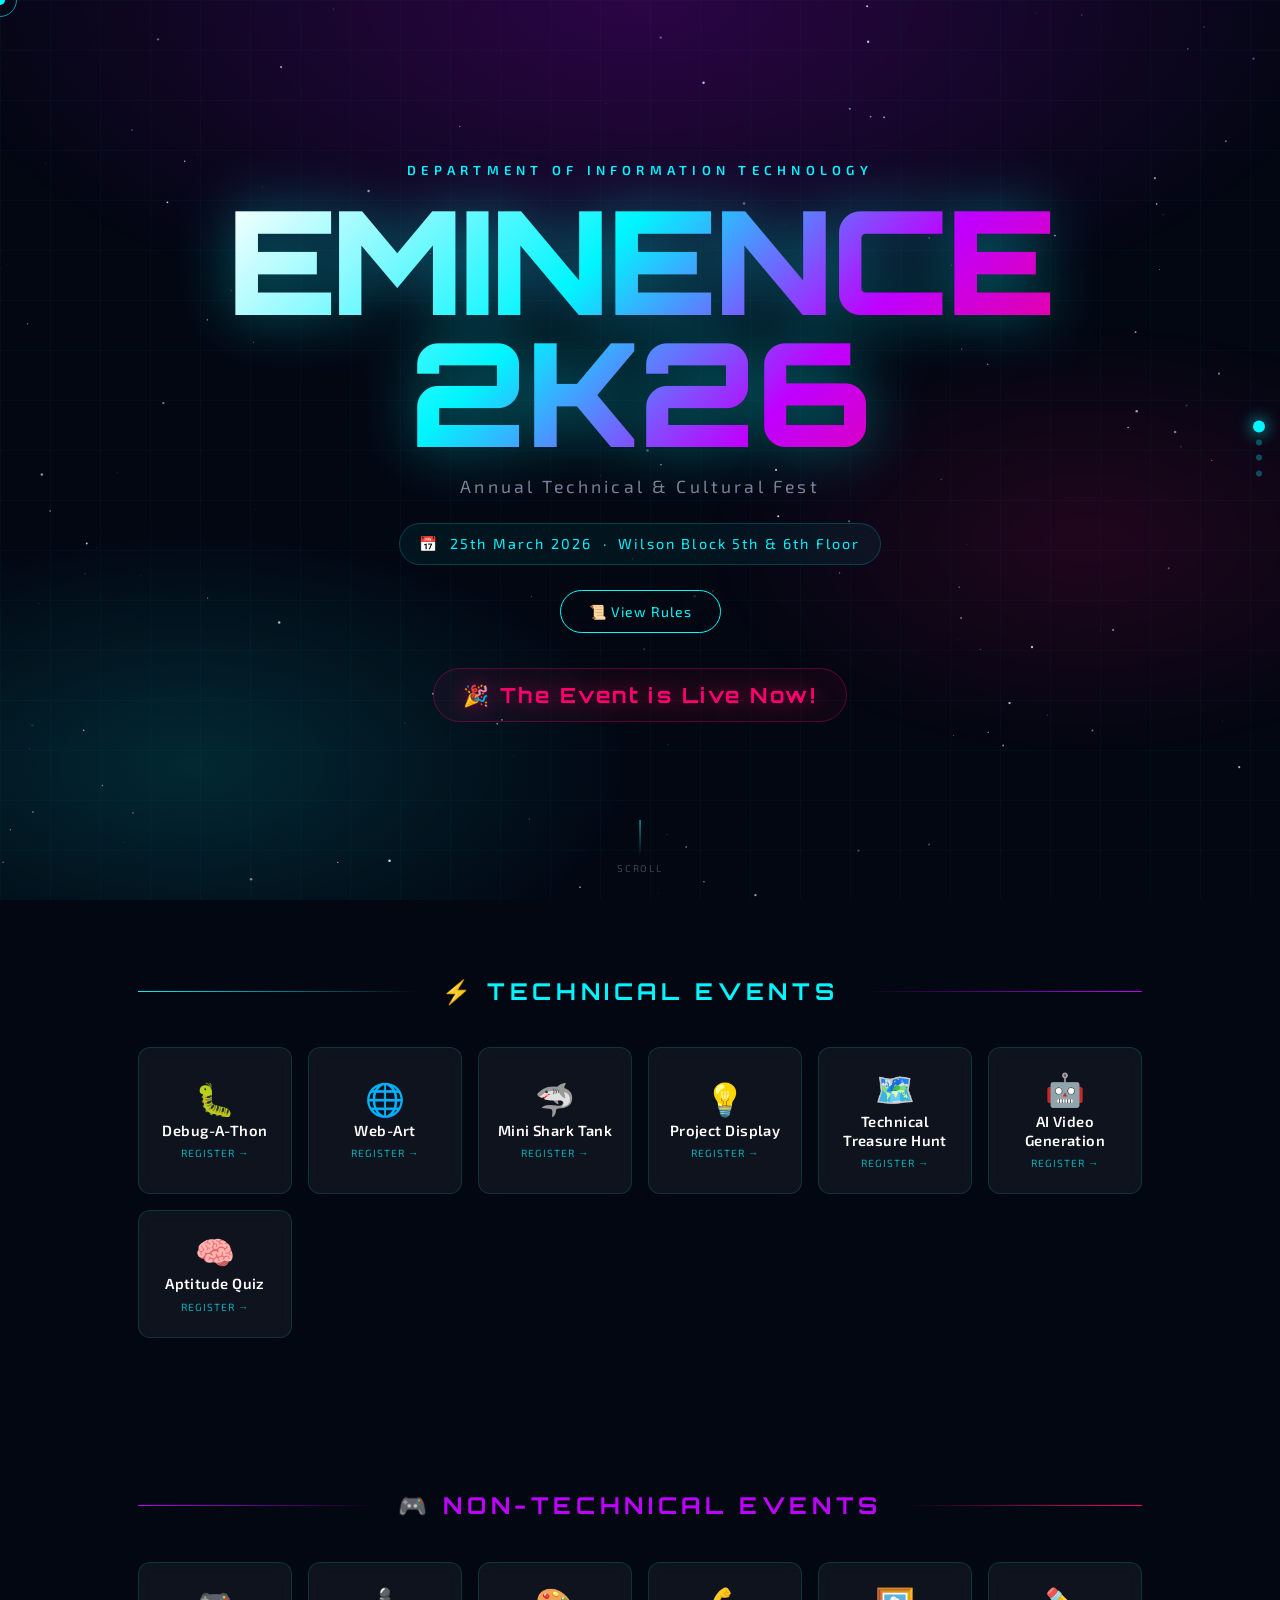
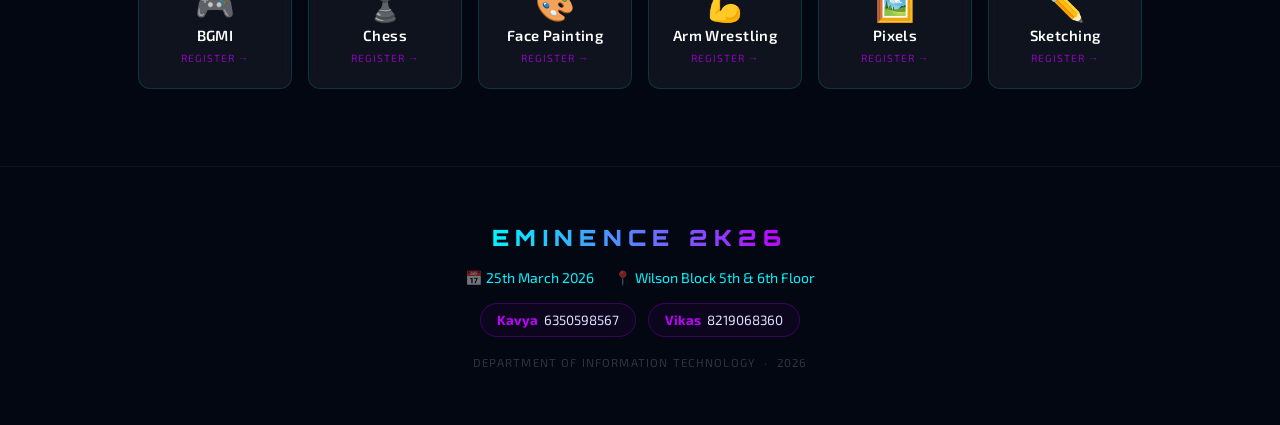
<file: index.html>
<!DOCTYPE html>
<html lang="en">
<head>
  <meta charset="UTF-8">
  <meta name="viewport" content="width=device-width, initial-scale=1.0, maximum-scale=1.0">
  <title>EMINENCE 2K26</title>

  <!-- Google Fonts -->
  <link rel="preconnect" href="https://fonts.googleapis.com">
  <link rel="preconnect" href="https://fonts.gstatic.com" crossorigin>
  <link href="https://fonts.googleapis.com/css2?family=Orbitron:wght@400;700;900&family=Exo+2:wght@300;400;600&display=swap" rel="stylesheet">

  <!-- Styles -->
  <link rel="stylesheet" href="styles.css">
</head>
<body>

  <!-- Starfield canvas (behind everything) -->
  <canvas id="stars"></canvas>

  <!-- Floating particles -->
  <div class="particles-wrap" id="particlesWrap"></div>

  <!-- Custom cursor (desktop only, hidden via CSS on touch) -->
  <div class="cursor"      id="cursor"></div>
  <div class="cursor-ring" id="cursorRing"></div>

  <!-- Nav dots — populated by app.js based on category count -->
  <nav class="nav-dots" id="navDots" aria-hidden="true"></nav>

  <!--
    ╔══════════════════════════════════════════╗
    ║  All content is injected here by app.js  ║
    ║  which reads events.json at page load.   ║
    ╚══════════════════════════════════════════╝
  -->
  <main id="app">
    <p class="loading-msg">Loading events…</p>
  </main>

  <!-- App script -->
  <script src="./scriptwithadmin.js"></script>
</body>
</html>
</file>
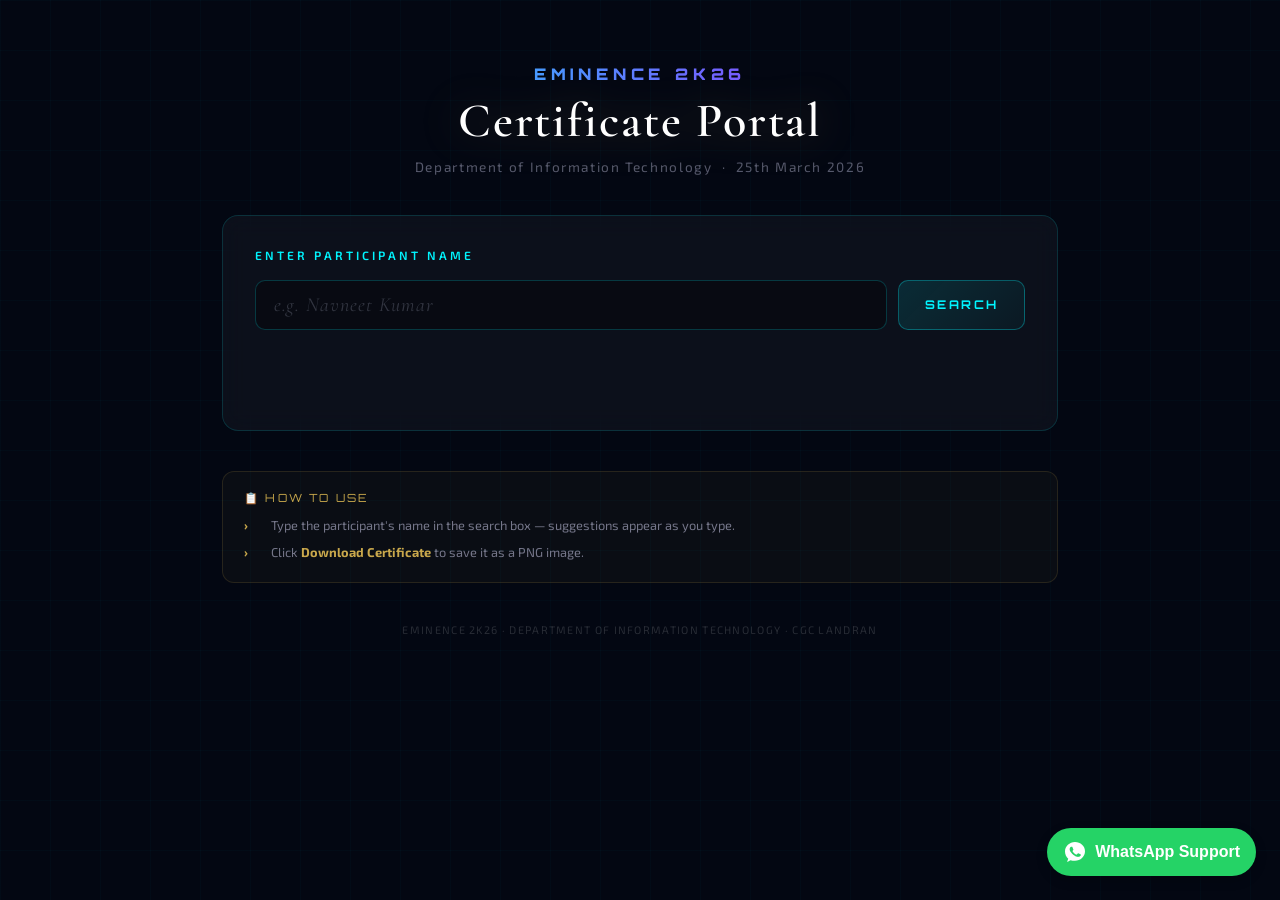
<file: certificates/index.html>
<!DOCTYPE html>
<html lang="en">
<head>
  <meta charset="UTF-8">
  <meta name="viewport" content="width=device-width, initial-scale=1.0">
  <title>Certificate Portal — EMINENCE 2K26</title>
  <link href="https://fonts.googleapis.com/css2?family=Orbitron:wght@700;900&family=Exo+2:wght@300;400;600&family=Cormorant+Garamond:ital,wght@0,400;0,600;1,400;1,600&display=swap" rel="stylesheet">
  <style>
    /* ── TOKENS ── */
    :root {
      --neon:  #00f5ff;
      --neon2: #bf00ff;
      --gold:  #c9a84c;
      --dark:  #030712;
      --card:  rgba(255,255,255,0.04);
      --border: rgba(0,245,255,0.14);
    }

    *, *::before, *::after { box-sizing: border-box; margin: 0; padding: 0; }
    html { scroll-behavior: smooth; }

    body {
      font-family: 'Exo 2', sans-serif;
      background: var(--dark);
      color: #e0e0ff;
      min-height: 100vh;
      overflow-x: hidden;
    }

    /* grid overlay */
    body::before {
      content: '';
      position: fixed; inset: 0; z-index: 0;
      background-image:
        linear-gradient(rgba(0,245,255,0.025) 1px, transparent 1px),
        linear-gradient(90deg, rgba(0,245,255,0.025) 1px, transparent 1px);
      background-size: 50px 50px;
      pointer-events: none;
    }

    /* ── PAGE LAYOUT ── */
    .page {
      position: relative; z-index: 1;
      max-width: 900px; margin: 0 auto;
      padding: clamp(2rem, 5vw, 4rem) clamp(1rem, 4vw, 2rem);
      display: flex; flex-direction: column; gap: 2.5rem;
    }

    /* ── HEADER ── */
    .page-header { text-align: center; }
    .page-logo {
      font-family: 'Orbitron', monospace;
      font-size: clamp(0.8rem, 3vw, 1rem);
      font-weight: 900; letter-spacing: 0.3em;
      background: linear-gradient(90deg, var(--neon), var(--neon2));
      -webkit-background-clip: text; -webkit-text-fill-color: transparent; background-clip: text;
      margin-bottom: 0.5rem;
    }
    .page-title {
      font-family: 'Cormorant Garamond', serif;
      font-size: clamp(1.8rem, 6vw, 3rem);
      font-weight: 600; letter-spacing: 0.04em;
      color: #fff;
      filter: drop-shadow(0 0 20px rgba(201,168,76,0.3));
    }
    .page-sub {
      margin-top: 0.5rem;
      font-size: clamp(0.72rem, 2vw, 0.85rem);
      color: rgba(224,224,255,0.38); letter-spacing: 0.12em;
    }

    /* ── SEARCH BOX ── */
    .search-card {
      background: var(--card);
      border: 1px solid var(--border);
      border-radius: 16px;
      padding: clamp(1.4rem, 4vw, 2rem);
      display: flex; flex-direction: column; gap: 1.1rem;
      backdrop-filter: blur(12px);
      animation: fadeUp 0.6s ease forwards;
    }
    .search-label {
      font-size: clamp(0.65rem, 2vw, 0.75rem);
      letter-spacing: 0.25em; text-transform: uppercase;
      color: var(--neon); font-weight: 600;
    }
    .search-row {
      display: flex; gap: 0.7rem; flex-wrap: wrap;
    }
    .search-input {
      flex: 1; min-width: 0;
      background: rgba(0,0,0,0.3);
      border: 1px solid rgba(0,245,255,0.2);
      border-radius: 10px;
      padding: 0.75rem 1.1rem;
      color: #fff;
      font-family: 'Cormorant Garamond', serif;
      font-size: clamp(1rem, 3vw, 1.25rem);
      letter-spacing: 0.05em;
      outline: none;
      transition: border-color 0.2s, box-shadow 0.2s;
    }
    .search-input::placeholder { color: rgba(224,224,255,0.2); font-style: italic; }
    .search-input:focus {
      border-color: rgba(0,245,255,0.5);
      box-shadow: 0 0 0 3px rgba(0,245,255,0.07);
    }
    .btn-search {
      padding: 0.75rem 1.6rem;
      border-radius: 10px;
      border: 1px solid rgba(0,245,255,0.3);
      background: linear-gradient(135deg, rgba(0,245,255,0.12), rgba(0,245,255,0.04));
      color: var(--neon);
      font-family: 'Orbitron', monospace;
      font-size: clamp(0.65rem, 2vw, 0.75rem);
      font-weight: 700; letter-spacing: 0.2em;
      cursor: pointer;
      transition: all 0.2s;
      white-space: nowrap;
    }
    .onspot-box {
  margin-top: 8px;
  font-size: 14px;
}

.onspot-btn {
  background: none;
  border: none;
  color: #2563eb;
  cursor: pointer;
  padding: 0;
  font-size: 14px;
  text-decoration: underline;
}

.onspot-btn:hover {
  opacity: 0.8;
}

.onspot-text {
  color: #555;
  margin-left: 4px;
}
    .btn-search:hover {
      background: rgba(0,245,255,0.2);
      border-color: var(--neon);
      box-shadow: 0 0 18px rgba(0,245,255,0.2);
    }

    /* suggestions */
    .suggestions {
      display: flex; flex-wrap: wrap; gap: 0.45rem;
      min-height: 0;
    }
    .sug-chip {
      padding: 0.28rem 0.75rem;
      border-radius: 100px;
      border: 1px solid rgba(0,245,255,0.18);
      background: rgba(0,245,255,0.05);
      color: rgba(224,224,255,0.65);
      font-size: clamp(0.68rem, 1.8vw, 0.76rem);
      cursor: pointer;
      transition: background 0.15s, border-color 0.15s, color 0.15s;
    }
    .sug-chip:hover { background: rgba(0,245,255,0.14); border-color: var(--neon); color: #fff; }

    /* status messages */
    .status-msg {
      font-size: clamp(0.72rem, 2vw, 0.82rem);
      min-height: 1.2em; letter-spacing: 0.05em;
    }
    .status-msg.ok  { color: #00ff8c; }
    .status-msg.err { color: #ff4d7a; }

    /* ── CERTIFICATE PREVIEW ── */
    .preview-section {
      display: none;
      flex-direction: column; gap: 1.2rem;
      animation: fadeUp 0.5s ease forwards;
    }
    .preview-section.visible { display: flex; }

    .preview-label {
      font-size: clamp(0.62rem, 1.8vw, 0.72rem);
      letter-spacing: 0.25em; text-transform: uppercase;
      color: rgba(224,224,255,0.3); font-weight: 600;
      text-align: center;
    }

    .canvas-wrap {
      width: 100%;
      border-radius: 12px; overflow: hidden;
      box-shadow: 0 0 50px rgba(201,168,76,0.18), 0 0 100px rgba(0,0,0,0.5);
      border: 1px solid rgba(201,168,76,0.2);
    }
    #certCanvas { display: block; width: 100%; height: auto; }

    .btn-download {
      align-self: center;
      padding: 0.85rem 2.5rem;
      border-radius: 12px;
      border: 1px solid rgba(201,168,76,0.4);
      background: linear-gradient(135deg, rgba(201,168,76,0.18), rgba(201,168,76,0.06));
      color: var(--gold);
      font-family: 'Orbitron', monospace;
      font-size: clamp(0.68rem, 2.2vw, 0.82rem);
      font-weight: 700; letter-spacing: 0.22em;
      cursor: pointer;
      transition: all 0.22s;
    }
    .btn-download:hover {
      background: rgba(201,168,76,0.28);
      border-color: var(--gold);
      box-shadow: 0 0 28px rgba(201,168,76,0.25);
      transform: translateY(-2px);
    }

    /* ── INSTRUCTIONS ── */
    .instructions {
      background: rgba(201,168,76,0.04);
      border: 1px solid rgba(201,168,76,0.15);
      border-radius: 12px;
      padding: clamp(1rem, 3vw, 1.4rem) clamp(1rem, 3vw, 1.5rem);
    }
    .instr-title {
      font-family: 'Orbitron', monospace;
      font-size: clamp(0.62rem, 1.8vw, 0.72rem);
      letter-spacing: 0.2em; text-transform: uppercase;
      color: var(--gold); margin-bottom: 0.7rem;
    }
    .instr-list {
      list-style: none; display: flex; flex-direction: column; gap: 0.4rem;
    }
    .instr-list li {
      display: grid; grid-template-columns: 1.4rem 1fr; gap: 0.3rem;
      font-size: clamp(0.72rem, 2vw, 0.82rem);
      color: rgba(224,224,255,0.5); line-height: 1.55;
    }
    .instr-list li::before { content: '›'; color: var(--gold); font-weight: 700; }

    /* ── FOOTER ── */
    .page-footer {
      text-align: center;
      font-size: 0.68rem; color: rgba(255,255,255,0.15); letter-spacing: 0.12em;
      padding-bottom: 1rem;
    }

    /* ── ANIMATIONS ── */
    @keyframes fadeUp {
      from { opacity: 0; transform: translateY(16px); }
      to   { opacity: 1; transform: translateY(0); }
    }
  </style>
</head>
<body>
<div class="page">

  <!-- Header -->
  <div class="page-header">
    <div class="page-logo">EMINENCE 2K26</div>
    <h1 class="page-title">Certificate Portal</h1>
    <p class="page-sub">Department of Information Technology &nbsp;·&nbsp; 25th March 2026</p>
  </div>

  <!-- Search Card -->
  <div class="search-card">
    <div class="search-label">Enter Participant Name</div>
    <div class="search-row">
      <input
        type="text"
        class="search-input"
        id="nameInput"
        placeholder="e.g. Navneet Kumar"
        autocomplete="off"
        oninput="onInput()"
        onkeydown="if(event.key==='Enter') searchName()"
      >
      <button class="btn-search" onclick="searchName()">SEARCH</button>
    </div>
    <!-- Live suggestions -->
    <div class="suggestions" id="suggestions"></div>
    <!-- Status -->
    <div class="status-msg" id="statusMsg"></div>
    <div class="onspot-msg" id="onSpot">
      </div>
  </div>

  <!-- Certificate Preview -->
  <div class="preview-section" id="previewSection">
    <div class="preview-label">Certificate Preview — Click Download to save</div>
    <div class="canvas-wrap">
      <canvas id="certCanvas"></canvas>
    </div>
    <button class="btn-download" id="btnDownload" onclick="downloadCert()">
      ⬇ &nbsp;Download Certificate
    </button>
  </div>

  <!-- Instructions -->
<div
  style="
    background: rgba(201,168,76,0.04);
    border: 1px solid rgba(201,168,76,0.15);
    border-radius: 12px;
    padding: 1.2rem 1.3rem;
  "
>
  <div
    style="
      font-family: 'Orbitron', monospace;
      font-size: 0.7rem;
      letter-spacing: 0.2em;
      text-transform: uppercase;
      color: #C9A84C;
      margin-bottom: 0.7rem;
    "
  >
    📋 How to use
  </div>

  <ul
    style="
      list-style: none;
      display: flex;
      flex-direction: column;
      gap: 0.4rem;
      padding: 0;
      margin: 0;
    "
  >
    <li
      style="
        display: grid;
        grid-template-columns: 1.4rem 1fr;
        gap: 0.3rem;
        font-size: 0.8rem;
        color: rgba(224,224,255,0.5);
        line-height: 1.55;
      "
    >
      <span style="color:#C9A84C; font-weight:700;">›</span>
      <span>Type the participant's name in the search box — suggestions appear as you type.</span>
    </li>

    <li
      style="
        display: grid;
        grid-template-columns: 1.4rem 1fr;
        gap: 0.3rem;
        font-size: 0.8rem;
        color: rgba(224,224,255,0.5);
        line-height: 1.55;
      "
    >
      <span style="color:#C9A84C; font-weight:700;">›</span>
      <span>
        Click <strong style="color:#C9A84C;">Download Certificate</strong> to save it as a PNG image.
      </span>
    </li>
  </ul>
</div>
<a
  href="https://wa.me/7307159865?text=Hi%20I%20am%20facing%20an%20issue%20with%20my%20certificate"
  target="_blank"
  rel="noopener noreferrer"
  style="
    position: fixed;
    bottom: 24px;
    right: 24px;
    z-index: 9999;
    text-decoration: none;
  "
>
  <div
    style="
      display: flex;
      align-items: center;
      gap: 8px;
      background-color: #25D366;
      color: white;
      padding: 12px 16px;
      border-radius: 999px;
      box-shadow: 0 4px 12px rgba(0,0,0,0.2);
      font-family: Arial, sans-serif;
      font-weight: 600;
    "
  >
    <svg
      style="width: 24px; height: 24px;"
      fill="currentColor"
      viewBox="0 0 24 24"
    >
      <path d="M12 2C6.486 2 2 6.262 2 11.532c0 2.793 1.217 5.364 3.237 7.143L4 22l3.511-1.84c1.354.376 2.79.576 4.489.576 5.514 0 10-4.262 10-9.532S17.514 2 12 2zm5.52 13.55c-.233.648-1.347 1.245-1.851 1.318-.47.067-1.063.095-1.713-.105-.394-.12-.899-.293-1.55-.573-2.726-1.177-4.507-3.946-4.645-4.12-.138-.174-1.107-1.47-1.107-2.803 0-1.332.698-1.988.947-2.26.25-.272.544-.34.726-.34.181 0 .363.002.522.01.168.008.39-.064.61.465.233.573.791 1.988.86 2.132.069.144.115.312.023.506-.092.194-.138.312-.273.48-.138.168-.29.376-.413.506-.138.144-.28.3-.12.58.16.28.71 1.162 1.524 1.882 1.047.935 1.93 1.226 2.21 1.362.28.136.443.115.607-.07.165-.186.698-.812.885-1.09.186-.28.372-.233.63-.14.258.093 1.63.768 1.91.908.28.14.465.21.535.326.07.115.07.673-.163 1.32z"/>
    </svg>

    <span style="display: inline;">WhatsApp Support</span>
  </div>
</a>

  <div class="page-footer">EMINENCE 2K26 · DEPARTMENT OF INFORMATION TECHNOLOGY · CGC LANDRAN</div>
</div>

<script>

const PARTICIPANTS = [ 
  "Shahnawaj Hussain",
  "Ajay Rana",
  "Sikindra Kumar",
  "Jasneek Saluja",
  "Garv Puri",
  "Anish Anand",
  "Sanyam",
  "Kartik Singh",
  "Sanchit Mehra",
  "Aayu Sharma",
  "Harsimar Kaur",
  "Suraj Kumar",
  "Sudhanshu Kumar",
  "Tanish Verma",
  "Vishal",
  "Harshit Raj",
  "Khushi",
  "Pranav Chandan",
  "Pranav Khajuria",
  "Kushagra Maheshwari",
  "Abhay Kumar Yadav",
  "Akshat Shukla",
  "Ansh Singla",
  "Geetansh Sahni",
  "Madhur Saini",
  "Sushant Sangwan",
  "Swastik Gautam",
  "Naman goyal",
  "Tauqeer Khan",
  "Dabloo Kumar",
  "Harshil jain",
  "Ananya Sethi",
  "Bhavneesh",
  "Chahatesh",
  "Arshia Sood",
  "Ayush Kumar Singh",
  "Aashish Mittal",
  "Agnik De",
  "Rohan Singh",
  "Peeyush Sagar",
  "Ansh Gandhi",
  "Mishty Sharma",
  "Diksha",
  "Anmol",
  "Aman Pannu",
  "Nandani Kumari",
  "Luvneet Singh",
  "Parmjit Singh",
  "Kawalpreet kaur",
  "Siddharth Gupta",
  "Shiv partap",
  "Ranvir Singh",
  "Rishabh Chauhan",
  "Pulkit",
  "Mohammad Nasir",
  "Ankit Sharma",
  "Kushal Kansal",
  "Harnoor Singh",
  "Lakshita",
  "Sumit Gupta",
  "Vaibhav Sharma",
  "Sahil Tiwari",
  "Aditya Passi",
  "Sahaj",
  "Kirti gautam",
  "Anirudh Sehgal",
  "Utkarsh Tripathi",
  "Hemant Kumar",
  "Aman Kumar",
  "Jagdish",
  "Palak Sharma",
  "Payal Sharma",
  "Siyona",
  "Puja kumari",
  "Saloni Rana",
  "Anshpreet singh",
  "Hariom Dwivedi",
  "Rahul Raj",
  "Siddhant Jindal",
  "Devesh Kumar",
  "Sunny Kumar",
  "Satyam",
  "Harshit Jaguri",
  "Lakshay",
  "Kritik Ayush bahri",
  "Pawan kumar",
  "Shalini Kumari",
  "Kalyan Modak",
  "Jashanpreet Singh",
  "Harshit Sharma",
  "Adarsh kumar",
  "Neha kumari",
  "Simran",
  "Aanya Bisht",
  "Kartik Sharma",
  "Sahil Chaudhary",
  "Prince Kumar",
  "Ipsa",
  "Om Handa",
  "Khushi Mehta",
  "Jashanpreet Kaur",
  "Jashan Mahajan",
  "Shivam Sawhney",
  "Tejasav",
  "Samarth",
  "Rahul chand",
  "Harpreet kaur",
  "Tarun Kumar Saini",
  "Shikha",
  "Manveer",
  "Urvashi",
  "Kshitij jain",
  "Sachin kumar",
  "Manav Singh",
  "Hiteksh Garg",
  "Shubham Kumar",
  "Shashwat",
  "Kanhaiya prasad",
  "Kowshish",
  "Jasmeet singh",
  "Meghnath kumar",
  "Sonali shree",
  "Himanshu Shekhar",
  "Lovepreet Singh",
  "Gaurav kumar",
  "Manish singh",
  "Rahul kumar",
  "Arshpreet Kaur",
  "Arshad Khan",
  "Harshit Singla",
  "Simar Rajpal",
  "Ishan singh",
  "Eshika thakur",
  "Pankaj",
  "Kunal",
  "Nimit Kumar",
  "Jahan lamba",
  "Simarpreet Kaur",
  "Yashvi",
  "Vinit",
  "Saket kumar",
  "Suhani chaubey",
  "Taranjit Singh",
  "Sneha pruthi",
  "Tanish Dudeja",
  "Geetansh",
  "Aditya Raj",
  "Raj Wardhan",
  "Ipshita Bhardwaj",
  "Jaideep taak",
  "Kartik Narang",
  "Radhika",
  "Yuvraj Ranaut",
  "Anshika",
  "Ritika",
  "Rishav Kumar",
  "Rajan Gupta",
  "Pawni",
  "Tanish",
  "Ridhi",
  "Rikita Maiti",
  "Kartik",
  "Yogesh",
  "Daksh",
  "Divyanshu kumar",
  "Rasesh Kumar",
  "Ankur kumar",
  "Nakul Bansal",
  "Sharandeep Kaur",
  "Tanzeel Gani Shah",
  "Arun Kumar",
  "Om Ahuja",
  "Kavinder Singh",
  "Navdeep Singh",
  "Anurag Raj",
  "Abhimanyu",
  "Aryansh Chadha",
  "Saif Ahmad Ansari",
  "Aryan Lanjewar",
  "Bhumika sood",
  "Aarchie",
  "Vanshika",
  "Dev Parkash",
  "Aditya Modgil",
  "Punya",
  "Khushboo Arora",
  "Palak",
  "Shubhangi",
  "Richa Kumari",
  "Ritika Sinha",
  "Jitesh",
  "Taranjot Kaur",
  "Ankita devi",
  "Ojas tyagi",
  "Deepansh arora",
  "Arvish",
  "Neha",
  "Syed Shifaat Bukhari",
  "Jashn Gawri",
  "Muskan",
  "Hritik Dubey",
  "Gagandeep",
  "Harshpreet Singh",
  "Arpit Verma",
  "TINU ANAND KUMAR",
  "Chetanya Somra",
  "Agam Setia",
  "Riya monga",
  "Anshika Garg",
  "Komal Kumari",
  "Yash",
  "Om Mittal",
  "Akarsh",
  "Arsh Jindal",
  "Disha Pathak",
  "Navdeep Dhiman",
  "Yashi Bhardwaj",
  "Arshpreet Singh",
  "Preet",
  "Sameer",
  "Ravish Sethi",
  "Ramanjeet Kaur",
  "Abhay",
  "Manveer Singh Panesar",
  "Rajnish Kumar",
  "Ipshita bhardwaj",
  "Deepanshu Sharma",
  "Paras Dhingra",
  "Ruhani",
  "Aastha",
  "Ashutosh",
  "Manish Kumar",
  "Ketan",
  "Pranjul Salwan",
  "Kavish Jain",
  "Arsha Anand",
  "Amanpreet Kaur",
  "Priyanka",
  "Vrinda",
  "Karan Tayal",
  "Raghav Taneja",
  "Sakshi",
  "Vishrut",
  "Arun kumar",
  "Shelly Vats",
  "Rajneet kaur",
  "Harjot Singh",
  "Vasu Sharma",
  "Reshika",
  "Arshdeep kaur",
  "Samridhi",
  "Mehak",
  "Ayush Gandhi",
  "Amit Kumar",
  "Sarthak Sharma",
  "Paras Bhatia",
  "Bhavuk",
  "Arshdeep Singh",
  "Yash kumar",
  "Parul",
  "Parm Surjan",
  "Sagar",
  "Amit kumar",
  "Taranpreet Singh",
  "Prince",
  "Akshit",
  "Sachin Kumar",
  "Jatin",
  "SAMRITI",
  "Gunjot Kaur",
  "Ashish Gupta",
  "Nitish Kumar",
  "Lokesh",
  "Piyush",
  "Arnav Mahajan",
  "Raghav jain",
  "Sambhav",
  "Meetinder kaur",
  "Jwala Singh",
  "Pranshu Chawla",
  "Priyanshu Bhatt",
  "Gursharan Singh",
  "Prabhjot Singh",
  "Lakshya Dhiman",
  "Ayush",
  "Ansharah Anjum",
  "Harmann Sandal",
  "Ankush",
  "Akshat Kumar",
  "Harsh Kumar",
  "Ansh Monga",
  "Tanav Bhalla",
  "Lovish Jindal",
  "Tanish Chalana",
  "Mukul Kumar",
  "Jayant Jindal",
  "Parmeet singh",
  "PRANAV VATS",
  "Rohit kumar",
  "Ayush Bhasin",
  "Ayush Singh Rawat",
  "Robin Rana",
  "Abhishek",
  "Divyang Sharma",
  "Sparsh Pathak",
  "Abhishek Tiwari",
  "Dhruv Thakur",
  "Prabhakar Jha",
  "Atul Kumar",
  "Jayant priya",
  "Khushpreet singh",
  "Divyam",
  "Aryan Sharma",
  "Jyotirmay Ahuja",
  "Tanish Bhatia",
  "Travishpal Singh Dhillon",
  "Ayush ranjan",
  "Ashima Pandey",
  "Amandeep",
  "Harsh",
  "Shivam kashyap",
  "Aditya Raitka",
  "Aditya Thakur",
  "Kartik Tayal",
  "Jaspreet singh",
  "Harshit kabba",
  "Rachit oberoi",
  "Khushpreet Sharma",
  "sumit kumar",
  "Amarjeet Kumar",
  "Keshav Rana",
  "Lavish",
  "Sahil Thakur",
  "Priyanshu Chowdhury",
  "Yuvraj Kumar",
  "Aditya",
  "Naitik kumar",
  "Kabir Kumar",
  "Avleen",
  "Chandan Pandey",
  "Viraj Thakur",
  "Rohit",
  "Sandeep",
  "Happy gupta",
  "Harsh Nivyam",
  "Aksh saini",
  "Ridhima",
  "Priyanshi",
  "Chahat Dhamija",
  "Ayush Kumar",
  "Thomas cheeda",
  "Taniya",
  "Kashish",
  "Mohit",
  "Manjot Singh",
  "Piyush sharma",
  "Monu Raj",
  "Raunit Ranjan",
  "Shivani Thakur",
  "Ravneet kaur",
  "Sakshi Jaswani",
  "Deepash Singh",
  "Preeti",
  "PRITHVI KAPILA",
  "Nadeem Mallick",
  "Sonia",
  "Purushotam Kumar Jha",
  "Ravish Rajveer",
  "Naveen",
  "Tanishq Chaturvedi",
  "Mohd Nomaan Atiq",
  "Anshika Bakshi",
  "Priya",
  "Pratyush",
  "Piyuesh choudhary",
  "Payal",
  "Aditya Kumar Chaubey",
  "Aman",
  "Sanskriti Negi",
  "Rohan yadav",
  "Ankita Kumari",
  "Ankita Datta",
  "Tannu",
  "Yugam Manocha",
  "SHUBH AHUJA",
  "Vishal Singla",
  "Vinayak Verma",
  "Tushar",
  "Vanshika sharma",
  "Ritik Raj Tiwari",
  "Krish",
  "Simranjeet kaur",
  "Atul Sharma",
  "Akshay",
  "Abhay Thakur",
  "Shresth kakkar",
  "Pratham singh",
  "Dhruv Bansal",
  "Keshav Singla",
  "Kartik Thakur",
  "Vaishnavi singh",
  "Anchal Kumari",
  "Shradha Dhawan",
  "Ayush verma",
  "Priyanshu Gupta",
  "Khwahish",
  "Gourang grover",
  "Royan Raj",
  "Harshita",
  "Shradha Chrungoo",
  "Dhruv setia",
  "Shorya dadwal",
  "KLSH",
  "Chhavi Jain",
  "Raxit",
  "Riddim",
  "Moulik",
  "Tejas Tomar",
  "AYUSH GARG",
  "Drishti",
  "Sumit singh",
  "Ayush Dogra",
  "Tanmay arora",
  "Bharat Kalia",
  "Swati Kumari",
  "Ayush mishra",
  "Sanjeev verma",
  "Prashant Kumar",
  "Priyanshu kumar",
  "Alisha",
  "Saloni Kumari",
  "Gaurav Kumar",
  "Dev Kanwar",
  "Ayush kumar",
  "Siddhant ravi",
  "Shukriti Singh",
  "Sorabh Pal",
  "Raju Kumar Singh",
  "Sania",
  "Abhijeet Kumar Singh",
  "Gauri dhiman",
  "Aakash kumar",
  "Faisal Ahsan",
  "Dhruv kumar",
  "Mehakdeep Singh",
  "Davinder singh",
  "Adarsh Guleria",
  "Chirag",
  "Alok sagar",
  "Aditya Katoch",
  "Ayushi",
  "Digvijay Thakur",
  "Aarti",
  "Sahil Yadav",
  "Aksheeta",
  "Ankur Singh",
  "Mahin Sharda",
  "Arpit",
  "Ishmeet Kaur",
  "Pardeep kaur",
  "Kashish Goyal",
  "Kartik Tanwar",
  "Sambhav Jain",
  "Neeraj kumar",
  "Neeraj kumar Pandey",
  "Kanak ladha",
  "Kanika",
  "Akshit sirohi",
  "Manvi goyal",
  "Radhika Bathla",
  "Parmeet kaur",
  "Aniket Singh Rathor",
  "Akash Goswami",
  "Vijay Kumar Roy",
  "Ravish Godara",
  "Shivam",
  "Ritwik",
  "Ram",
  "Vansh baldiya",
  "Himanshu Joshi",
  "Lakshika",
  "Kaushik Raj",
  "Ajay",
  "Vansh",
  "Akshdeep Singh",
  "Jaideep",
  "Garvit Thakur",
  "Rishabh",
  "Yash mittal",
  "Mohd Aadil Wani",
  "Simarjot",
  "Rakesh Kumar",
  "Rupesh Kumar",
  "Karan",
  "Ritesh Kumar",
  "mahak",
  "Aashima",
  "Sahil kunwar",
  "Kamal kumar",
  "Himanshu kumar",
  "Krish kumar",
  "Mithilesh Kumar",
  "Rudraksh mani sharma",
  "Arpit sandhu",
  "Inderpal Singh",
  "Divyank",
  "Udit Yadav",
  "Satvik Arora",
  "Chetan",
  "Krish Chhabra",
  "Sumant Dhar",
  "Tejesh kumar",
  "Abhijit Singh Siddhu",
  "Tanish Kumar",
  "Anshu Yadav",
  "Rahul Kumar Kaushal",
  "Satyam parashar",
  "Mayank Kumar",
  "Anubhav Handa",
  "Vedeesh Khowal",
  "SAHIL",
  "Muskan Kumari",
  "Krrish Gurung",
  "Ravi",
  "Kushal Ahlawat",
  "Shubham",
  "Harsh Sharma",
  "Shubham kumar",
  "Parth",
  "Varun",
  "Muskaan Malik",
  "Aditya Kumar Rai",
  "Sachin",
  "Shourya Thakur",
  "Amanpreet singh",
  "Yash Mohan",
  "Diwakar Singh Rawat",
  "Deepak Sharma",
  "Saksham",
  "Sourav",
  "Udit",
  "Amisha Bharti",
  "Aditya Chaudhary",
  "Khushjeet Singh",
  "Anubhav",
  "Aniket Sharma",
  "Mayank bhardwaj",
  "Jatin dahiya",
  "Arnav",
  "Aditya Singh",
  "Abhinav Gupta",
  "Lakshit",
  "Anand Bhardwaj",
  "Akash Paul",
  "Akash Kumar Yadav",
  "Bhavit",
  "Mohit Bansal",
  "Uday Sehgal",
  "Shashank Nautiyal",
  "Rishav",
  "ABHISHEK",
  "DIPANSHU",
  "Ujjawalkamboj",
  "Kheshant",
  "Jetain",
  "Ramneet Singh Bhatia",
  "Rishabh Jain",
  "Tusar Dod",
  "Vicky Mandal",
  "Moh Vasim",
  "Priyanshu Kumar Mishra",
  "Suflam sharma",
  "Daksh Chandan",
  "Anish Sharma",
  "Himanshu Katoch",
  "Lokeshwar",
  "Ajaib Singh",
  "Parasveer Singh",
  "Ritish Mehta",
  "Manjot singh",
  "Dhairya anand",
  "Akshit Sharma",
  "PARIDHI",
  "Sujal",
  "Ankush Kumar",
  "Nitin",
  "Sangam Yadav",
  "Laksh gandhi",
  "Vansh Rana",
  "Nakshtra",
  "Parth sood",
  "Harmandeep singh",
  "Abhay Vashisht",
  "Priyanshu",
  "Kanav",
  "Yashasvi",
  "Ravish raj",
  "Davinder",
  "Ojas Sharma",
  "Suryansh thakur",
  "Anmol Saini",
  "Sachandeep Singh",
  "Bhavay Vij",
  "Rhythm",
  "Bhism Dev",
  "Kunal rawat",
  "Lalit kumar",
  "Nishant",
  "Anurag",
  "Chiranshu sharma",
  "Devansh",
  "Aryan",
  "Ashu",
  "Vanshaj Rathi",
  "Jasnoor singh",
  "Rakshit Bhardwaj",
  "Taranjot Singh",
  "Anmolmeet Singh",
  "Ankit sharma",
  "Satyam Tiwari",
  "Lalit kishor",
  "Danish Datta",
  "Vaibhav Pratap Singh",
  "Utkarsh",
  "Ujjawal",
  "Shruti Kumari",
  "Sehejnit",
  "Vansham",
  "Harsh Thakur",
  "Shiv Pratap Singh Chauhan",
  "Anish",
  "Pranav Vashisht",
  "Navneet barwal",
  "Mehak Rani",
  "Abhinav Agarwal",
  "Khushal thakur",
  "Tushar Singla",
  "Abhijeet rana",
  "Pranjal",
  "Aniket",
  "Gaurav",
  "Akash Sharma",
  "Sahil Saroya",
  "Ramandeep Singh",
  "Lallit kishor",
  "Rujul",
  "Parshant Kumar",
  "Madhvendra",
  "Gourav Thakur",
  "Saras",
  "Raghav gupta",
  "Ada",
  "Kunal Sehgal",
  "Aman singh",
  "Anjay Kumar Singh",
  "krishna",
  "Akshya kumar",
  "Japneet",
  "Akash Singh",
  "Deepanshu",
  "Naman pandey",
  "Dakshit Sharma",
  "Pravesh",
  "Ashmit sharma",
  "Aniket Thakur",
  "Harpreet Singh",
  "Vivek",
  "Jatin gupta",
  "Pihu",
  "Ritik Kumar",
  "Sujal singh mahar",
  "Vedansh Chauhan",
  "Nandkishor",
  "Devanshu kumar",
  "Arshdeep singh cheema",
  "Abhay Sharma",
  "Harshit Tomar",
  "Vansh jain",
  "Anshul",
  "Nitish kushwaha",
  "Prabhpreet Singh",
  "Amanpreet Singh",
  "Nikhil Kumar",
  "Uday kumar",
  "Gurdeep singh",
  "Aditya singh",
  "Avneet Singh",
  "Aditya aggarwal",
  "Vaibhav Datta",
  "Prakash kumar",
  "Parth bhardwaj",
  "Jaspreet Singh",
  "Vansh Arora",
  "Manthan",
  "Rohineet",
  "Harsh Preet singh",
  "Abhinav",
  "Riddhima",
  "Harsh arya",
  "Chirag Goyal",
  "Nitin Singh",
  "Vivek das",
  "Sunil kumar",
  "Nakshatra Khanna",
  "Harman Singh",
  "Riahab",
  "Saksham Aujla",
  "Hardik Kumar",
  "Sonali",
  "Bhairavi",
  "Lakshay choudhary",
  "Kundan Kumar vidyarthi",
  "Yuvraj sharma",
  "Arvind rana",
  "Anay kashyap",
  "Himanshu Singh",
  "Surya",
  "Kushagra",
  "Ayushman",
  "Raushan thakur",
  "Ayush Saini",
  "Vishnu",
  "Anoorag Singh",
  "Ajay sharma",
  "Piyush Pandey",
  "Nikhil Raj",
  "Anshpreet Singh",
  "Mohammad Zubair",
  "Praful",
  "Tushar Jund",
  "Lovesh Mehra",
  "Kavya",
  "Archi Mittal",
  "Vedanshu",
  "Mukesh",
  "Abhishek kumar",
  "Prabhakar",
  "Rishav patiyal",
  "Khushi Ghori",
  "Adhyayan Sundeta",
  "Rohan",
  "Vivek Rana",
  "Aashish Dhiman",
  "Prabhu",
  "Bhavesh",
  "Gaurav Choubey",
  "Ashish Kumar",
  "Rizul Rana",
  "Ridam Kukreja",
  "Aryan  thakur",
  "Anamika",
  "Tanisha",
  "Rohit Pal",
  "Atul",
  "Gurnam Singh",
  "HARSHIT",
  "Anirudh Basliyal",
  "Aman Kumar Manjhi",
  "lalit",
  "Shiv samik",
  "Submit",
  "Nishchay Chauhan",
  "Ankit Raj",
  "Dev malhotra",
  "Jashanpreet singh",
  "Rajvansh Sharma",
  "Dhruv Sharma",
  "Uday",
  "Aayush misra",
  "Dhruv",
  "Vinit sehgal",
  "Nivedna",
  "Vansaj Garg",
  "Vaibhav",
  "Nikhil",
  "Aditya Kumar",
  "Naman",
  "Chhavi sharma",
  "Harshul Thakur",
  "Ankit",
  "Prabhdeep Singh",
  "Manmeet Singh",
  "Yogesh Kumar",
  "Krish pal",
  "Kanish Bansal",
  "Manveer singh",
  "Vansh partap singh rana",
  "Aman Thakur",
  "Neeraj",
  "Sashank",
  "Suhani Tuli",
  "Gourav",
  "Jagjit",
  "Harshvardhan Singh",
  "Daksh sethi",
  "Vansh S bhandari",
  "Mohini arora",
  "Pratiyoposh",
  "Anush jot Singh",
  "Arman",
  "Prince verma",
  "Krish pahuja",
  "Vikrant",
  "Ketan tyagi",
  "Anikesh Kumar",
  "Pankaj kalsi",
  "Varun pandey",
  "Vrind sharma",
  "Krishan kharwar",
  "Garvit  Juneja",
  "Sehajveer Singh",
  "Aryan Deo",
  "Prashant",
  "Harman",
  "Yuvraj",
  "Md. Shaqulain Reza",
  "Mannat sharma",
  "Anmol Gomla",
  "Aditya pal",
  "Jaskaran Singh",
  "Sanjay Kumar",
  "Aditya raj",
  "Mohit Sharma",
  "Aniket soni",
  "Ranjan",
  "Koustubh singh",
  "Umesh Kumar",
  "Jai Preet  Singh",
  "Nikhil Singh",
  "Angad Singh",
  "Lakshy Dadwal",
  "Raghav",
  "Tanasvi",
  "Akshit Aggarwal",
  "Parteek",
  "Shivang",
  "Premsagar",
  "Aman Ali",
  "Tushaar",
  "Pitambara",
  "Ansh Verma",
  "Sahil",
  "Vinay",
  "Sukhvir singh",
  "Nitesh",
  "Bhargav",
  "Gurjot Singh",
  "Ajay Sharma",
  "Rohin",
  "Shanu Singh Rajput",
  "Anshul kumar",
  "Anjali",
  "Amit Joshi",
  "Gobind Singh",
  "Pankaj Sehgal",
  "Manish Sharma",
  "Aishwary",
  "Kanupriya",
  "GURSIMRAN",
  "Anil kumar",
  "Ashish Sharma",
  "rishav",
  "Gurdit Singh",
  "Badal Singh",
  "Akashdeep singh",
  "Divitya Rana",
  "Shivam Kumar",
  "Tarun Sharma",
  "Abhay Singh chib",
  "Vansh kakkar",
  "Rahul Kumar Sarathi",
  "Raghav sharma",
  "Sourav Mandal",
  "Dewashish kumar sen",
  "Kanhiaya",
  "Anirudh",
  "Anurag kumar",
  "Ritesh kushwaha",
  "Parneet Singh",
  "Arjot Singh",
  "Harman Atwal",
  "Harmanpreet singh",
  "Mohit Panwar",
  "Anushka",
  "Aditya Sharma",
  "Archita",
  "Hardik luthra",
  "Briz",
  "Harshal",
  "Yashpreet singh",
  "Kajal",
  "Arunpreet singh",
  "Arshdeep singh",
  "Parveen Kumar",
  "Krish mahajan",
  "Ishika",
  "Sahil kumar",
  "Amit",
  "Apurav Sharma",
  "Suraj yadav",
  "Krish verma",
  "Devvart Gupta",
  "Samarr",
  "Shiwang Dadhwal",
  "Vishal Kumar",
  "Ansh Thakral",
  "Gurnoor",
  "Ankit Pandey",
  "Sahilpreet",
  "Dhasksh minhas",
  "Kartik raina",
  "Krish thakur",
  "AKSHAT BHATI",
  "Krish sharma",
  "ARRYAN",
  "Nandini Kumari",
  "Sawan Preet",
  "Paramjot singh",
  "Hridyanshu Sharma",
  "Rajan saini",
  "Rajat thakur",
  "Robin kumar",
  "Vaibhav Yadav",
  "Rohit Dhatwalia",
  "Sumit Kumar",
  "Rahul Kumar",
  "Kittu Bansal",
  "Yash Garg",
  "Ujjwal khanna",
  "Sushant panchal",
  "Hiten Ahuja",
  "Anshuman",
  "nitin",
  "Yug",
  "Pushkar",
  "Aditya kumar",
  "Shivam Rana",
  "Noor Bano",
  "Piya Goyal",
  "Pranshu Anand",
  "Ambreen kaur",
  "Gangesh Shrivastav",
  "Yugansh Sharma",
  "Utkarsh Sharma",
  "Rhythm Goyal",
  "Sohil Khan",
  "Vikas Thakur",
  "Rimjhim Sharma",
  "Vansh Sharma",
  "Tanya Choudhary",
  "Manjot kaur",
  "Manya",
  "Wagisha Sharma",
  "Jasmeen",
  "Aman Koushal",
  "yash",
  "Armandeep Kaur",
  "Yadwinder Singh",
  "Kanishak Bakshi",
  "Sumit kumar",
  "Prashant Panwar",
  "Uday Aggarwal",
  "Hezal",
  "Divya",
  "Vansh Verma",
  "Pratyaksha mithas",
  "Kanan Bhatti",
  "Neeraj yadav",
  "Sachi Sharma",
  "DEVANSH GUPTA",
  "Daksh Sehgal",
  "Harshit",
  "Pushkar Bansal",
  "Ravi Rupinder Singh",
  "Gautam kakkar",
  "Rachita Bhatia",
  "Sagar Verma",
  "gourav baweja",
  "Anil rathour",
  "Paras yadav",
  "Sachit Aggarwal",
  "Aakarsh chaudhary",
  "Sachin Handa",
  "Tanmay",
  "Suhani Sharma",
  "Pragya",
  "Harisharan",
  "Alok Verma",
  "Puru Gulati",
  "GAURAV",
  "Arshdeep",
  "Shaurya gupta",
  "Kavey pahwa",
  "MD Rakib Hussain",
  "Riya chugh",
  "Aaryan",
  "Lovish",
  "Ansh  Arora",
  "Krishna Sehgal",
  "Devansh Gupta",
  "Himanshu",
  "Sajal Verma",
  "Lavish sharma",
  "Ujwal sharma",
  "Muskan Garg",
  "Akhil singh Thakur",
  "Uday Choudhary",
  "Aniket yadav",
  "Vishal Thakur",
  "Dheeraj Kumar",
  "Madhav Madaan",
  "Arpit shrivastava",
  "Divy Akarsh Tripathi",
  "Mamnoon Aktar",
  "Manik",
  "Vivek thapa",
  "Harjot singh",
  "Sohan",
  "Uttkarsh Kumar Singh",
  "Mayank",
  "Saquib Sohail",
  "Parth chauhan",
  "Pushkar Vats",
  "Khushi Nath",
  "Bhumi",
  "Dolphy",
  "Ujjwal koushal",
  "Surya ranjan",
  "Shivam Mahajan",
  "Aryan Sachdeva",
  "Nishtha kalra",
  "Anurag singh",
  "Ritesh",
  "Piyush Kumar Sharma",
  "Ruchit vardhan",
  "Kashvi",
  "Neeraj Kumar",
  "Pranjal Rathour",
  "Lavish Bhaskar",
  "Kritika",
  "Tanishika Manocha",
  "Yashika garg",
  "Sandeep Kumar",
  "Rohan sharma",
  "Sarthik khanna",
  "Navya Grover",
  "Khushi Setia",
  "Vidit",
  "Abhay kumar",
  "Tisha",
  "Tanuj",
  "Mokshita Rana",
  "Jayesh",
  "Dhruv Mankotia",
  "Lakshay Sharma",
  "Ishita",
  "Krishna Dwivedi",
  "Shrinandan kumar",
  "kushagar singh rathour",
  "Manas",
  "Shobhita",
  "Vibhuti rana",
  "Dhrub",
  "Madhav sharma",
  "Aryan panwar",
  "Gokul Saikrishna",
  "Harmanpreet Singh",
  "AKSHIT",
  "Priyanshu Gautam",
  "Prajjwal Kestwal",
  "Nikhil Negi",
  "Mohit Kumar",
  "Ishita Aggarwal",
  "Priyansh",
  "Uday Thakur",
  "Jaismeen Kaur",
  "Garima",
  "Aadarsh Sharma",
  "Nikhil jawla",
  "Suhani Kapoor",
  "Sunny Prakash",
  "NIKHIL BENIWAL",
  "Shareen",
  "Piyush Ranjan",
  "Nasir Husain",
  "Shivam Jairath",
  "Vijay sharma",
  "Akshita",
  "Anisha",
  "Navjeet Kumar",
  "Manmohan Singh",
  "Mayuri Goyal",
  "Sohani",
  "Shirza Gulati",
  "Isha Saini",
  "Sital Kumari",
  "Rahul",
  "Rohit Dadhwal",
  "Sarthak Yadav",
  "Rohit Kumar",
  "Sanchi",
  "Shoaib akhtar",
  "Ritik Sharma",
  "Md Arif Karim",
  "Vanshaj Bhardwaj",
  "Shubham Raj",
  "Shailen Sharma",
  "Navdeep Sharma",
  "Yashika",
  "Reyan Alam",
  "Dilkash Raza",
  "Suraj kumar",
  "Md Sayeedul Haque",
  "Rajeev",
  "Rishit Bhatia",
  "Ritik",
  "Riya Manshi",
  "Ridhima Sharma",
  "RAHUL KUMAR GUPTA",
  "Paras sharma",
  "Rasjot Kaur",
  "Monika Kumari",
  "Prince Chauhan",
  "Ananya",
  "Arpit Singh",
  "Priyanshu sharma",
  "Harshita Ahuja",
  "Prabhnoor Kaur",
  "Anshika Sharma",
  "Vineet Salaria",
  "Shresth",
  "Sakshi Sharma",
  "Jagwinder Singh",
  "Varun shukla",
  "Gurvinder Singh",
  "Shweta chauhan",
  "Jiya kumar",
  "Nitin Dhiman",
  "Navjot Singh",
  "Gungun",
  "Tannu Shree",
  "Saumya Gogia",
  "Krish Girdhar",
  "Parth Rawal",
  "Prannoy Raj",
  "Suhani Kaur",
  "Ridam",
  "Keshav Bansal",
  "Krishna Gandhi",
  "Manish Yadav",
  "Pushp",
  "Purva sai",
  "Vivek yadav",
  "Chakshu Raheja",
  "Deenu",
  "Janakpreet Singh",
  "Akashdeep Singh",
  "Karandeep",
  "Divyanshi",
  "Harsh katal",
  "Aashish Anand",
  "Shaksham sharma",
  "Madhav Nagpal",
  "Ashish sharma",
  "Madhur",
  "Jayant",
  "Devender Singh",
  "Deepanshu Baliyan",
  "Adarsh Kumar Giri",
  "Megha",
  "Aryan Garg",
  "Balak Sharma",
  "Gurucharan",
  "ADARSH THAKUR",
  "Krishna",
  "Aman Pal",
  "Vansh Dua",
  "Maahi Kukreja",
  "Anshika jain",
  "Kamalpreet Singh",
  "Maninder Singh",
  "Jigyasa",
  "Divyanshu jaiswal",
  "Aman Raj Singh",
  "Naman Rawat",
  "Brian Gill",
  "Krishiv bhardwaj"
]
/* ════════════════════════════════════════════════════════
   CERTIFICATE LAYOUT CONFIG
   ─────────────────────────────────────────────────────
   These values control where the name is drawn.
   All values are 0–1 fractions of the image dimensions,
   so the layout stays correct regardless of image size.

   nameY      → vertical position (0 = top, 1 = bottom)
   fontSize   → fraction of image height (e.g. 0.07 = 7%)
   fontFamily → must match a font loaded above or a system font
*/
const CERT_CONFIG = {
  nameY:       0.535,   // vertical center of the name (~43.5% down)
  fontSize:    0.058,   // name font size as fraction of image height
  fontFamily:  'Cormorant Garamond',
  fontStyle:   'italic 600',   // style + weight prefix for canvas font
  color:       '#1a2a5e',      // dark navy — matches certificate text
  align:       'center'
};


const CERT_IMAGE_SRC = 'certificate.png';

/* ── State ── */
let currentName  = '';
let certImgCache = null;  // cached Image object

/* ════════════════════════════════════════════════════════
   SEARCH & SUGGESTIONS
════════════════════════════════════════════════════════ */
function normalise(s) {
  return s.trim().toLowerCase().replace(/\s+/g, ' ');
}

function onInput() {
  const q = document.getElementById('nameInput').value.trim();
  const sugBox = document.getElementById('suggestions');
  const status = document.getElementById('statusMsg');
  status.textContent = '';

  if (q.length < 2) { sugBox.innerHTML = ''; return; }

  const matches = PARTICIPANTS.filter(n =>
    normalise(n).includes(normalise(q))
  ).slice(0, 8);

//   sugBox.innerHTML = matches.map(name => `
//     <div class="sug-chip" onclick="selectName('${name.replace(/'/g,"\\'")}')">
//       ${name}
//     </div>
//   `).join('');
}

function selectName(name) {
  document.getElementById('nameInput').value = name;
  document.getElementById('suggestions').innerHTML = '';
  generateCert(name);
}

function searchName() {
  const inputEl = document.getElementById('nameInput');
  const rawValue = inputEl.value.trim();
  const q = normalise(rawValue);

  if (!q) return;

  // Only exact match
  const found = PARTICIPANTS.find(n => normalise(n) === q);

  if (found) {
    generateCert(found);
  } else {
    setStatus('err', `✖ "${rawValue}" not found in the participant list.`);
    document.getElementById('previewSection').classList.remove('visible');
  }
}

function setStatus(type, msg) {
  const inputEl = document.getElementById('nameInput');
  const rawValue = inputEl.value.trim();
  const q = normalise(rawValue);

  const el = document.getElementById('statusMsg');
  el.textContent = msg;
  el.className = `status-msg ${type}`;
  const el2 = document.getElementById('onSpot');
if (type === 'err') {
  el2.innerHTML = `
  <div class="onspot-box">
    <button class="onspot-btn" onclick="generateCert('${q}')">Click here</button>
    <span class="onspot-text">if you have on-spot registration</span>
  </div>`;
    el2.classList.add('visible');
  } else {
    el2.innerHTML = ''; // clear previous error message
    el2.classList.remove('visible');
  }
}


function generateCert(name) {
  currentName = name;
  setStatus('ok', `✔ Certificate found for "${name}"`);

  // Load image (or use cache)
  if (certImgCache && certImgCache.complete) {
    drawCert(certImgCache, name);
  } else {
    const img = new Image();
    img.crossOrigin = 'anonymous';
    img.onload  = () => { certImgCache = img; drawCert(img, name); };
    img.onerror = () => {
      setStatus('err', '⚠ certificate.png not found — place it in the same folder as this file.');
    };
    img.src = CERT_IMAGE_SRC + '?v=' + Date.now();
  }
}

function drawCert(img, name) {
  const canvas = document.getElementById('certCanvas');
  canvas.width  = img.naturalWidth  || img.width;
  canvas.height = img.naturalHeight || img.height;
  const ctx = canvas.getContext('2d');

  // Draw base certificate
  ctx.drawImage(img, 0, 0, canvas.width, canvas.height);

  // Calculate font size
  const fs = Math.round(canvas.height * CERT_CONFIG.fontSize);

  // Set font — load Google Font into canvas context
  ctx.font      = `${CERT_CONFIG.fontStyle} ${fs}px '${CERT_CONFIG.fontFamily}', Georgia, serif`;
  ctx.fillStyle = CERT_CONFIG.color;
  ctx.textAlign = CERT_CONFIG.align;
  ctx.textBaseline = 'middle';

  // Add subtle letter-spacing effect by drawing char by char
  const x = canvas.width / 2;
  const y = canvas.height * CERT_CONFIG.nameY;

  // Elegant letter-spacing: measure total width, then draw spaced
  drawSpacedText(ctx, name.toUpperCase(), x, y, fs * 0.18);

  // Show preview
  document.getElementById('previewSection').classList.add('visible');
  document.getElementById('previewSection').scrollIntoView({ behavior: 'smooth', block: 'center' });

  // Update download button
  document.getElementById('btnDownload').setAttribute('data-name', name);
}

// Draw text with custom letter-spacing (canvas lacks native letterSpacing in some browsers)
function drawSpacedText(ctx, text, cx, y, spacing) {
  const totalWidth = measureSpacedText(ctx, text, spacing);
  let x = cx - totalWidth / 2;
  for (let i = 0; i < text.length; i++) {
    ctx.fillText(text[i], x, y);
    x += ctx.measureText(text[i]).width + (i < text.length - 1 ? spacing : 0);
  }
}
function measureSpacedText(ctx, text, spacing) {
  let w = 0;
  for (let i = 0; i < text.length; i++) {
    w += ctx.measureText(text[i]).width;
    if (i < text.length - 1) w += spacing;
  }
  return w;
}

/*
   DOWNLOAD
 */
function downloadCert() {
  const canvas = document.getElementById('certCanvas');
  if (!canvas.width) return;

  const name     = currentName || 'certificate';
  const safeName = name.replace(/[^a-z0-9 ]/gi, '').replace(/\s+/g, '_');
  const link     = document.createElement('a');
  link.download  = `Certificate_${safeName}_Eminence2K26.png`;
  link.href      = canvas.toDataURL('image/png', 1.0);
  link.click();
}

/* 
   GOOGLE FONTS PRELOAD INTO CANVAS
   Canvas uses document fonts — wait for them to load
*/
document.fonts.ready.then(() => {
  // Warm up font in canvas with an invisible draw
  const tmp = document.createElement('canvas');
  const ctx = tmp.getContext('2d');
  ctx.font = `italic 600 40px 'Cormorant Garamond'`;
  ctx.fillText(' ', 0, 0);
});
</script>
</body>
</html>
</file>
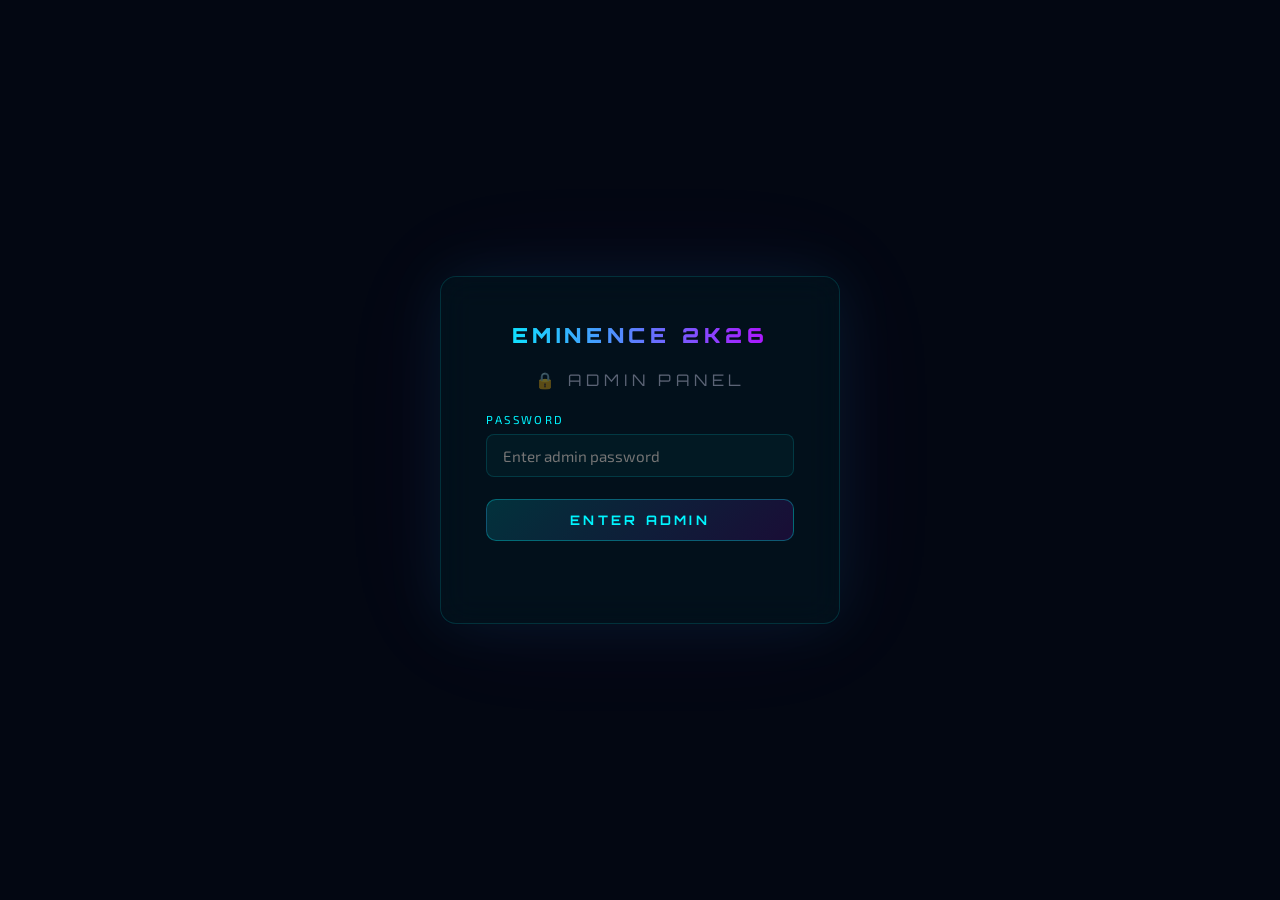
<file: admin.html>
<!DOCTYPE html>
<html lang="en">
<head>
  <meta charset="UTF-8">
  <meta name="viewport" content="width=device-width, initial-scale=1.0">
  <title>Admin — EMINENCE 2K26</title>
  <link href="https://fonts.googleapis.com/css2?family=Orbitron:wght@700;900&family=Exo+2:wght@300;400;600&display=swap" rel="stylesheet">
  <style>
    :root {
      --neon:  #00f5ff;
      --neon2: #bf00ff;
      --neon3: #ff006e;
      --ok:    #00ff8c;
      --warn:  #ffb800;
      --dark:  #030712;
      --surface: rgba(255,255,255,0.04);
      --border:  rgba(0,245,255,0.14);
    }

    *, *::before, *::after { box-sizing: border-box; margin: 0; padding: 0; }

    html { scroll-behavior: smooth; }

    body {
      font-family: 'Exo 2', sans-serif;
      background: var(--dark);
      color: #e0e0ff;
      min-height: 100vh;
      overflow-x: hidden;
    }

    /* grid overlay */
    body::before {
      content: '';
      position: fixed; inset: 0; z-index: 0;
      background-image:
        linear-gradient(rgba(0,245,255,0.025) 1px, transparent 1px),
        linear-gradient(90deg, rgba(0,245,255,0.025) 1px, transparent 1px);
      background-size: 50px 50px;
      pointer-events: none;
    }

    /* ── LOGIN SCREEN ── */
    #loginScreen {
      position: fixed; inset: 0; z-index: 100;
      display: flex; align-items: center; justify-content: center;
      background: var(--dark);
      padding: 1rem;
    }
    .login-card {
      width: min(400px, 100%);
      background: rgba(0,245,255,0.04);
      border: 1px solid var(--border);
      border-radius: 16px;
      padding: clamp(1.8rem, 5vw, 2.8rem);
      display: flex; flex-direction: column; gap: 1.4rem;
      backdrop-filter: blur(16px);
      box-shadow: 0 0 60px rgba(0,245,255,0.08), 0 0 120px rgba(191,0,255,0.06);
    }
    .login-logo {
      font-family: 'Orbitron', monospace;
      font-size: clamp(1rem, 4vw, 1.3rem);
      font-weight: 900;
      letter-spacing: 0.22em;
      background: linear-gradient(90deg, var(--neon), var(--neon2));
      -webkit-background-clip: text; -webkit-text-fill-color: transparent; background-clip: text;
      text-align: center;
    }
    .login-title {
      font-family: 'Orbitron', monospace;
      font-size: clamp(0.75rem, 3vw, 1rem);
      letter-spacing: 0.3em;
      color: rgba(224,224,255,0.4);
      text-align: center;
      text-transform: uppercase;
    }
    .field-wrap { display: flex; flex-direction: column; gap: 0.5rem; }
    .field-wrap label {
      font-size: 0.72rem;
      letter-spacing: 0.2em;
      color: var(--neon);
      text-transform: uppercase;
    }
    .field-wrap input {
      background: rgba(0,245,255,0.04);
      border: 1px solid var(--border);
      border-radius: 8px;
      padding: 0.7rem 1rem;
      color: #fff;
      font-family: 'Exo 2', sans-serif;
      font-size: 0.95rem;
      outline: none;
      transition: border-color 0.2s, box-shadow 0.2s;
      width: 100%;
    }
    .field-wrap input:focus {
      border-color: rgba(0,245,255,0.5);
      box-shadow: 0 0 0 3px rgba(0,245,255,0.08);
    }
    .btn-login {
      background: linear-gradient(135deg, rgba(0,245,255,0.15), rgba(191,0,255,0.12));
      border: 1px solid rgba(0,245,255,0.3);
      border-radius: 10px;
      padding: 0.75rem;
      color: var(--neon);
      font-family: 'Orbitron', monospace;
      font-size: 0.82rem;
      font-weight: 700;
      letter-spacing: 0.25em;
      cursor: pointer;
      text-transform: uppercase;
      transition: background 0.2s, border-color 0.2s, box-shadow 0.2s;
    }
    .btn-login:hover {
      background: linear-gradient(135deg, rgba(0,245,255,0.25), rgba(191,0,255,0.2));
      border-color: var(--neon);
      box-shadow: 0 0 20px rgba(0,245,255,0.2);
    }
    .login-err {
      font-size: 0.78rem;
      color: var(--neon3);
      text-align: center;
      min-height: 1.2em;
      letter-spacing: 0.05em;
    }

    /* ── TOP BAR ── */
    .topbar {
      position: relative; z-index: 10;
      display: flex; align-items: center; justify-content: space-between;
      flex-wrap: wrap; gap: 0.8rem;
      padding: clamp(1rem, 3vw, 1.5rem) clamp(1rem, 4vw, 2.5rem);
      border-bottom: 1px solid var(--border);
      backdrop-filter: blur(10px);
      background: rgba(3,7,18,0.7);
      position: sticky; top: 0; z-index: 50;
    }
    .topbar-left { display: flex; flex-direction: column; gap: 0.15rem; }
    .topbar-logo {
      font-family: 'Orbitron', monospace;
      font-size: clamp(0.85rem, 3vw, 1.1rem);
      font-weight: 900;
      letter-spacing: 0.2em;
      background: linear-gradient(90deg, var(--neon), var(--neon2));
      -webkit-background-clip: text; -webkit-text-fill-color: transparent; background-clip: text;
    }
    .topbar-sub {
      font-size: 0.68rem;
      color: rgba(224,224,255,0.3);
      letter-spacing: 0.2em;
      text-transform: uppercase;
    }
    .topbar-actions { display: flex; gap: 0.6rem; align-items: center; flex-wrap: wrap; }

    /* ── BUTTONS ── */
    .btn {
      display: inline-flex; align-items: center; gap: 0.4rem;
      padding: 0.5rem 1.1rem;
      border-radius: 8px;
      font-family: 'Exo 2', sans-serif;
      font-size: clamp(0.72rem, 2.5vw, 0.82rem);
      font-weight: 600;
      letter-spacing: 0.08em;
      cursor: pointer;
      border: 1px solid transparent;
      transition: all 0.2s;
      white-space: nowrap;
      -webkit-tap-highlight-color: transparent;
    }
    .btn-primary {
      background: linear-gradient(135deg, rgba(0,245,255,0.15), rgba(0,245,255,0.06));
      border-color: rgba(0,245,255,0.3);
      color: var(--neon);
    }
    .btn-primary:hover { background: rgba(0,245,255,0.2); border-color: var(--neon); box-shadow: 0 0 16px rgba(0,245,255,0.2); }

    .btn-success {
      background: linear-gradient(135deg, rgba(0,255,140,0.15), rgba(0,255,140,0.06));
      border-color: rgba(0,255,140,0.3);
      color: var(--ok);
    }
    .btn-success:hover { background: rgba(0,255,140,0.2); border-color: var(--ok); box-shadow: 0 0 16px rgba(0,255,140,0.2); }

    .btn-danger {
      background: linear-gradient(135deg, rgba(255,0,110,0.12), rgba(255,0,110,0.05));
      border-color: rgba(255,0,110,0.25);
      color: var(--neon3);
    }
    .btn-danger:hover { background: rgba(255,0,110,0.2); border-color: var(--neon3); }

    .btn-warn {
      background: linear-gradient(135deg, rgba(255,184,0,0.12), rgba(255,184,0,0.05));
      border-color: rgba(255,184,0,0.25);
      color: var(--warn);
    }
    .btn-warn:hover { background: rgba(255,184,0,0.2); border-color: var(--warn); }

    /* ── MAIN CONTENT ── */
    #adminApp {
      position: relative; z-index: 10;
      max-width: 860px; margin: 0 auto;
      padding: clamp(1.5rem, 4vw, 3rem) clamp(1rem, 4vw, 2.5rem);
      display: flex; flex-direction: column; gap: 2rem;
    }

    /* ── STATUS BANNER ── */
    #statusBanner {
      display: none;
      padding: 0.7rem 1.2rem;
      border-radius: 10px;
      font-size: 0.82rem;
      font-weight: 600;
      letter-spacing: 0.08em;
      align-items: center; gap: 0.6rem;
      animation: fadeUp 0.3s ease;
    }
    #statusBanner.show { display: flex; }
    #statusBanner.ok   { background: rgba(0,255,140,0.08); border: 1px solid rgba(0,255,140,0.25); color: var(--ok); }
    #statusBanner.err  { background: rgba(255,0,110,0.08); border: 1px solid rgba(255,0,110,0.25); color: var(--neon3); }
    #statusBanner.info { background: rgba(0,245,255,0.06); border: 1px solid rgba(0,245,255,0.2);  color: var(--neon); }

    /* ── CATEGORY BLOCK ── */
    .cat-block {
      display: flex; flex-direction: column; gap: 0.9rem;
    }
    .cat-heading {
      display: flex; align-items: center; gap: 0.8rem;
      padding-bottom: 0.7rem;
      border-bottom: 1px solid var(--border);
    }
    .cat-icon { font-size: 1.3rem; }
    .cat-label {
      font-family: 'Orbitron', monospace;
      font-size: clamp(0.72rem, 2.8vw, 0.95rem);
      font-weight: 700;
      letter-spacing: 0.18em;
      text-transform: uppercase;
    }
    .cat-label.tech    { color: var(--neon); }
    .cat-label.nontech { color: var(--neon2); }
    .cat-count {
      margin-left: auto;
      font-size: 0.68rem;
      color: rgba(224,224,255,0.3);
      letter-spacing: 0.1em;
    }

    /* ── EVENT ROW ── */
    .event-row {
      display: grid;
      grid-template-columns: auto 1fr auto;
      align-items: center;
      gap: 0.7rem;
      padding: 0.85rem 1rem;
      background: var(--surface);
      border: 1px solid var(--border);
      border-radius: 10px;
      transition: border-color 0.2s;
    }
    .event-row:focus-within { border-color: rgba(0,245,255,0.35); }

    .event-row-left {
      display: flex; align-items: center; gap: 0.6rem;
      min-width: 0;
    }
    .ev-emoji { font-size: 1.3rem; flex-shrink: 0; }
    .ev-name {
      font-size: clamp(0.75rem, 2.5vw, 0.88rem);
      font-weight: 600;
      color: #fff;
      white-space: nowrap; overflow: hidden; text-overflow: ellipsis;
    }

    .ev-input {
      width: 100%;
      background: rgba(0,0,0,0.25);
      border: 1px solid rgba(0,245,255,0.1);
      border-radius: 7px;
      padding: 0.5rem 0.8rem;
      color: rgba(224,224,255,0.85);
      font-family: 'Exo 2', sans-serif;
      font-size: clamp(0.7rem, 2.2vw, 0.82rem);
      outline: none;
      transition: border-color 0.2s, background 0.2s, color 0.2s;
      min-width: 0;
    }
    .ev-input::placeholder { color: rgba(224,224,255,0.2); }
    .ev-input:focus {
      border-color: rgba(0,245,255,0.4);
      background: rgba(0,245,255,0.04);
      color: #fff;
    }
    .ev-input.dirty { border-color: rgba(255,184,0,0.45); color: var(--warn); }
    .ev-input.saved { border-color: rgba(0,255,140,0.4);  color: var(--ok); }

    .ev-status {
      font-size: 0.75rem;
      flex-shrink: 0;
      width: 1.4rem;
      text-align: center;
    }

    /* ── EXPORT BOX ── */
    .export-section {
      background: var(--surface);
      border: 1px solid var(--border);
      border-radius: 12px;
      padding: clamp(1rem, 3vw, 1.5rem);
      display: flex; flex-direction: column; gap: 0.8rem;
    }
    .export-title {
      font-family: 'Orbitron', monospace;
      font-size: 0.8rem;
      letter-spacing: 0.2em;
      color: rgba(224,224,255,0.4);
      text-transform: uppercase;
    }
    .export-body {
      display: flex; flex-wrap: wrap; gap: 0.7rem; align-items: center;
    }
    .export-note {
      font-size: 0.75rem;
      color: rgba(224,224,255,0.3);
      line-height: 1.5;
      flex: 1; min-width: 180px;
    }
    .export-note strong { color: rgba(224,224,255,0.55); }

    /* ── FOOTER NOTE ── */
    .admin-footer {
      text-align: center;
      font-size: 0.7rem;
      color: rgba(224,224,255,0.18);
      letter-spacing: 0.12em;
      padding-bottom: 2rem;
    }

    /* ── KEYFRAMES ── */
    @keyframes fadeUp {
      from { opacity: 0; transform: translateY(8px); }
      to   { opacity: 1; transform: translateY(0); }
    }

    /* ── MOBILE ── */
    @media (max-width: 520px) {
      .event-row { grid-template-columns: 1fr auto; grid-template-rows: auto auto; }
      .event-row-left { grid-column: 1; }
      .ev-input       { grid-column: 1; }
      .ev-status      { grid-column: 2; grid-row: 1 / 3; }
    }
  </style>
</head>
<body>

<!-- ══ LOGIN SCREEN ══ -->
<div id="loginScreen">
  <div class="login-card">
    <div class="login-logo">EMINENCE 2K26</div>
    <div class="login-title">🔒 Admin Panel</div>
    <div class="field-wrap">
      <label for="pwInput">Password</label>
      <input type="password" id="pwInput" placeholder="Enter admin password"
             autocomplete="current-password" onkeydown="if(event.key==='Enter') tryLogin()">
    </div>
    <button class="btn-login" onclick="tryLogin()">ENTER ADMIN</button>
    <div class="login-err" id="loginErr"></div>
  </div>
</div>

<!-- ══ ADMIN APP (hidden until login) ══ -->
<div id="adminApp" style="display:none">

  <!-- Top bar -->
  <div class="topbar">
    <div class="topbar-left">
      <div class="topbar-logo">EMINENCE 2K26</div>
      <div class="topbar-sub">Admin Panel · Event Links</div>
    </div>
    <div class="topbar-actions">
      <button class="btn btn-warn"    onclick="resetAll()">↺ Reset All</button>
      <button class="btn btn-success" onclick="saveAll()">✔ Save All</button>
      <button class="btn btn-danger"  onclick="logout()">⏏ Logout</button>
    </div>
  </div>

  <!-- Status banner -->
  <div id="statusBanner"></div>

  <!-- Event link rows injected here -->
  <div id="eventForms"></div>

  <!-- Export / instructions -->
  <div class="export-section">
    <div class="export-title">📋 How it works</div>
    <div class="export-body">
      <div class="export-note">
        Links are saved in <strong>browser localStorage</strong> on this device.<br>
        The main site reads localStorage first — changes appear instantly on reload.<br>
        To share links across devices, use <strong>Export JSON</strong> and replace your <strong>events.json</strong> file.
      </div>
      <div style="display:flex;flex-direction:column;gap:0.6rem">
        <button class="btn btn-primary" onclick="exportJSON()">⬇ Export events.json</button>
        <a class="btn btn-primary" href="index.html" target="_blank" style="text-decoration:none">↗ Preview Site</a>
      </div>
    </div>
  </div>

  <div class="admin-footer">EMINENCE 2K26 · ADMIN · DO NOT SHARE THIS PAGE</div>
</div>

<script>
/* ════════════════════════════════
   CONFIG — change password here
════════════════════════════════ */
const ADMIN_PASSWORD = 'navneet123';   // ← change this
const LS_KEY         = 'eminence_links'; // localStorage key (must match app.js)

/* ════════════════════════════════
   LOGIN
════════════════════════════════ */
function tryLogin() {
  const val = document.getElementById('pwInput').value.trim();
  if (val === ADMIN_PASSWORD) {
    document.getElementById('loginScreen').style.display = 'none';
    document.getElementById('adminApp').style.display    = 'flex';
    document.getElementById('adminApp').style.flexDirection = 'column';
    initAdmin();
  } else {
    const err = document.getElementById('loginErr');
    err.textContent = '✖ Incorrect password';
    document.getElementById('pwInput').value = '';
    document.getElementById('pwInput').focus();
    setTimeout(() => { err.textContent = ''; }, 2500);
  }
}

function logout() {
  document.getElementById('loginScreen').style.display = 'flex';
  document.getElementById('adminApp').style.display    = 'none';
  document.getElementById('pwInput').value = '';
}

/* ════════════════════════════════
   INIT — load events.json then
   overlay any saved localStorage
════════════════════════════════ */
let eventsData = null; // full parsed events.json

function initAdmin() {
  fetch('events.json')
    .then(r => { if (!r.ok) throw new Error('Cannot load events.json'); return r.json(); })
    .then(data => {
      eventsData = data;
      renderForms(data);
    })
    .catch(err => showStatus('err', '⚠ ' + err.message));
}

/* ════════════════════════════════
   RENDER FORM ROWS
════════════════════════════════ */
function renderForms(data) {
  const saved   = getSaved();   // { "catId__eventIndex": "https://..." }
  const wrap    = document.getElementById('eventForms');
  wrap.innerHTML = '';

  data.categories.forEach(cat => {
    const block = document.createElement('div');
    block.className = 'cat-block';
    block.innerHTML = `
      <div class="cat-heading">
        <span class="cat-icon">${cat.emoji}</span>
        <span class="cat-label ${cat.theme}">${cat.label}</span>
        <span class="cat-count">${cat.events.length} events</span>
      </div>
    `;

    cat.events.forEach((ev, i) => {
      const key        = `${cat.id}__${i}`;
      const savedLink  = saved[key] ?? '';
      const activeLink = savedLink || ev.link;
      const hasOverride = !!savedLink;

      const row = document.createElement('div');
      row.className = 'event-row';
      row.innerHTML = `
        <div class="event-row-left">
          <span class="ev-emoji">${ev.emoji}</span>
          <span class="ev-name">${ev.name}</span>
        </div>
        <input
          class="ev-input ${hasOverride ? 'saved' : ''}"
          type="url"
          id="inp-${key}"
          data-key="${key}"
          data-original="${ev.link}"
          placeholder="${ev.link}"
          value="${activeLink}"
          oninput="markDirty(this)"
        >
        <span class="ev-status" id="st-${key}">${hasOverride ? '✅' : '⬜'}</span>
      `;
      block.appendChild(row);
    });

    wrap.appendChild(block);
  });
}

/* ════════════════════════════════
   DIRTY TRACKING
════════════════════════════════ */
function markDirty(input) {
  input.classList.remove('saved');
  input.classList.add('dirty');
  document.getElementById('st-' + input.dataset.key).textContent = '✏️';
}

/* ════════════════════════════════
   SAVE ALL
════════════════════════════════ */
function saveAll() {
  const inputs  = document.querySelectorAll('.ev-input');
  const payload = getSaved(); // keep existing saved values as base

  let changed = 0;
  inputs.forEach(inp => {
    const val = inp.value.trim();
    if (val && val !== inp.dataset.original) {
      payload[inp.dataset.key] = val;
      inp.classList.remove('dirty');
      inp.classList.add('saved');
      document.getElementById('st-' + inp.dataset.key).textContent = '✅';
      changed++;
    } else if (!val || val === inp.dataset.original) {
      // If cleared back to original, remove override
      delete payload[inp.dataset.key];
      inp.value = inp.dataset.original;
      inp.classList.remove('dirty', 'saved');
      document.getElementById('st-' + inp.dataset.key).textContent = '⬜';
    }
  });

  localStorage.setItem(LS_KEY, JSON.stringify(payload));
  showStatus('ok', `✔ Saved ${changed} link override${changed !== 1 ? 's' : ''}. Reload the main site to see changes.`);
}

/* ════════════════════════════════
   RESET ALL (clear overrides)
════════════════════════════════ */
function resetAll() {
  if (!confirm('Clear all saved link overrides and revert to events.json defaults?')) return;
  localStorage.removeItem(LS_KEY);
  renderForms(eventsData);
  showStatus('info', 'ℹ All overrides cleared. Events now use links from events.json.');
}

/* ════════════════════════════════
   EXPORT — download updated events.json
════════════════════════════════ */
function exportJSON() {
  if (!eventsData) return;

  const saved = getSaved();
  // Deep-clone and apply overrides
  const out = JSON.parse(JSON.stringify(eventsData));
  out.categories.forEach(cat => {
    cat.events.forEach((ev, i) => {
      const key = `${cat.id}__${i}`;
      if (saved[key]) ev.link = saved[key];
    });
  });

  const blob = new Blob([JSON.stringify(out, null, 2)], { type: 'application/json' });
  const url  = URL.createObjectURL(blob);
  const a    = document.createElement('a');
  a.href = url; a.download = 'events.json'; a.click();
  URL.revokeObjectURL(url);
  showStatus('ok', '⬇ events.json downloaded — replace the file on your server to make links permanent.');
}

/* ════════════════════════════════
   HELPERS
════════════════════════════════ */
function getSaved() {
  try { return JSON.parse(localStorage.getItem(LS_KEY) || '{}'); }
  catch { return {}; }
}

function showStatus(type, msg) {
  const el = document.getElementById('statusBanner');
  el.textContent = msg;
  el.className   = `show ${type}`;
  clearTimeout(el._t);
  el._t = setTimeout(() => { el.className = ''; }, 5000);
}
</script>
</body>
</html>
</file>
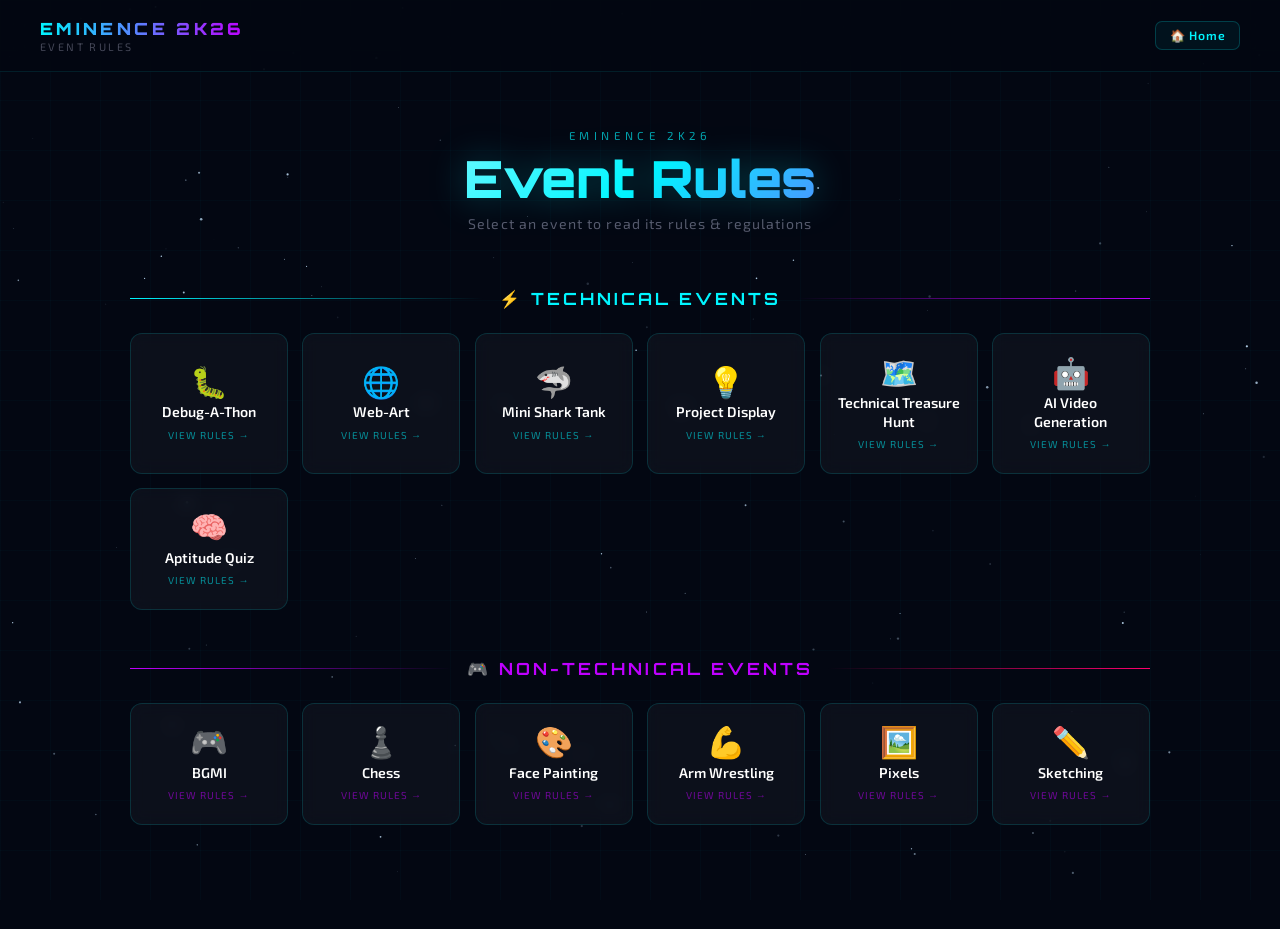
<file: rules.html>
<!DOCTYPE html>
<html lang="en">
<head>
  <meta charset="UTF-8">
  <meta name="viewport" content="width=device-width, initial-scale=1.0, maximum-scale=1.0">
  <title>Event Rules — EMINENCE 2K26</title>
  <link rel="preconnect" href="https://fonts.googleapis.com">
  <link rel="preconnect" href="https://fonts.gstatic.com" crossorigin>
  <link href="https://fonts.googleapis.com/css2?family=Orbitron:wght@400;700;900&family=Exo+2:wght@300;400;600&display=swap" rel="stylesheet">
  <link rel="stylesheet" href="rules.css">
</head>
<body>

<canvas id="stars"></canvas>

<!-- ══ HEADER ══ -->
<header class="rules-header">
  <div class="header-brand">
    <div class="header-logo">EMINENCE 2K26</div>
    <div class="header-sub">Event Rules</div>
  </div>
  <nav class="header-nav">
    <button class="nav-btn" id="backBtn" onclick="showGrid()">← All Events</button>
    <a class="nav-btn" href="index.html">🏠 Home</a>
    <a class="nav-btn register" id="headerRegister" href="#" target="_blank" rel="noopener" style="display:none">Register →</a>
  </nav>
</header>

<main id="rulesApp">
  <p class="loading-msg">Loading events…</p>
</main>

<script>
/* ════════════════════════════════
   DATA
════════════════════════════════ */
let _events = null;

document.addEventListener('DOMContentLoaded', () => {
  Promise.all([
    fetch('events.json').then(r => { if (!r.ok) throw new Error('Cannot load events.json'); return r.json(); }),
    fetch('rulebook.json').then(r  => { if (!r.ok) throw new Error('Cannot load rulebook.json');  return r.json(); })
  ])
  .then(([ev, ru]) => {
    _events = ev;
    window._rules = ru;
    initStarfield();
    router();
  })
  .catch(err => {
    document.getElementById('rulesApp').innerHTML = `<p class="loading-msg">⚠️ ${err.message}</p>`;
  });

  window.addEventListener('hashchange', router);
});

/* ════════════════════════════════
   ROUTER
════════════════════════════════ */
function router() {
  const m = location.hash.match(/^#event\/([^/]+)\/(\d+)$/);
  if (m) {
    const cat = _events?.categories.find(c => c.id === m[1]);
    const ev  = cat?.events[+m[2]];
    if (cat && ev) { showDetail(cat, ev, +m[2]); return; }
  }
  showGrid();
}

/* ════════════════════════════════
   GRID VIEW
════════════════════════════════ */
function showGrid() {
  document.getElementById('backBtn').style.display        = 'none';
  document.getElementById('headerRegister').style.display = 'none';
  document.title = 'Event Rules — EMINENCE 2K26';
  if (location.hash.startsWith('#event')) history.pushState('', '', location.pathname);

  const app = document.getElementById('rulesApp');
  app.innerHTML = '';

  // Hero
  const hero = el('div', { class: 'page-hero' });
  hero.innerHTML = `
    <div class="page-hero-label">EMINENCE 2K26</div>
    <h1 class="page-hero-title">Event Rules</h1>
    <p class="page-hero-sub">Select an event to read its rules &amp; regulations</p>
  `;
  app.appendChild(hero);

  // Category sections
  _events.categories.forEach(cat => {
    const nt  = cat.theme === 'nontech';
    const sec = el('div', { class: 'cat-section' });
    sec.innerHTML = `
      <div class="cat-heading-row">
        <div class="cat-heading-line ${nt ? 'nl' : ''}"></div>
        <h2 class="cat-heading-title ${cat.theme}">${cat.emoji} ${esc(cat.label)}</h2>
        <div class="cat-heading-line ${nt ? 'nr' : 'r'}"></div>
      </div>
    `;

    const grid = el('div', { class: `rules-grid${nt ? ' nontech-grid' : ''}` });
    cat.events.forEach((ev, i) => {
      const card = el('div', { class: 'rules-card', role: 'button', tabindex: '0', style: `animation-delay:${i*0.06}s` });
      card.innerHTML = `
        <div class="rc-emoji">${ev.emoji}</div>
        <div class="rc-name">${esc(ev.name)}</div>
        <div class="rc-hint">View Rules →</div>
      `;
      card.addEventListener('click', () => { location.hash = `#event/${cat.id}/${i}`; });
      card.addEventListener('keydown', e => { if (e.key==='Enter'||e.key===' ') location.hash=`#event/${cat.id}/${i}`; });
      grid.appendChild(card);
    });

    sec.appendChild(grid);
    app.appendChild(sec);
  });

  window.scrollTo({ top: 0, behavior: 'instant' });
  initCardReveal();
}

/* ════════════════════════════════
   DETAIL VIEW
════════════════════════════════ */
function showDetail(cat, ev, idx) {
  const nt  = cat.theme === 'nontech';
  const key = `${cat.id}__${idx}`;
  const r   = (window._rules || {})[key] || {};

  // Header
  document.getElementById('backBtn').style.display = 'inline-flex';
  const regBtn = document.getElementById('headerRegister');
  regBtn.style.display = 'inline-flex';
  regBtn.href = ev.link || '#';
  document.title = `${ev.name} Rules — EMINENCE 2K26`;

  const app = document.getElementById('rulesApp');
  app.innerHTML = '';

  const wrap = el('div', { class: `detail-wrap${nt ? ' nontech' : ''}` });
  const nc   = nt ? ' nontech-card' : '';

  // ── 1. HERO ──
  wrap.appendChild(buildHero(ev, r, cat));

  // ── 2. ABOUT ──
  if (r.about) wrap.appendChild(buildCard('📖', 'About', nc, `<p class="about-text">${esc(r.about)}</p>`));

  // ── 3. COORDINATORS ──
  if (r.coordinators?.length) wrap.appendChild(buildCard('📞', 'Coordinators', nc, buildCoordinators(r.coordinators)));

  // ── 4. ROUNDS ──
  if (r.rounds?.length) wrap.appendChild(buildCard('🏁', 'Competition Structure', nc, buildRounds(r.rounds, nt)));

  // ── 5. RULES ──
  if (r.rules?.length) wrap.appendChild(buildCard('📋', 'Rules & Regulations', nc, buildRules(r.rules)));

  // ── 6. SCORING TABLE ──
  if (r.scoring) wrap.appendChild(buildCard('🏆', 'Points System', nc, buildScoring(r.scoring)));

  // ── 7. JUDGING ──
  if (r.judging?.length) wrap.appendChild(buildCard('⚖️', 'Evaluation & Judging', nc, buildJudging(r.judging)));

  // ── 8. DISQUALIFICATION ──
  if (r.disqualification?.length) wrap.appendChild(buildCard('🚫', 'Disqualification Criteria', ' dq-card', buildDQ(r.disqualification)));

  // ── 9. CTA ──
  const cta = el('div', { class: 'detail-cta' });
  cta.innerHTML = `
    <a class="cta-btn cta-register" href="${esc(ev.link||'#')}" target="_blank" rel="noopener">✦ Register Now</a>
    <button class="cta-btn cta-back" onclick="showGrid()">← All Events</button>
  `;
  wrap.appendChild(cta);

  app.appendChild(wrap);
  window.scrollTo({ top: 0, behavior: 'instant' });
}

/* ════════════════════════════════
   BUILDERS
════════════════════════════════ */

function buildHero(ev, r, cat) {
  const div = el('div', { class: 'detail-hero' });
  const feeChip      = r.fee      ? `<span class="meta-chip gold">💰 ${esc(r.fee)}</span>` : '';
  const teamChip     = r.team     ? `<span class="meta-chip">👥 ${esc(r.team)}</span>` : '';
  const durationChip = r.duration ? `<span class="meta-chip purple">⏱ ${esc(r.duration)}</span>` : '';
  const catChip      = `<span class="meta-chip pink">${esc(cat.label)}</span>`;

  div.innerHTML = `
    <span class="detail-emoji">${ev.emoji}</span>
    <h1 class="detail-name">${esc(ev.name)}</h1>
    ${r.tagline ? `<p class="detail-tagline">${esc(r.tagline)}</p>` : ''}
    <div class="detail-meta">
      ${feeChip}${teamChip}${durationChip}${catChip}
    </div>
  `;
  return div;
}

function buildCard(icon, title, extraClass, bodyHTML) {
  const card = el('div', { class: `info-card${extraClass}` });
  card.innerHTML = `
    <div class="info-card-header">
      <span class="info-card-icon">${icon}</span>
      <span class="info-card-title">${title}</span>
    </div>
    <div class="info-card-body">${bodyHTML}</div>
  `;
  return card;
}

function buildCoordinators(coords) {
  const chips = coords.map(c => `
    <div class="coord-chip">
      <span class="coord-name">${esc(c.name)}</span>
      <span class="coord-sep">·</span>
      <span class="coord-phone">📞 ${esc(c.phone)}</span>
    </div>
  `).join('');
  return `<div class="coordinators-grid">${chips}</div>`;
}

function buildRounds(rounds, isNontech) {
  const items = rounds.map((rd, i) => {
    const criteria = rd.judging_criteria?.length
      ? `<div class="round-criteria">${rd.judging_criteria.map(c => `<span class="criteria-tag">${esc(c)}</span>`).join('')}</div>`
      : '';
    return `
      <div class="round-item" style="animation-delay:${i*0.08}s">
        <div class="round-title">${esc(rd.title)}</div>
        ${rd.duration ? `<div class="round-note">⏱ ${esc(rd.duration)}</div>` : ''}
        <div class="round-desc">${esc(rd.description)}</div>
        ${criteria}
        ${rd.note ? `<div class="round-note">${esc(rd.note)}</div>` : ''}
      </div>
    `;
  }).join('');
  return `<div class="rounds-list">${items}</div>`;
}

function buildRules(rules) {
  const items = rules.map((rule, i) => `
    <li style="animation-delay:${0.05 + i*0.06}s">
      <span class="rule-num">${String(i+1).padStart(2,'0')}</span>
      <span class="rule-text">${esc(rule)}</span>
    </li>
  `).join('');
  return `<ul class="rules-list">${items}</ul>`;
}

function buildScoring(scoring) {
  const rows = scoring.placement.map(p => `
    <tr>
      <td>${esc(p.rank)}</td>
      <td>${p.points}</td>
    </tr>
  `).join('');
  return `
    <div class="scoring-wrap">
      <table class="scoring-table">
        <thead><tr><th>Placement</th><th>Points</th></tr></thead>
        <tbody>${rows}</tbody>
      </table>
      <div class="kill-note">🔫 ${esc(scoring.kill_points)}</div>
    </div>
  `;
}

function buildJudging(judging) {
  const items = judging.map((j, i) => `
    <li style="animation-delay:${0.05 + i*0.06}s">
      <span class="judging-bullet">✓</span>
      <span class="judging-text">${esc(j)}</span>
    </li>
  `).join('');
  return `<ul class="judging-list">${items}</ul>`;
}

function buildDQ(dq) {
  const items = dq.map((d, i) => `
    <li style="animation-delay:${0.05 + i*0.06}s">
      <span class="dq-bullet">✕</span>
      <span class="dq-text">${esc(d)}</span>
    </li>
  `).join('');
  return `<ul class="dq-list">${items}</ul>`;
}

/* ════════════════════════════════
   STARFIELD
════════════════════════════════ */
function initStarfield() {
  const canvas = document.getElementById('stars');
  const ctx = canvas.getContext('2d');
  let stars = [];
  function resize() {
    canvas.width = window.innerWidth; canvas.height = window.innerHeight;
    stars = Array.from({length:140}, () => ({
      x: Math.random()*canvas.width, y: Math.random()*canvas.height,
      r: Math.random()*1.1+0.2, a: Math.random(), s: Math.random()*0.004+0.001
    }));
  }
  function draw() {
    ctx.clearRect(0,0,canvas.width,canvas.height);
    stars.forEach(s => {
      s.a += s.s; if(s.a>1) s.a=0;
      ctx.beginPath(); ctx.arc(s.x,s.y,s.r,0,Math.PI*2);
      ctx.fillStyle=`rgba(200,230,255,${s.a})`; ctx.fill();
    });
    requestAnimationFrame(draw);
  }
  resize(); draw();
  window.addEventListener('resize', resize);
}

/* ════════════════════════════════
   CARD SCROLL REVEAL
════════════════════════════════ */
function initCardReveal() {
  const obs = new IntersectionObserver(entries => {
    entries.forEach(entry => {
      if (entry.isIntersecting) {
        entry.target.querySelectorAll('.rules-card').forEach((c,i) => {
          c.style.animationDelay = `${i*0.06}s`;
          c.style.animationName  = 'none';
          requestAnimationFrame(() => { c.style.animationName = 'cardReveal'; });
        });
        obs.unobserve(entry.target);
      }
    });
  }, { threshold: 0.05 });
  document.querySelectorAll('.rules-grid').forEach(g => obs.observe(g));
}

/* ════════════════════════════════
   HELPERS
════════════════════════════════ */
function el(tag, attrs={}) {
  const n = document.createElement(tag);
  Object.entries(attrs).forEach(([k,v]) => n.setAttribute(k,v));
  return n;
}
function esc(s) {
  return String(s)
    .replace(/&/g,'&amp;').replace(/</g,'&lt;')
    .replace(/>/g,'&gt;').replace(/"/g,'&quot;');
}
</script>
</body>
</html>
</file>
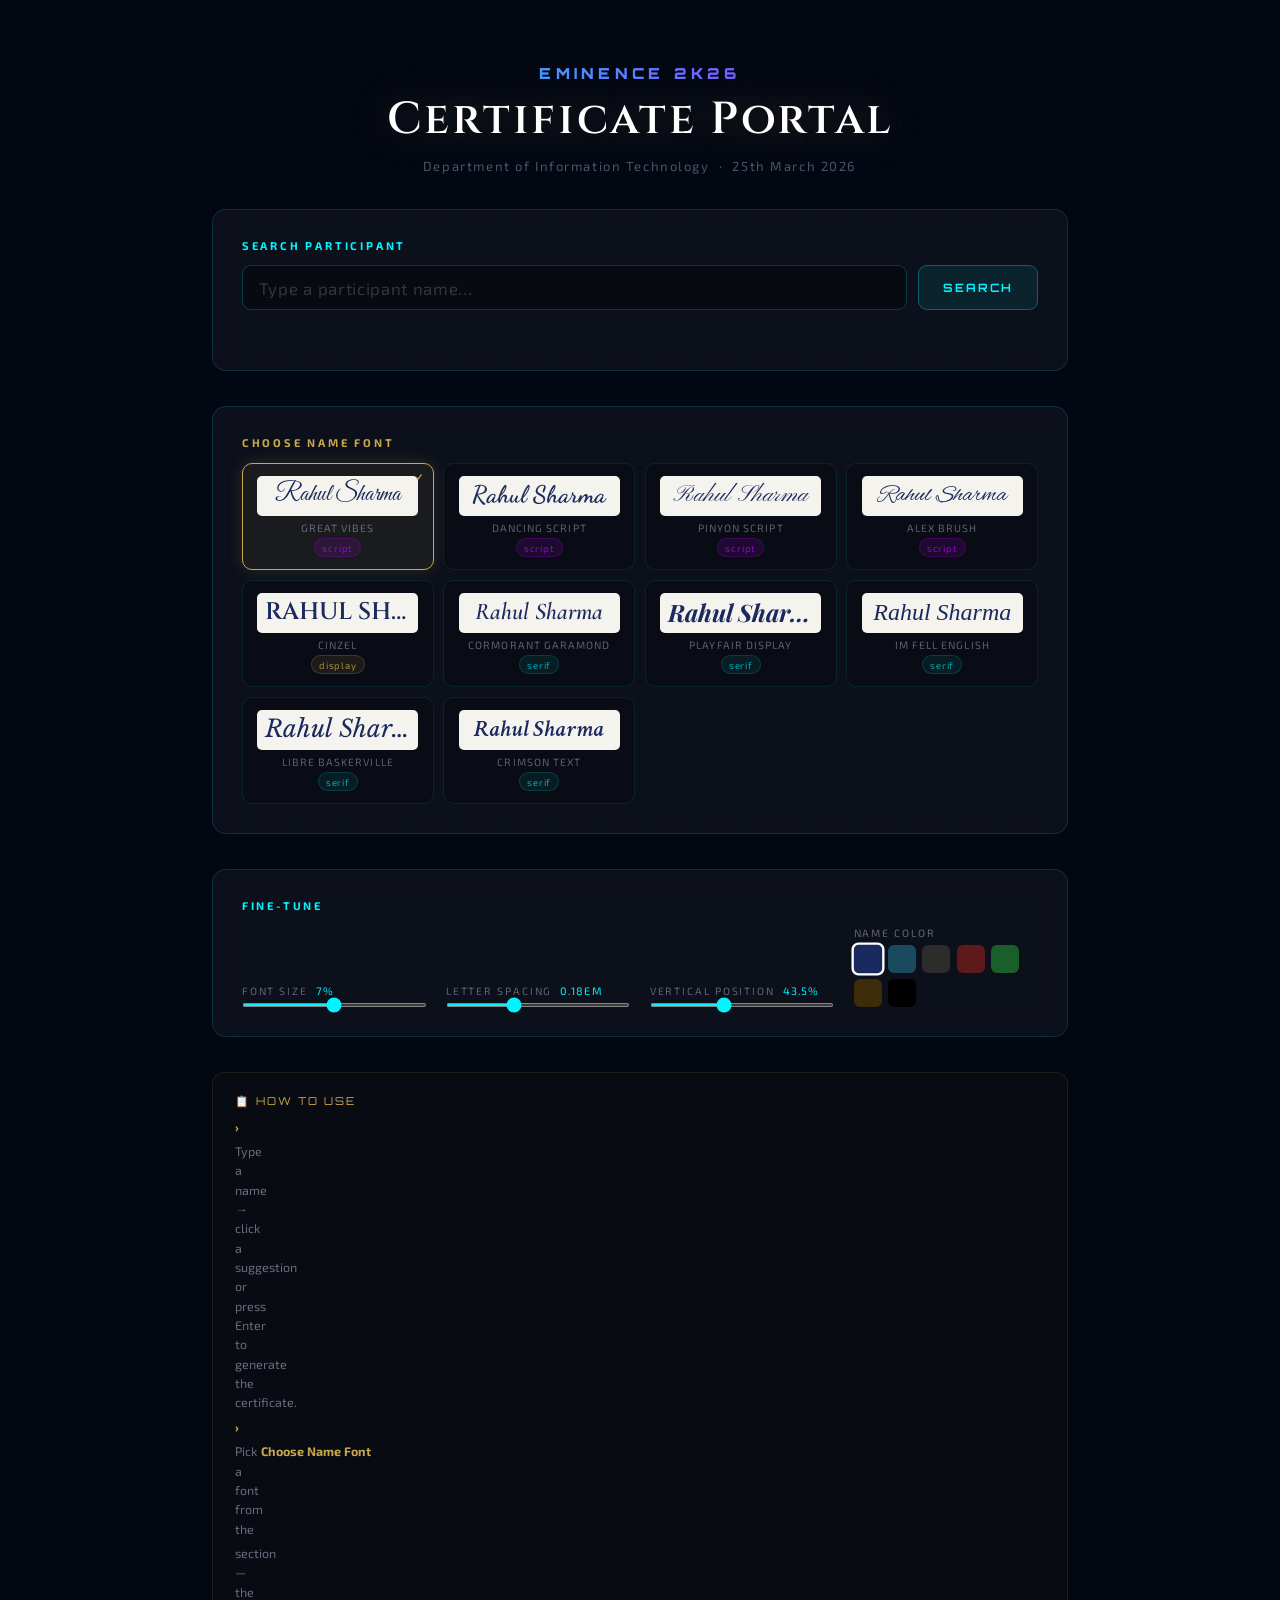
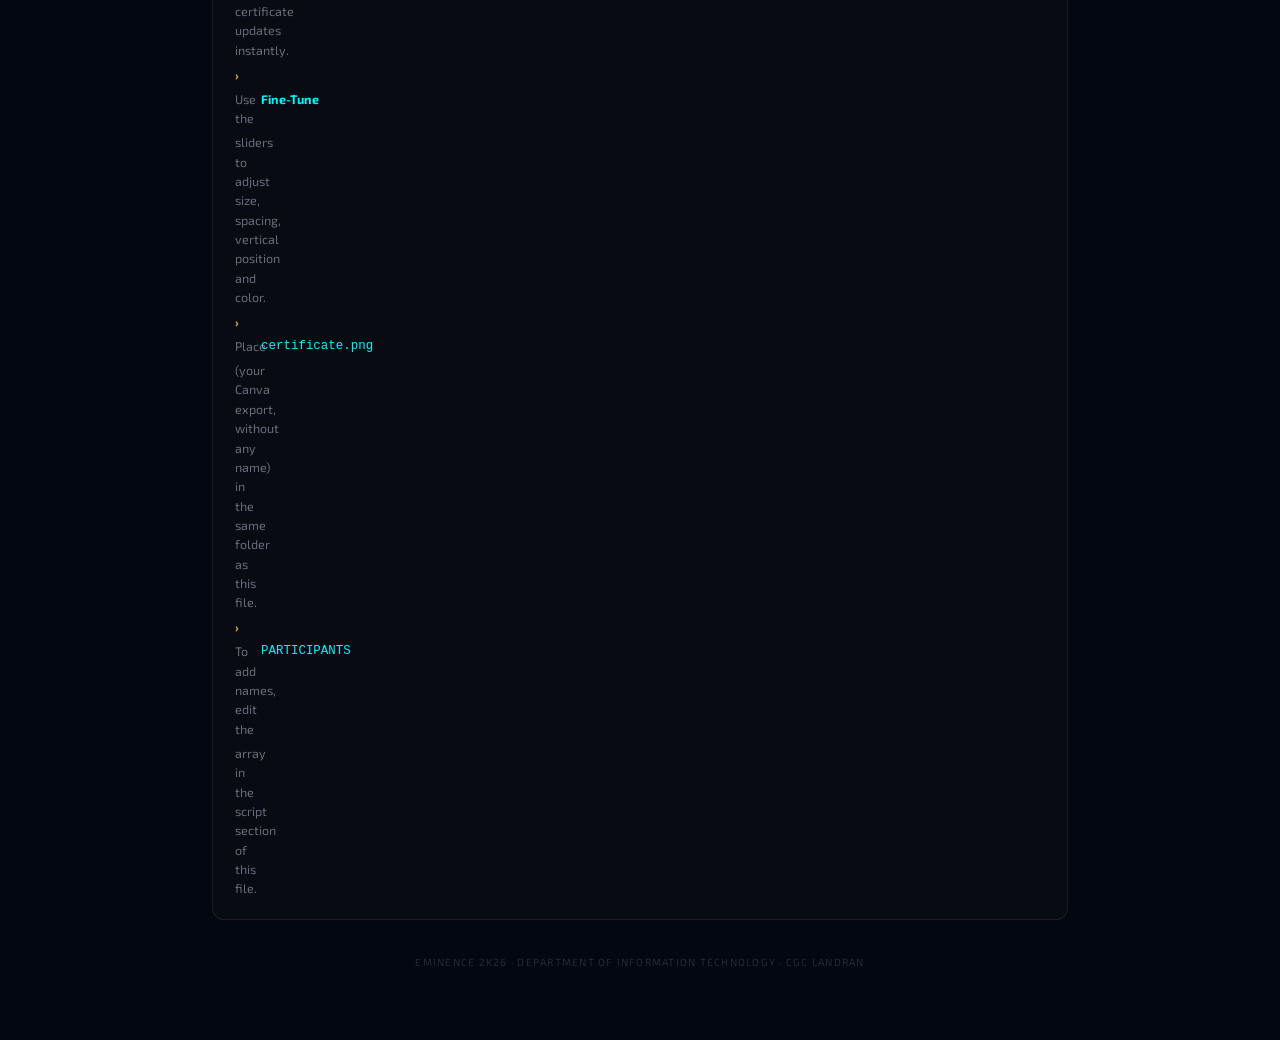
<file: certificates/certificateCustom.html>
<!DOCTYPE html>
<html lang="en">
<head>
  <meta charset="UTF-8">
  <meta name="viewport" content="width=device-width, initial-scale=1.0">
  <title>Certificate Portal — EMINENCE 2K26</title>

  <!-- UI fonts -->
  <link href="https://fonts.googleapis.com/css2?family=Orbitron:wght@700;900&family=Exo+2:wght@300;400;600&display=swap" rel="stylesheet">

  <!-- All certificate name fonts preloaded -->
  <link href="https://fonts.googleapis.com/css2?family=Cinzel:wght@400;600;700&family=Playfair+Display:ital,wght@0,400;0,700;1,400;1,700&family=Cormorant+Garamond:ital,wght@0,400;0,600;1,400;1,600&family=IM+Fell+English:ital@0;1&family=Libre+Baskerville:ital,wght@0,400;0,700;1,400&family=Crimson+Text:ital,wght@0,400;0,600;1,400;1,600&family=Great+Vibes&family=Dancing+Script:wght@400;700&family=Pinyon+Script&family=Alex+Brush&display=swap" rel="stylesheet">

  <style>
    :root {
      --neon:   #00f5ff;
      --neon2:  #bf00ff;
      --gold:   #c9a84c;
      --dark:   #030712;
      --card:   rgba(255,255,255,0.04);
      --border: rgba(0,245,255,0.14);
    }
    *, *::before, *::after { box-sizing: border-box; margin: 0; padding: 0; }
    html { scroll-behavior: smooth; }
    body {
      font-family: 'Exo 2', sans-serif;
      background: var(--dark); color: #e0e0ff;
      min-height: 100vh; overflow-x: hidden;
    }
    body::before {
      content: ''; position: fixed; inset: 0; z-index: 0;
      background-image:
        linear-gradient(rgba(0,245,255,0.022) 1px, transparent 1px),
        linear-gradient(90deg, rgba(0,245,255,0.022) 1px, transparent 1px);
      background-size: 50px 50px; pointer-events: none;
    }

    /* ── LAYOUT ── */
    .page {
      position: relative; z-index: 1;
      max-width: 920px; margin: 0 auto;
      padding: clamp(2rem,5vw,4rem) clamp(1rem,4vw,2rem);
      display: flex; flex-direction: column; gap: 2.2rem;
    }

    /* ── PAGE HEADER ── */
    .page-header { text-align: center; animation: fadeUp .6s ease forwards; }
    .page-logo {
      font-family: 'Orbitron', monospace; font-size: clamp(.78rem,2.5vw,.95rem);
      font-weight: 900; letter-spacing: .28em;
      background: linear-gradient(90deg, var(--neon), var(--neon2));
      -webkit-background-clip: text; -webkit-text-fill-color: transparent; background-clip: text;
      margin-bottom: .4rem;
    }
    .page-title {
      font-family: 'Cinzel', serif; font-size: clamp(1.6rem,5.5vw,2.8rem);
      font-weight: 600; letter-spacing: .06em; color: #fff;
      filter: drop-shadow(0 0 18px rgba(201,168,76,.28));
    }
    .page-sub {
      margin-top: .45rem; font-size: clamp(.68rem,1.8vw,.82rem);
      color: rgba(224,224,255,.35); letter-spacing: .12em;
    }

    /* ── CARD SHELL ── */
    .card {
      background: var(--card); border: 1px solid var(--border);
      border-radius: 14px; padding: clamp(1.2rem,3.5vw,1.8rem);
      backdrop-filter: blur(12px); -webkit-backdrop-filter: blur(12px);
    }
    .card-label {
      font-size: clamp(.6rem,1.8vw,.7rem); letter-spacing: .25em;
      text-transform: uppercase; font-weight: 700; margin-bottom: .85rem;
    }
    .card-label.cyan  { color: var(--neon); }
    .card-label.gold  { color: var(--gold); }

    /* ── SEARCH ROW ── */
    .search-row { display: flex; gap: .65rem; flex-wrap: wrap; }
    .search-input {
      flex: 1; min-width: 0;
      background: rgba(0,0,0,.3);
      border: 1px solid rgba(0,245,255,.2); border-radius: 9px;
      padding: .72rem 1rem; color: #fff;
      font-family: 'Exo 2', sans-serif; font-size: clamp(.9rem,2.5vw,1.05rem);
      letter-spacing: .04em; outline: none;
      transition: border-color .2s, box-shadow .2s;
    }
    .search-input::placeholder { color: rgba(224,224,255,.2); }
    .search-input:focus { border-color: rgba(0,245,255,.5); box-shadow: 0 0 0 3px rgba(0,245,255,.07); }
    .btn {
      padding: .72rem 1.5rem; border-radius: 9px; cursor: pointer;
      font-family: 'Orbitron', monospace; font-size: clamp(.6rem,1.8vw,.72rem);
      font-weight: 700; letter-spacing: .18em; transition: all .2s; white-space: nowrap;
    }
    .btn-cyan {
      border: 1px solid rgba(0,245,255,.3); background: rgba(0,245,255,.08); color: var(--neon);
    }
    .btn-cyan:hover { background: rgba(0,245,255,.18); border-color: var(--neon); box-shadow: 0 0 16px rgba(0,245,255,.18); }

    /* suggestions */
    .suggestions { display: flex; flex-wrap: wrap; gap: .4rem; margin-top: .6rem; min-height: 0; }
    .sug-chip {
      padding: .25rem .7rem; border-radius: 100px;
      border: 1px solid rgba(0,245,255,.16); background: rgba(0,245,255,.04);
      color: rgba(224,224,255,.6); font-size: clamp(.65rem,1.8vw,.74rem);
      cursor: pointer; transition: background .15s, border-color .15s, color .15s;
    }
    .sug-chip:hover { background: rgba(0,245,255,.13); border-color: var(--neon); color: #fff; }

    .status-msg { font-size: clamp(.68rem,1.8vw,.78rem); min-height: 1.1em; letter-spacing: .04em; margin-top: .5rem; }
    .status-msg.ok  { color: #00ff8c; }
    .status-msg.err { color: #ff4d7a; }

    /* ── FONT PICKER ── */
    .font-picker-grid {
      display: grid;
      grid-template-columns: repeat(auto-fill, minmax(min(170px,100%), 1fr));
      gap: .6rem;
    }
    .font-option {
      position: relative;
      background: rgba(0,0,0,.25);
      border: 1px solid rgba(0,245,255,.1);
      border-radius: 10px; padding: .75rem .9rem;
      cursor: pointer; transition: border-color .2s, background .2s, transform .15s;
      display: flex; flex-direction: column; gap: .3rem;
      -webkit-tap-highlight-color: transparent;
    }
    .font-option:hover { background: rgba(0,245,255,.06); border-color: rgba(0,245,255,.3); transform: translateY(-2px); }
    .font-option.active {
      border-color: var(--gold) !important;
      background: rgba(201,168,76,.07) !important;
      box-shadow: 0 0 16px rgba(201,168,76,.18);
    }
    .font-option.active::after {
      content: '✓'; position: absolute; top: .45rem; right: .6rem;
      font-size: .65rem; color: var(--gold); font-weight: 700;
    }
    .fo-preview {
      font-size: clamp(1.1rem,3.5vw,1.5rem); line-height: 1.2; color: #1a2a5e;
      /* name previewed on a light bg swatch */
      background: #f5f3ee; border-radius: 5px; padding: .35rem .5rem;
      text-align: center; overflow: hidden; white-space: nowrap; text-overflow: ellipsis;
    }
    .fo-name {
      font-size: clamp(.58rem,1.6vw,.66rem); letter-spacing: .1em;
      text-transform: uppercase; color: rgba(224,224,255,.4);
      text-align: center;
    }
    .fo-tag {
      font-size: clamp(.52rem,1.4vw,.6rem); letter-spacing: .08em;
      text-align: center; padding: .15rem .45rem; border-radius: 100px;
      align-self: center;
    }
    .fo-tag.script  { background: rgba(191,0,255,.12); color: rgba(191,0,255,.75); border: 1px solid rgba(191,0,255,.2); }
    .fo-tag.serif   { background: rgba(0,245,255,.07); color: rgba(0,245,255,.65); border: 1px solid rgba(0,245,255,.15); }
    .fo-tag.display { background: rgba(201,168,76,.1);  color: rgba(201,168,76,.8);  border: 1px solid rgba(201,168,76,.2); }

    /* size & color tuners */
    .tuner-row {
      display: flex; flex-wrap: wrap; gap: 1.2rem; align-items: flex-end;
    }
    .tuner { display: flex; flex-direction: column; gap: .4rem; flex: 1; min-width: 140px; }
    .tuner-label {
      font-size: clamp(.58rem,1.6vw,.66rem); letter-spacing: .18em;
      text-transform: uppercase; color: rgba(224,224,255,.4);
    }
    .tuner input[type=range] {
      width: 100%; accent-color: var(--neon); cursor: pointer;
      height: 4px; border-radius: 2px;
    }
    .tuner-val { font-size: .68rem; color: var(--neon); letter-spacing: .1em; }
    .color-swatches { display: flex; flex-wrap: wrap; gap: .4rem; }
    .swatch {
      width: 28px; height: 28px; border-radius: 6px; cursor: pointer;
      border: 2px solid transparent; transition: transform .15s, border-color .15s;
    }
    .swatch:hover { transform: scale(1.18); }
    .swatch.active { border-color: #fff; transform: scale(1.18); }

    /* ── PREVIEW ── */
    .preview-section { display: none; flex-direction: column; gap: 1.1rem; animation: fadeUp .45s ease forwards; }
    .preview-section.visible { display: flex; }
    .preview-label { font-size: clamp(.6rem,1.6vw,.7rem); letter-spacing: .22em; text-transform: uppercase; color: rgba(224,224,255,.28); text-align: center; }
    .canvas-wrap {
      width: 100%; border-radius: 10px; overflow: hidden;
      box-shadow: 0 0 45px rgba(201,168,76,.16), 0 4px 40px rgba(0,0,0,.5);
      border: 1px solid rgba(201,168,76,.18);
    }
    #certCanvas { display: block; width: 100%; height: auto; }

    .btn-gold {
      border: 1px solid rgba(201,168,76,.38); background: rgba(201,168,76,.1); color: var(--gold);
    }
    .btn-gold:hover { background: rgba(201,168,76,.22); border-color: var(--gold); box-shadow: 0 0 22px rgba(201,168,76,.22); transform: translateY(-2px); }
    .btn-dl { align-self: center; padding: .82rem 2.4rem; }

    /* ── INSTRUCTIONS ── */
    .instructions {
      background: rgba(201,168,76,.03); border: 1px solid rgba(201,168,76,.12);
      border-radius: 12px; padding: clamp(.9rem,2.5vw,1.3rem) clamp(1rem,3vw,1.4rem);
    }
    .instr-title { font-family:'Orbitron',monospace; font-size:.68rem; letter-spacing:.18em; text-transform:uppercase; color:var(--gold); margin-bottom:.6rem; }
    .instr-list { list-style:none; display:flex; flex-direction:column; gap:.35rem; }
    .instr-list li { display:grid; grid-template-columns:1.3rem 1fr; gap:.3rem; font-size:clamp(.68rem,1.8vw,.78rem); color:rgba(224,224,255,.45); line-height:1.55; }
    .instr-list li::before { content:'›'; color:var(--gold); font-weight:700; }

    .page-footer { text-align:center; font-size:.65rem; color:rgba(255,255,255,.14); letter-spacing:.12em; padding-bottom:.5rem; }

    @keyframes fadeUp {
      from { opacity:0; transform:translateY(14px); }
      to   { opacity:1; transform:translateY(0); }
    }
  </style>
</head>
<body>
<div class="page">

  <!-- Header -->
  <div class="page-header">
    <div class="page-logo">EMINENCE 2K26</div>
    <h1 class="page-title">Certificate Portal</h1>
    <p class="page-sub">Department of Information Technology &nbsp;·&nbsp; 25th March 2026</p>
  </div>

  <!-- Search -->
  <div class="card" style="animation:fadeUp .55s .1s both">
    <div class="card-label cyan">Search Participant</div>
    <div class="search-row">
      <input type="text" class="search-input" id="nameInput"
        placeholder="Type a participant name…"
        autocomplete="off" oninput="onInput()" onkeydown="if(event.key==='Enter') searchName()">
      <button class="btn btn-cyan" onclick="searchName()">SEARCH</button>
    </div>
    <div class="suggestions" id="suggestions"></div>
    <div class="status-msg" id="statusMsg"></div>
  </div>

  <!-- Font Picker -->
  <div class="card" style="animation:fadeUp .55s .2s both">
    <div class="card-label gold">Choose Name Font</div>
    <div class="font-picker-grid" id="fontPicker"></div>
  </div>

  <!-- Fine-tune -->
  <div class="card" style="animation:fadeUp .55s .3s both">
    <div class="card-label cyan">Fine-Tune</div>
    <div class="tuner-row">

      <div class="tuner">
        <div class="tuner-label">Font Size &nbsp;<span class="tuner-val" id="sizeVal"></span></div>
        <input type="range" id="sizeSlider" min="2" max="12" step="0.5" value="6.8" oninput="onTune()">
      </div>

      <div class="tuner">
        <div class="tuner-label">Letter Spacing &nbsp;<span class="tuner-val" id="spacingVal"></span></div>
        <input type="range" id="spacingSlider" min="0" max="0.5" step="0.01" value="0.18" oninput="onTune()">
      </div>

      <div class="tuner">
        <div class="tuner-label">Vertical Position &nbsp;<span class="tuner-val" id="posVal"></span></div>
        <input type="range" id="posSlider" min="20" max="80" step="0.5" value="43.5" oninput="onTune()">
      </div>

      <div class="tuner">
        <div class="tuner-label">Name Color</div>
        <div class="color-swatches" id="colorSwatches"></div>
      </div>

    </div>
  </div>

  <!-- Preview -->
  <div class="preview-section" id="previewSection">
    <div class="preview-label">Live Preview — adjust font &amp; size above, then download</div>
    <div class="canvas-wrap">
      <canvas id="certCanvas"></canvas>
    </div>
    <button class="btn btn-gold btn-dl" onclick="downloadCert()">⬇ &nbsp;Download Certificate</button>
  </div>

  <!-- Instructions -->
  <div class="instructions">
    <div class="instr-title">📋 How to use</div>
    <ul class="instr-list">
      <li><span></span>Type a name → click a suggestion or press Enter to generate the certificate.</li>
      <li><span></span>Pick a font from the <strong style="color:var(--gold)">Choose Name Font</strong> section — the certificate updates instantly.</li>
      <li><span></span>Use the <strong style="color:var(--neon)">Fine-Tune</strong> sliders to adjust size, spacing, vertical position and color.</li>
      <li><span></span>Place <code style="color:var(--neon)">certificate.png</code> (your Canva export, without any name) in the same folder as this file.</li>
      <li><span></span>To add names, edit the <code style="color:var(--neon)">PARTICIPANTS</code> array in the script section of this file.</li>
    </ul>
  </div>

  <div class="page-footer">EMINENCE 2K26 · DEPARTMENT OF INFORMATION TECHNOLOGY · CGC LANDRAN</div>
</div>

<script>
/* ══════════════════════════════════════════════
   PARTICIPANTS  — replace with your real names
══════════════════════════════════════════════ */
const PARTICIPANTS = [   "Shahnawaj Hussain",
  "Ajay Rana",
  "Sikindra Kumar",
  "Jasneek Saluja",
  "Garv Puri",
  "Anish Anand",
  "Sanyam",
  "Kartik Singh",
  "Sanchit Mehra",
  "Aayu Sharma",
  "Harsimar Kaur",
  "Suraj Kumar",
  "Sudhanshu Kumar",
  "Tanish Verma",
  "Vishal",
  "Harshit Raj",
  "Khushi",
  "Pranav Chandan",
  "Pranav Khajuria",
  "Kushagra Maheshwari",
  "Abhay Kumar Yadav",
  "Akshat Shukla",
  "Ansh Singla",
  "Geetansh Sahni",
  "Madhur Saini",
  "Sushant Sangwan",
  "Swastik Gautam",
  "Naman goyal",
  "Tauqeer Khan",
  "Dabloo Kumar",
  "Harshil jain",
  "Ananya Sethi",
  "Bhavneesh",
  "Chahatesh",
  "Arshia Sood",
  "Ayush Kumar Singh",
  "Aashish Mittal",
  "Agnik De",
  "Rohan Singh",
  "Peeyush Sagar",
  "Ansh Gandhi",
  "Mishty Sharma",
  "Diksha",
  "Anmol",
  "Aman Pannu",
  "Nandani Kumari",
  "Luvneet Singh",
  "Parmjit Singh",
  "Kawalpreet kaur",
  "Siddharth Gupta",
  "Shiv partap",
  "Ranvir Singh",
  "Rishabh Chauhan",
  "Pulkit",
  "Mohammad Nasir",
  "Ankit Sharma",
  "Kushal Kansal",
  "Harnoor Singh",
  "Lakshita",
  "Sumit Gupta",
  "Vaibhav Sharma",
  "Sahil Tiwari",
  "Aditya Passi",
  "Sahaj",
  "Kirti gautam",
  "Anirudh Sehgal",
  "Utkarsh Tripathi",
  "Hemant Kumar",
  "Aman Kumar",
  "Jagdish",
  "Palak Sharma",
  "Payal Sharma",
  "Siyona",
  "Puja kumari",
  "Saloni Rana",
  "Anshpreet singh",
  "Hariom Dwivedi",
  "Rahul Raj",
  "Siddhant Jindal",
  "Devesh Kumar",
  "Sunny Kumar",
  "Satyam",
  "Harshit Jaguri",
  "Lakshay",
  "Kritik Ayush bahri",
  "Pawan kumar",
  "Shalini Kumari",
  "Kalyan Modak",
  "Jashanpreet Singh",
  "Harshit Sharma",
  "Adarsh kumar",
  "Neha kumari",
  "Simran",
  "Aanya Bisht",
  "Kartik Sharma",
  "Sahil Chaudhary",
  "Prince Kumar",
  "Ipsa",
  "Om Handa",
  "Khushi Mehta",
  "Jashanpreet Kaur",
  "Jashan Mahajan",
  "Shivam Sawhney",
  "Tejasav",
  "Samarth",
  "Rahul chand",
  "Harpreet kaur",
  "Tarun Kumar Saini",
  "Shikha",
  "Manveer",
  "Urvashi",
  "Kshitij jain",
  "Sachin kumar",
  "Manav Singh",
  "Hiteksh Garg",
  "Shubham Kumar",
  "Shashwat",
  "Kanhaiya prasad",
  "Kowshish",
  "Jasmeet singh",
  "Meghnath kumar",
  "Sonali shree",
  "Himanshu Shekhar",
  "Lovepreet Singh",
  "Gaurav kumar",
  "Manish singh",
  "Rahul kumar",
  "Arshpreet Kaur",
  "Arshad Khan",
  "Harshit Singla",
  "Simar Rajpal",
  "Ishan singh",
  "Eshika thakur",
  "Pankaj",
  "Kunal",
  "Nimit Kumar",
  "Jahan lamba",
  "Simarpreet Kaur",
  "Yashvi",
  "Vinit",
  "Saket kumar",
  "Suhani chaubey",
  "Taranjit Singh",
  "Sneha pruthi",
  "Tanish Dudeja",
  "Geetansh",
  "Aditya Raj",
  "Raj Wardhan",
  "Ipshita Bhardwaj",
  "Jaideep taak",
  "Kartik Narang",
  "Radhika",
  "Yuvraj Ranaut",
  "Anshika",
  "Ritika",
  "Rishav Kumar",
  "Rajan Gupta",
  "Pawni",
  "Tanish",
  "Ridhi",
  "Rikita Maiti",
  "Kartik",
  "Yogesh",
  "Daksh",
  "Divyanshu kumar",
  "Rasesh Kumar",
  "Ankur kumar",
  "Nakul Bansal",
  "Sharandeep Kaur",
  "Tanzeel Gani Shah",
  "Arun Kumar",
  "Om Ahuja",
  "Kavinder Singh",
  "Navdeep Singh",
  "Anurag Raj",
  "Abhimanyu",
  "Aryansh Chadha",
  "Saif Ahmad Ansari",
  "Aryan Lanjewar",
  "Bhumika sood",
  "Aarchie",
  "Vanshika",
  "Dev Parkash",
  "Aditya Modgil",
  "Punya",
  "Khushboo Arora",
  "Palak",
  "Shubhangi",
  "Richa Kumari",
  "Ritika Sinha",
  "Jitesh",
  "Taranjot Kaur",
  "Ankita devi",
  "Ojas tyagi",
  "Deepansh arora",
  "Arvish",
  "Neha",
  "Syed Shifaat Bukhari",
  "Jashn Gawri",
  "Muskan",
  "Hritik Dubey",
  "Gagandeep",
  "Harshpreet Singh",
  "Arpit Verma",
  "TINU ANAND KUMAR",
  "Chetanya Somra",
  "Agam Setia",
  "Riya monga",
  "Anshika Garg",
  "Komal Kumari",
  "Yash",
  "Om Mittal",
  "Akarsh",
  "Arsh Jindal",
  "Disha Pathak",
  "Navdeep Dhiman",
  "Yashi Bhardwaj",
  "Arshpreet Singh",
  "Preet",
  "Sameer",
  "Ravish Sethi",
  "Ramanjeet Kaur",
  "Abhay",
  "Manveer Singh Panesar",
  "Rajnish Kumar",
  "Ipshita bhardwaj",
  "Deepanshu Sharma",
  "Paras Dhingra",
  "Ruhani",
  "Aastha",
  "Ashutosh",
  "Manish Kumar",
  "Ketan",
  "Pranjul Salwan",
  "Kavish Jain",
  "Arsha Anand",
  "Amanpreet Kaur",
  "Priyanka",
  "Vrinda",
  "Karan Tayal",
  "Raghav Taneja",
  "Sakshi",
  "Vishrut",
  "Arun kumar",
  "Shelly Vats",
  "Rajneet kaur",
  "Harjot Singh",
  "Vasu Sharma",
  "Reshika",
  "Arshdeep kaur",
  "Samridhi",
  "Mehak",
  "Ayush Gandhi",
  "Amit Kumar",
  "Sarthak Sharma",
  "Paras Bhatia",
  "Bhavuk",
  "Arshdeep Singh",
  "Yash kumar",
  "Parul",
  "Parm Surjan",
  "Sagar",
  "Amit kumar",
  "Taranpreet Singh",
  "Prince",
  "Akshit",
  "Sachin Kumar",
  "Jatin",
  "SAMRITI",
  "Gunjot Kaur",
  "Ashish Gupta",
  "Nitish Kumar",
  "Lokesh",
  "Piyush",
  "Arnav Mahajan",
  "Raghav jain",
  "Sambhav",
  "Meetinder kaur",
  "Jwala Singh",
  "Pranshu Chawla",
  "Priyanshu Bhatt",
  "Gursharan Singh",
  "Prabhjot Singh",
  "Lakshya Dhiman",
  "Ayush",
  "Ansharah Anjum",
  "Harmann Sandal",
  "Ankush",
  "Akshat Kumar",
  "Harsh Kumar",
  "Ansh Monga",
  "Tanav Bhalla",
  "Lovish Jindal",
  "Tanish Chalana",
  "Mukul Kumar",
  "Jayant Jindal",
  "Parmeet singh",
  "PRANAV VATS",
  "Rohit kumar",
  "Ayush Bhasin",
  "Ayush Singh Rawat",
  "Robin Rana",
  "Abhishek",
  "Divyang Sharma",
  "Sparsh Pathak",
  "Abhishek Tiwari",
  "Dhruv Thakur",
  "Prabhakar Jha",
  "Atul Kumar",
  "Jayant priya",
  "Khushpreet singh",
  "Divyam",
  "Aryan Sharma",
  "Jyotirmay Ahuja",
  "Tanish Bhatia",
  "Travishpal Singh Dhillon",
  "Ayush ranjan",
  "Ashima Pandey",
  "Amandeep",
  "Harsh",
  "Shivam kashyap",
  "Aditya Raitka",
  "Aditya Thakur",
  "Kartik Tayal",
  "Jaspreet singh",
  "Harshit kabba",
  "Rachit oberoi",
  "Khushpreet Sharma",
  "sumit kumar",
  "Amarjeet Kumar",
  "Keshav Rana",
  "Lavish",
  "Sahil Thakur",
  "Priyanshu Chowdhury",
  "Yuvraj Kumar",
  "Aditya",
  "Naitik kumar",
  "Kabir Kumar",
  "Avleen",
  "Chandan Pandey",
  "Viraj Thakur",
  "Rohit",
  "Sandeep",
  "Happy gupta",
  "Harsh Nivyam",
  "Aksh saini",
  "Ridhima",
  "Priyanshi",
  "Chahat Dhamija",
  "Ayush Kumar",
  "Thomas cheeda",
  "Taniya",
  "Kashish",
  "Mohit",
  "Manjot Singh",
  "Piyush sharma",
  "Monu Raj",
  "Raunit Ranjan",
  "Shivani Thakur",
  "Ravneet kaur",
  "Sakshi Jaswani",
  "Deepash Singh",
  "Preeti",
  "PRITHVI KAPILA",
  "Nadeem Mallick",
  "Sonia",
  "Purushotam Kumar Jha",
  "Ravish Rajveer",
  "Naveen",
  "Tanishq Chaturvedi",
  "Mohd Nomaan Atiq",
  "Anshika Bakshi",
  "Priya",
  "Pratyush",
  "Piyuesh choudhary",
  "Payal",
  "Aditya Kumar Chaubey",
  "Aman",
  "Sanskriti Negi",
  "Rohan yadav",
  "Ankita Kumari",
  "Ankita Datta",
  "Tannu",
  "Yugam Manocha",
  "SHUBH AHUJA",
  "Vishal Singla",
  "Vinayak Verma",
  "Tushar",
  "Vanshika sharma",
  "Ritik Raj Tiwari",
  "Krish",
  "Simranjeet kaur",
  "Atul Sharma",
  "Akshay",
  "Abhay Thakur",
  "Shresth kakkar",
  "Pratham singh",
  "Dhruv Bansal",
  "Keshav Singla",
  "Kartik Thakur",
  "Vaishnavi singh",
  "Anchal Kumari",
  "Shradha Dhawan",
  "Ayush verma",
  "Priyanshu Gupta",
  "Khwahish",
  "Gourang grover",
  "Royan Raj",
  "Harshita",
  "Shradha Chrungoo",
  "Dhruv setia",
  "Shorya dadwal",
  "KLSH",
  "Chhavi Jain",
  "Raxit",
  "Riddim",
  "Moulik",
  "Tejas Tomar",
  "AYUSH GARG",
  "Drishti",
  "Sumit singh",
  "Ayush Dogra",
  "Tanmay arora",
  "Bharat Kalia",
  "Swati Kumari",
  "Ayush mishra",
  "Sanjeev verma",
  "Prashant Kumar",
  "Priyanshu kumar",
  "Alisha",
  "Saloni Kumari",
  "Gaurav Kumar",
  "Dev Kanwar",
  "Ayush kumar",
  "Siddhant ravi",
  "Shukriti Singh",
  "Sorabh Pal",
  "Raju Kumar Singh",
  "Sania",
  "Abhijeet Kumar Singh",
  "Gauri dhiman",
  "Aakash kumar",
  "Faisal Ahsan",
  "Dhruv kumar",
  "Mehakdeep Singh",
  "Davinder singh",
  "Adarsh Guleria",
  "Chirag",
  "Alok sagar",
  "Aditya Katoch",
  "Ayushi",
  "Digvijay Thakur",
  "Aarti",
  "Sahil Yadav",
  "Aksheeta",
  "Ankur Singh",
  "Mahin Sharda",
  "Arpit",
  "Ishmeet Kaur",
  "Pardeep kaur",
  "Kashish Goyal",
  "Kartik Tanwar",
  "Sambhav Jain",
  "Neeraj kumar",
  "Neeraj kumar Pandey",
  "Kanak ladha",
  "Kanika",
  "Akshit sirohi",
  "Manvi goyal",
  "Radhika Bathla",
  "Parmeet kaur",
  "Aniket Singh Rathor",
  "Akash Goswami",
  "Vijay Kumar Roy",
  "Ravish Godara",
  "Shivam",
  "Ritwik",
  "Ram",
  "Vansh baldiya",
  "Himanshu Joshi",
  "Lakshika",
  "Kaushik Raj",
  "Ajay",
  "Vansh",
  "Akshdeep Singh",
  "Jaideep",
  "Garvit Thakur",
  "Rishabh",
  "Yash mittal",
  "Mohd Aadil Wani",
  "Simarjot",
  "Rakesh Kumar",
  "Rupesh Kumar",
  "Karan",
  "Ritesh Kumar",
  "mahak",
  "Aashima",
  "Sahil kunwar",
  "Kamal kumar",
  "Himanshu kumar",
  "Krish kumar",
  "Mithilesh Kumar",
  "Rudraksh mani sharma",
  "Arpit sandhu",
  "Inderpal Singh",
  "Divyank",
  "Udit Yadav",
  "Satvik Arora",
  "Chetan",
  "Krish Chhabra",
  "Sumant Dhar",
  "Tejesh kumar",
  "Abhijit Singh Siddhu",
  "Tanish Kumar",
  "Anshu Yadav",
  "Rahul Kumar Kaushal",
  "Satyam parashar",
  "Mayank Kumar",
  "Anubhav Handa",
  "Vedeesh Khowal",
  "SAHIL",
  "Muskan Kumari",
  "Krrish Gurung",
  "Ravi",
  "Kushal Ahlawat",
  "Shubham",
  "Harsh Sharma",
  "Shubham kumar",
  "Parth",
  "Varun",
  "Muskaan Malik",
  "Aditya Kumar Rai",
  "Sachin",
  "Shourya Thakur",
  "Amanpreet singh",
  "Yash Mohan",
  "Diwakar Singh Rawat",
  "Deepak Sharma",
  "Saksham",
  "Sourav",
  "Udit",
  "Amisha Bharti",
  "Aditya Chaudhary",
  "Khushjeet Singh",
  "Anubhav",
  "Aniket Sharma",
  "Mayank bhardwaj",
  "Jatin dahiya",
  "Arnav",
  "Aditya Singh",
  "Abhinav Gupta",
  "Lakshit",
  "Anand Bhardwaj",
  "Akash Paul",
  "Akash Kumar Yadav",
  "Bhavit",
  "Mohit Bansal",
  "Uday Sehgal",
  "Shashank Nautiyal",
  "Rishav",
  "ABHISHEK",
  "DIPANSHU",
  "Ujjawalkamboj",
  "Kheshant",
  "Jetain",
  "Ramneet Singh Bhatia",
  "Rishabh Jain",
  "Tusar Dod",
  "Vicky Mandal",
  "Moh Vasim",
  "Priyanshu Kumar Mishra",
  "Suflam sharma",
  "Daksh Chandan",
  "Anish Sharma",
  "Himanshu Katoch",
  "Lokeshwar",
  "Ajaib Singh",
  "Parasveer Singh",
  "Ritish Mehta",
  "Manjot singh",
  "Dhairya anand",
  "Akshit Sharma",
  "PARIDHI",
  "Sujal",
  "Ankush Kumar",
  "Nitin",
  "Sangam Yadav",
  "Laksh gandhi",
  "Vansh Rana",
  "Nakshtra",
  "Parth sood",
  "Harmandeep singh",
  "Abhay Vashisht",
  "Priyanshu",
  "Kanav",
  "Yashasvi",
  "Ravish raj",
  "Davinder",
  "Ojas Sharma",
  "Suryansh thakur",
  "Anmol Saini",
  "Sachandeep Singh",
  "Bhavay Vij",
  "Rhythm",
  "Bhism Dev",
  "Kunal rawat",
  "Lalit kumar",
  "Nishant",
  "Anurag",
  "Chiranshu sharma",
  "Devansh",
  "Aryan",
  "Ashu",
  "Vanshaj Rathi",
  "Jasnoor singh",
  "Rakshit Bhardwaj",
  "Taranjot Singh",
  "Anmolmeet Singh",
  "Ankit sharma",
  "Satyam Tiwari",
  "Lalit kishor",
  "Danish Datta",
  "Vaibhav Pratap Singh",
  "Utkarsh",
  "Ujjawal",
  "Shruti Kumari",
  "Sehejnit",
  "Vansham",
  "Harsh Thakur",
  "Shiv Pratap Singh Chauhan",
  "Anish",
  "Pranav Vashisht",
  "Navneet barwal",
  "Mehak Rani",
  "Abhinav Agarwal",
  "Khushal thakur",
  "Tushar Singla",
  "Abhijeet rana",
  "Pranjal",
  "Aniket",
  "Gaurav",
  "Akash Sharma",
  "Sahil Saroya",
  "Ramandeep Singh",
  "Lallit kishor",
  "Rujul",
  "Parshant Kumar",
  "Madhvendra",
  "Gourav Thakur",
  "Saras",
  "Raghav gupta",
  "Ada",
  "Kunal Sehgal",
  "Aman singh",
  "Anjay Kumar Singh",
  "krishna",
  "Akshya kumar",
  "Japneet",
  "Akash Singh",
  "Deepanshu",
  "Naman pandey",
  "Dakshit Sharma",
  "Pravesh",
  "Ashmit sharma",
  "Aniket Thakur",
  "Harpreet Singh",
  "Vivek",
  "Jatin gupta",
  "Pihu",
  "Ritik Kumar",
  "Sujal singh mahar",
  "Vedansh Chauhan",
  "Nandkishor",
  "Devanshu kumar",
  "Arshdeep singh cheema",
  "Abhay Sharma",
  "Harshit Tomar",
  "Vansh jain",
  "Anshul",
  "Nitish kushwaha",
  "Prabhpreet Singh",
  "Amanpreet Singh",
  "Nikhil Kumar",
  "Uday kumar",
  "Gurdeep singh",
  "Aditya singh",
  "Avneet Singh",
  "Aditya aggarwal",
  "Vaibhav Datta",
  "Prakash kumar",
  "Parth bhardwaj",
  "Jaspreet Singh",
  "Vansh Arora",
  "Manthan",
  "Rohineet",
  "Harsh Preet singh",
  "Abhinav",
  "Riddhima",
  "Harsh arya",
  "Chirag Goyal",
  "Nitin Singh",
  "Vivek das",
  "Sunil kumar",
  "Nakshatra Khanna",
  "Harman Singh",
  "Riahab",
  "Saksham Aujla",
  "Hardik Kumar",
  "Sonali",
  "Bhairavi",
  "Lakshay choudhary",
  "Kundan Kumar vidyarthi",
  "Yuvraj sharma",
  "Arvind rana",
  "Anay kashyap",
  "Himanshu Singh",
  "Surya",
  "Kushagra",
  "Ayushman",
  "Raushan thakur",
  "Ayush Saini",
  "Vishnu",
  "Anoorag Singh",
  "Ajay sharma",
  "Piyush Pandey",
  "Nikhil Raj",
  "Anshpreet Singh",
  "Mohammad Zubair",
  "Praful",
  "Tushar Jund",
  "Lovesh Mehra",
  "Kavya",
  "Archi Mittal",
  "Vedanshu",
  "Mukesh",
  "Abhishek kumar",
  "Prabhakar",
  "Rishav patiyal",
  "Khushi Ghori",
  "Adhyayan Sundeta",
  "Rohan",
  "Vivek Rana",
  "Aashish Dhiman",
  "Prabhu",
  "Bhavesh",
  "Gaurav Choubey",
  "Ashish Kumar",
  "Rizul Rana",
  "Ridam Kukreja",
  "Aryan  thakur",
  "Anamika",
  "Tanisha",
  "Rohit Pal",
  "Atul",
  "Gurnam Singh",
  "HARSHIT",
  "Anirudh Basliyal",
  "Aman Kumar Manjhi",
  "lalit",
  "Shiv samik",
  "Submit",
  "Nishchay Chauhan",
  "Ankit Raj",
  "Dev malhotra",
  "Jashanpreet singh",
  "Rajvansh Sharma",
  "Dhruv Sharma",
  "Uday",
  "Aayush misra",
  "Dhruv",
  "Vinit sehgal",
  "Nivedna",
  "Vansaj Garg",
  "Vaibhav",
  "Nikhil",
  "Aditya Kumar",
  "Naman",
  "Chhavi sharma",
  "Harshul Thakur",
  "Ankit",
  "Prabhdeep Singh",
  "Manmeet Singh",
  "Yogesh Kumar",
  "Krish pal",
  "Kanish Bansal",
  "Manveer singh",
  "Vansh partap singh rana",
  "Aman Thakur",
  "Neeraj",
  "Sashank",
  "Suhani Tuli",
  "Gourav",
  "Jagjit",
  "Harshvardhan Singh",
  "Daksh sethi",
  "Vansh S bhandari",
  "Mohini arora",
  "Pratiyoposh",
  "Anush jot Singh",
  "Arman",
  "Prince verma",
  "Krish pahuja",
  "Vikrant",
  "Ketan tyagi",
  "Anikesh Kumar",
  "Pankaj kalsi",
  "Varun pandey",
  "Vrind sharma",
  "Krishan kharwar",
  "Garvit  Juneja",
  "Sehajveer Singh",
  "Aryan Deo",
  "Prashant",
  "Harman",
  "Yuvraj",
  "Md. Shaqulain Reza",
  "Mannat sharma",
  "Anmol Gomla",
  "Aditya pal",
  "Jaskaran Singh",
  "Sanjay Kumar",
  "Aditya raj",
  "Mohit Sharma",
  "Aniket soni",
  "Ranjan",
  "Koustubh singh",
  "Umesh Kumar",
  "Jai Preet  Singh",
  "Nikhil Singh",
  "Angad Singh",
  "Lakshy Dadwal",
  "Raghav",
  "Tanasvi",
  "Akshit Aggarwal",
  "Parteek",
  "Shivang",
  "Premsagar",
  "Aman Ali",
  "Tushaar",
  "Pitambara",
  "Ansh Verma",
  "Sahil",
  "Vinay",
  "Sukhvir singh",
  "Nitesh",
  "Bhargav",
  "Gurjot Singh",
  "Ajay Sharma",
  "Rohin",
  "Shanu Singh Rajput",
  "Anshul kumar",
  "Anjali",
  "Amit Joshi",
  "Gobind Singh",
  "Pankaj Sehgal",
  "Manish Sharma",
  "Aishwary",
  "Kanupriya",
  "GURSIMRAN",
  "Anil kumar",
  "Ashish Sharma",
  "rishav",
  "Gurdit Singh",
  "Badal Singh",
  "Akashdeep singh",
  "Divitya Rana",
  "Shivam Kumar",
  "Tarun Sharma",
  "Abhay Singh chib",
  "Vansh kakkar",
  "Rahul Kumar Sarathi",
  "Raghav sharma",
  "Sourav Mandal",
  "Dewashish kumar sen",
  "Kanhiaya",
  "Anirudh",
  "Anurag kumar",
  "Ritesh kushwaha",
  "Parneet Singh",
  "Arjot Singh",
  "Harman Atwal",
  "Harmanpreet singh",
  "Mohit Panwar",
  "Anushka",
  "Aditya Sharma",
  "Archita",
  "Hardik luthra",
  "Briz",
  "Harshal",
  "Yashpreet singh",
  "Kajal",
  "Arunpreet singh",
  "Arshdeep singh",
  "Parveen Kumar",
  "Krish mahajan",
  "Ishika",
  "Sahil kumar",
  "Amit",
  "Apurav Sharma",
  "Suraj yadav",
  "Krish verma",
  "Devvart Gupta",
  "Samarr",
  "Shiwang Dadhwal",
  "Vishal Kumar",
  "Ansh Thakral",
  "Gurnoor",
  "Ankit Pandey",
  "Sahilpreet",
  "Dhasksh minhas",
  "Kartik raina",
  "Krish thakur",
  "AKSHAT BHATI",
  "Krish sharma",
  "ARRYAN",
  "Nandini Kumari",
  "Sawan Preet",
  "Paramjot singh",
  "Hridyanshu Sharma",
  "Rajan saini",
  "Rajat thakur",
  "Robin kumar",
  "Vaibhav Yadav",
  "Rohit Dhatwalia",
  "Sumit Kumar",
  "Rahul Kumar",
  "Kittu Bansal",
  "Yash Garg",
  "Ujjwal khanna",
  "Sushant panchal",
  "Hiten Ahuja",
  "Anshuman",
  "nitin",
  "Yug",
  "Pushkar",
  "Aditya kumar",
  "Shivam Rana",
  "Noor Bano",
  "Piya Goyal",
  "Pranshu Anand",
  "Ambreen kaur",
  "Gangesh Shrivastav",
  "Yugansh Sharma",
  "Utkarsh Sharma",
  "Rhythm Goyal",
  "Sohil Khan",
  "Vikas Thakur",
  "Rimjhim Sharma",
  "Vansh Sharma",
  "Tanya Choudhary",
  "Manjot kaur",
  "Manya",
  "Wagisha Sharma",
  "Jasmeen",
  "Aman Koushal",
  "yash",
  "Armandeep Kaur",
  "Yadwinder Singh",
  "Kanishak Bakshi",
  "Sumit kumar",
  "Prashant Panwar",
  "Uday Aggarwal",
  "Hezal",
  "Divya",
  "Vansh Verma",
  "Pratyaksha mithas",
  "Kanan Bhatti",
  "Neeraj yadav",
  "Sachi Sharma",
  "DEVANSH GUPTA",
  "Daksh Sehgal",
  "Harshit",
  "Pushkar Bansal",
  "Ravi Rupinder Singh",
  "Gautam kakkar",
  "Rachita Bhatia",
  "Sagar Verma",
  "gourav baweja",
  "Anil rathour",
  "Paras yadav",
  "Sachit Aggarwal",
  "Aakarsh chaudhary",
  "Sachin Handa",
  "Tanmay",
  "Suhani Sharma",
  "Pragya",
  "Harisharan",
  "Alok Verma",
  "Puru Gulati",
  "GAURAV",
  "Arshdeep",
  "Shaurya gupta",
  "Kavey pahwa",
  "MD Rakib Hussain",
  "Riya chugh",
  "Aaryan",
  "Lovish",
  "Ansh  Arora",
  "Krishna Sehgal",
  "Devansh Gupta",
  "Himanshu",
  "Sajal Verma",
  "Lavish sharma",
  "Ujwal sharma",
  "Muskan Garg",
  "Akhil singh Thakur",
  "Uday Choudhary",
  "Aniket yadav",
  "Vishal Thakur",
  "Dheeraj Kumar",
  "Madhav Madaan",
  "Arpit shrivastava",
  "Divy Akarsh Tripathi",
  "Mamnoon Aktar",
  "Manik",
  "Vivek thapa",
  "Harjot singh",
  "Sohan",
  "Uttkarsh Kumar Singh",
  "Mayank",
  "Saquib Sohail",
  "Parth chauhan",
  "Pushkar Vats",
  "Khushi Nath",
  "Bhumi",
  "Dolphy",
  "Ujjwal koushal",
  "Surya ranjan",
  "Shivam Mahajan",
  "Aryan Sachdeva",
  "Nishtha kalra",
  "Anurag singh",
  "Ritesh",
  "Piyush Kumar Sharma",
  "Ruchit vardhan",
  "Kashvi",
  "Neeraj Kumar",
  "Pranjal Rathour",
  "Lavish Bhaskar",
  "Kritika",
  "Tanishika Manocha",
  "Yashika garg",
  "Sandeep Kumar",
  "Rohan sharma",
  "Sarthik khanna",
  "Navya Grover",
  "Khushi Setia",
  "Vidit",
  "Abhay kumar",
  "Tisha",
  "Tanuj",
  "Mokshita Rana",
  "Jayesh",
  "Dhruv Mankotia",
  "Lakshay Sharma",
  "Ishita",
  "Krishna Dwivedi",
  "Shrinandan kumar",
  "kushagar singh rathour",
  "Manas",
  "Shobhita",
  "Vibhuti rana",
  "Dhrub",
  "Madhav sharma",
  "Aryan panwar",
  "Gokul Saikrishna",
  "Harmanpreet Singh",
  "AKSHIT",
  "Priyanshu Gautam",
  "Prajjwal Kestwal",
  "Nikhil Negi",
  "Mohit Kumar",
  "Ishita Aggarwal",
  "Priyansh",
  "Uday Thakur",
  "Jaismeen Kaur",
  "Garima",
  "Aadarsh Sharma",
  "Nikhil jawla",
  "Suhani Kapoor",
  "Sunny Prakash",
  "NIKHIL BENIWAL",
  "Shareen",
  "Piyush Ranjan",
  "Nasir Husain",
  "Shivam Jairath",
  "Vijay sharma",
  "Akshita",
  "Anisha",
  "Navjeet Kumar",
  "Manmohan Singh",
  "Mayuri Goyal",
  "Sohani",
  "Shirza Gulati",
  "Isha Saini",
  "Sital Kumari",
  "Rahul",
  "Rohit Dadhwal",
  "Sarthak Yadav",
  "Rohit Kumar",
  "Sanchi",
  "Shoaib akhtar",
  "Ritik Sharma",
  "Md Arif Karim",
  "Vanshaj Bhardwaj",
  "Shubham Raj",
  "Shailen Sharma",
  "Navdeep Sharma",
  "Yashika",
  "Reyan Alam",
  "Dilkash Raza",
  "Suraj kumar",
  "Md Sayeedul Haque",
  "Rajeev",
  "Rishit Bhatia",
  "Ritik",
  "Riya Manshi",
  "Ridhima Sharma",
  "RAHUL KUMAR GUPTA",
  "Paras sharma",
  "Rasjot Kaur",
  "Monika Kumari",
  "Prince Chauhan",
  "Ananya",
  "Arpit Singh",
  "Priyanshu sharma",
  "Harshita Ahuja",
  "Prabhnoor Kaur",
  "Anshika Sharma",
  "Vineet Salaria",
  "Shresth",
  "Sakshi Sharma",
  "Jagwinder Singh",
  "Varun shukla",
  "Gurvinder Singh",
  "Shweta chauhan",
  "Jiya kumar",
  "Nitin Dhiman",
  "Navjot Singh",
  "Gungun",
  "Tannu Shree",
  "Saumya Gogia",
  "Krish Girdhar",
  "Parth Rawal",
  "Prannoy Raj"
];

/* ══════════════════════════════════════════════
   FONT OPTIONS
   Each entry: { label, family, style, weight, tag, sample }
   style: 'normal' | 'italic'
   weight: '400' | '600' | '700'
   tag: 'script' | 'serif' | 'display'
══════════════════════════════════════════════ */
const FONTS = [
  { label: 'Great Vibes',         family: 'Great Vibes',         style: 'normal', weight: '400', tag: 'script',  sample: 'Rahul Sharma' },
  { label: 'Dancing Script',      family: 'Dancing Script',      style: 'normal', weight: '700', tag: 'script',  sample: 'Rahul Sharma' },
  { label: 'Pinyon Script',       family: 'Pinyon Script',       style: 'normal', weight: '400', tag: 'script',  sample: 'Rahul Sharma' },
  { label: 'Alex Brush',          family: 'Alex Brush',          style: 'normal', weight: '400', tag: 'script',  sample: 'Rahul Sharma' },
  { label: 'Cinzel',              family: 'Cinzel',              style: 'normal', weight: '600', tag: 'display', sample: 'RAHUL SHARMA' },
  { label: 'Cormorant Garamond',  family: 'Cormorant Garamond',  style: 'italic', weight: '600', tag: 'serif',   sample: 'Rahul Sharma' },
  { label: 'Playfair Display',    family: 'Playfair Display',    style: 'italic', weight: '700', tag: 'serif',   sample: 'Rahul Sharma' },
  { label: 'IM Fell English',     family: 'IM Fell English',     style: 'italic', weight: '400', tag: 'serif',   sample: 'Rahul Sharma' },
  { label: 'Libre Baskerville',   family: 'Libre Baskerville',   style: 'italic', weight: '400', tag: 'serif',   sample: 'Rahul Sharma' },
  { label: 'Crimson Text',        family: 'Crimson Text',        style: 'italic', weight: '600', tag: 'serif',   sample: 'Rahul Sharma' },
];

/* ══════════════════════════════════════════════
   COLOR PALETTE  (navy, dark-teal, charcoal, deep-maroon, forest)
══════════════════════════════════════════════ */
const COLORS = [
  { hex: '#1a2a5e', label: 'Navy'       },
  { hex: '#1a4a5e', label: 'Dark Teal'  },
  { hex: '#2c2c2c', label: 'Charcoal'   },
  { hex: '#5e1a1a', label: 'Maroon'     },
  { hex: '#1a5e2a', label: 'Forest'     },
  { hex: '#3d2b0a', label: 'Dark Gold'  },
  { hex: '#000000', label: 'Black'      },
];

/* ── State ── */
let activeFontIdx = 0;
let activeColor   = COLORS[0].hex;
let currentName   = '';
let certImgCache  = null;

/* ── Config derived from sliders ── */
function getConfig() {
  return {
    fontIdx:   activeFontIdx,
    fontSize:  parseFloat(document.getElementById('sizeSlider').value) / 100,
    spacing:   parseFloat(document.getElementById('spacingSlider').value),
    nameY:     parseFloat(document.getElementById('posSlider').value) / 100,
    color:     activeColor,
  };
}

/* ══════════════════════════════════════════════
   BUILD FONT PICKER
══════════════════════════════════════════════ */
function buildFontPicker() {
  const grid = document.getElementById('fontPicker');
  grid.innerHTML = '';
  FONTS.forEach((f, i) => {
    const opt = document.createElement('div');
    opt.className = 'font-option' + (i === 0 ? ' active' : '');
    opt.innerHTML = `
      <div class="fo-preview" style="font-family:'${f.family}',serif; font-style:${f.style}; font-weight:${f.weight}">
        ${f.sample}
      </div>
      <div class="fo-name">${f.label}</div>
      <div class="fo-tag ${f.tag}">${f.tag}</div>
    `;
    opt.addEventListener('click', () => {
      document.querySelectorAll('.font-option').forEach(o => o.classList.remove('active'));
      opt.classList.add('active');
      activeFontIdx = i;
      if (currentName) redraw();
    });
    grid.appendChild(opt);
  });
}

/* ══════════════════════════════════════════════
   BUILD COLOR SWATCHES
══════════════════════════════════════════════ */
function buildSwatches() {
  const wrap = document.getElementById('colorSwatches');
  COLORS.forEach((c, i) => {
    const sw = document.createElement('div');
    sw.className = 'swatch' + (i === 0 ? ' active' : '');
    sw.style.background = c.hex;
    sw.title = c.label;
    sw.addEventListener('click', () => {
      document.querySelectorAll('.swatch').forEach(s => s.classList.remove('active'));
      sw.classList.add('active');
      activeColor = c.hex;
      if (currentName) redraw();
    });
    wrap.appendChild(sw);
  });
}

/* ══════════════════════════════════════════════
   SLIDER LABELS
══════════════════════════════════════════════ */
function updateLabels() {
  const sz = parseFloat(document.getElementById('sizeSlider').value);
  const sp = parseFloat(document.getElementById('spacingSlider').value);
  const po = parseFloat(document.getElementById('posSlider').value);
  document.getElementById('sizeVal').textContent    = sz + '%';
  document.getElementById('spacingVal').textContent = sp.toFixed(2) + 'em';
  document.getElementById('posVal').textContent     = po.toFixed(1) + '%';
}

function onTune() {
  updateLabels();
  if (currentName) redraw();
}

/* ══════════════════════════════════════════════
   SEARCH
══════════════════════════════════════════════ */
function normalise(s) { return s.trim().toLowerCase().replace(/\s+/g, ' '); }

function onInput() {
  const q = document.getElementById('nameInput').value.trim();
  const sugBox = document.getElementById('suggestions');
  document.getElementById('statusMsg').textContent = '';
  if (q.length < 2) { sugBox.innerHTML = ''; return; }
  const matches = PARTICIPANTS.filter(n => normalise(n).includes(normalise(q))).slice(0, 8);
  sugBox.innerHTML = matches.map(n =>
    `<div class="sug-chip" onclick="selectName('${n.replace(/'/g,"\\'")}')"> ${n} </div>`
  ).join('');
}

function selectName(name) {
  document.getElementById('nameInput').value = name;
  document.getElementById('suggestions').innerHTML = '';
  generateCert(name);
}

function searchName() {
  const q = normalise(document.getElementById('nameInput').value);
  if (!q) return;
  let found = PARTICIPANTS.find(n => normalise(n) === q)
           || PARTICIPANTS.find(n => normalise(n).includes(q));
  if (found) {
    document.getElementById('suggestions').innerHTML = '';
    generateCert(found);
  } else {
    setStatus('err', `✖ "${document.getElementById('nameInput').value.trim()}" not found in the participant list.`);
    document.getElementById('previewSection').classList.remove('visible');
  }
}

function setStatus(type, msg) {
  const el = document.getElementById('statusMsg');
  el.textContent = msg; el.className = `status-msg ${type}`;
}

/* ══════════════════════════════════════════════
   CERTIFICATE GENERATION
══════════════════════════════════════════════ */
function generateCert(name) {
  currentName = name;
  setStatus('ok', `✔ Certificate ready for "${name}"`);
  if (certImgCache?.complete) {
    drawCert(certImgCache, name);
  } else {
    const img = new Image();
    img.crossOrigin = 'anonymous';
    img.onload  = () => { certImgCache = img; drawCert(img, name); };
    img.onerror = () => setStatus('err', '⚠ certificate.png not found — place it in the same folder as this file.');
    img.src = 'certificate.png?v=' + Date.now();
  }
}

function redraw() {
  if (certImgCache?.complete && currentName) drawCert(certImgCache, currentName);
}

function drawCert(img, name) {
  const cfg    = getConfig();
  const font   = FONTS[cfg.fontIdx];
  const canvas = document.getElementById('certCanvas');
  canvas.width  = img.naturalWidth  || img.width;
  canvas.height = img.naturalHeight || img.height;
  const ctx = canvas.getContext('2d');

  // Base image
  ctx.drawImage(img, 0, 0, canvas.width, canvas.height);

  // Font
  const fs   = Math.round(canvas.height * cfg.fontSize);
  ctx.font   = `${font.style} ${font.weight} ${fs}px '${font.family}', Georgia, serif`;
  ctx.fillStyle    = cfg.color;
  ctx.textAlign    = 'center';
  ctx.textBaseline = 'middle';

  const x = canvas.width  / 2;
  const y = canvas.height * cfg.nameY;

  // Draw with letter-spacing
  const spacing = fs * cfg.spacing;
  drawSpaced(ctx, name, x, y, spacing);

  // Show
  document.getElementById('previewSection').classList.add('visible');
  document.getElementById('previewSection').scrollIntoView({ behavior: 'smooth', block: 'nearest' });
}

function drawSpaced(ctx, text, cx, y, spacing) {
  let w = 0;
  for (let i = 0; i < text.length; i++) {
    w += ctx.measureText(text[i]).width;
    if (i < text.length - 1) w += spacing;
  }
  let x = cx - w / 2;
  for (let i = 0; i < text.length; i++) {
    ctx.fillText(text[i], x, y);
    x += ctx.measureText(text[i]).width + (i < text.length - 1 ? spacing : 0);
  }
}

/* ══════════════════════════════════════════════
   DOWNLOAD
══════════════════════════════════════════════ */
function downloadCert() {
  const canvas = document.getElementById('certCanvas');
  if (!canvas.width) return;
  const safe = (currentName || 'certificate').replace(/[^a-z0-9 ]/gi,'').replace(/\s+/g,'_');
  const a = document.createElement('a');
  a.download = `Certificate_${safe}_Eminence2K26.png`;
  a.href = canvas.toDataURL('image/png', 1.0);
  a.click();
}

/* ══════════════════════════════════════════════
   INIT
══════════════════════════════════════════════ */
document.fonts.ready.then(() => {
  buildFontPicker();
  buildSwatches();
  updateLabels();
  // Warm up all fonts in canvas
  const tmp = document.createElement('canvas').getContext('2d');
  FONTS.forEach(f => { tmp.font = `${f.style} ${f.weight} 20px '${f.family}'`; tmp.fillText(' ', 0, 0); });
});
</script>
</body>
</html>
</file>
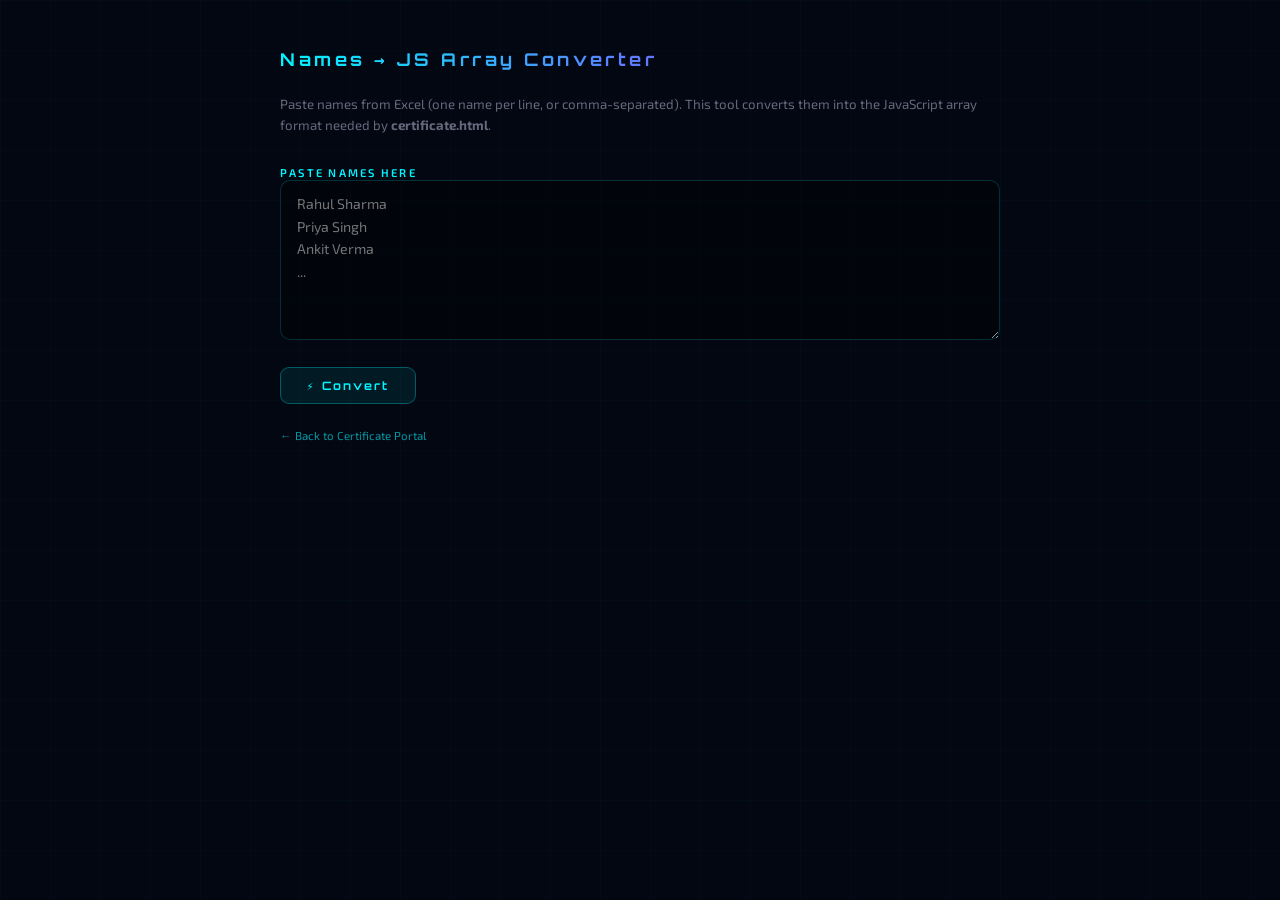
<file: certificates/names.html>
<!DOCTYPE html>
<html lang="en">
<head>
  <meta charset="UTF-8">
  <meta name="viewport" content="width=device-width, initial-scale=1.0">
  <title>Names → JS Array Converter</title>
  <link href="https://fonts.googleapis.com/css2?family=Orbitron:wght@700&family=Exo+2:wght@400;600&display=swap" rel="stylesheet">
  <style>
    :root { --neon:#00f5ff; --neon2:#bf00ff; --dark:#030712; }
    *,*::before,*::after { box-sizing:border-box; margin:0; padding:0; }
    body {
      font-family:'Exo 2',sans-serif; background:var(--dark); color:#e0e0ff;
      min-height:100vh; padding:clamp(1.5rem,5vw,3rem);
    }
    body::before {
      content:''; position:fixed; inset:0; z-index:0;
      background-image:linear-gradient(rgba(0,245,255,.025) 1px,transparent 1px),linear-gradient(90deg,rgba(0,245,255,.025) 1px,transparent 1px);
      background-size:50px 50px; pointer-events:none;
    }
    .wrap { position:relative; z-index:1; max-width:720px; margin:0 auto; display:flex; flex-direction:column; gap:1.5rem; }
    h1 {
      font-family:'Orbitron',monospace; font-size:clamp(.9rem,3vw,1.1rem); font-weight:700; letter-spacing:.2em;
      background:linear-gradient(90deg,var(--neon),var(--neon2)); -webkit-background-clip:text; -webkit-text-fill-color:transparent; background-clip:text;
    }
    p { font-size:.83rem; color:rgba(224,224,255,.45); line-height:1.6; }
    label { font-size:.7rem; letter-spacing:.2em; text-transform:uppercase; color:var(--neon); font-weight:600; }
    textarea {
      width:100%; min-height:160px; resize:vertical;
      background:rgba(0,0,0,.35); border:1px solid rgba(0,245,255,.18);
      border-radius:10px; padding:.8rem 1rem;
      color:#fff; font-family:'Exo 2',sans-serif; font-size:.88rem; line-height:1.6;
      outline:none; transition:border-color .2s;
    }
    textarea:focus { border-color:rgba(0,245,255,.5); }
    button {
      padding:.65rem 1.6rem; border-radius:9px;
      border:1px solid rgba(0,245,255,.3); background:rgba(0,245,255,.08);
      color:var(--neon); font-family:'Orbitron',monospace; font-size:.72rem;
      font-weight:700; letter-spacing:.18em; cursor:pointer; transition:all .2s;
      align-self:flex-start;
    }
    button:hover { background:rgba(0,245,255,.18); border-color:var(--neon); }
    .out-wrap { display:flex; flex-direction:column; gap:.5rem; }
    .out-label { font-size:.7rem; letter-spacing:.2em; text-transform:uppercase; color:rgba(0,245,255,.55); }
    .output {
      width:100%; min-height:120px; resize:vertical;
      background:rgba(0,0,0,.5); border:1px solid rgba(0,245,255,.12);
      border-radius:10px; padding:.8rem 1rem;
      color:#b0ffd8; font-family:monospace; font-size:.82rem; line-height:1.7;
      outline:none;
    }
    .copy-btn {
      padding:.5rem 1.2rem; font-size:.65rem; letter-spacing:.15em;
      border-color:rgba(0,255,140,.25); background:rgba(0,255,140,.06); color:#00ff8c;
    }
    .copy-btn:hover { background:rgba(0,255,140,.15); border-color:#00ff8c; }
    .count { font-size:.72rem; color:rgba(224,224,255,.3); letter-spacing:.1em; }
    .note { font-size:.72rem; color:rgba(255,184,0,.5); line-height:1.55; }
    .note strong { color:rgba(255,184,0,.8); }
    a.back { font-size:.72rem; color:var(--neon); text-decoration:none; opacity:.6; transition:opacity .2s; }
    a.back:hover { opacity:1; }
  </style>
</head>
<body>
<div class="wrap">
  <h1>Names → JS Array Converter</h1>
  <p>Paste names from Excel (one name per line, or comma-separated). This tool converts them into the JavaScript array format needed by <strong>certificate.html</strong>.</p>

  <div>
    <label>Paste names here</label>
    <textarea id="input" placeholder="Rahul Sharma&#10;Priya Singh&#10;Ankit Verma&#10;..."></textarea>
  </div>

  <button onclick="convert()">⚡ Convert</button>

  <div class="out-wrap" id="outWrap" style="display:none">
    <div style="display:flex; align-items:center; justify-content:space-between; flex-wrap:wrap; gap:.5rem">
      <div class="out-label">Paste this into certificate.html → PARTICIPANTS array</div>
      <button class="copy-btn" onclick="copyOutput()">Copy</button>
    </div>
    <textarea class="output" id="output" readonly></textarea>
    <div class="count" id="count"></div>
    <p class="note">
      <strong>How to use:</strong> Open <code>certificate.html</code>, find the <code>const PARTICIPANTS = [</code> line,
      and replace everything between the square brackets with the output above. Save the file.
    </p>
  </div>

  <a class="back" href="certificate.html">← Back to Certificate Portal</a>
</div>

<script>
function convert() {
  const raw = document.getElementById('input').value;
  // Split by newline or comma
  const names = raw
    .split(/[\n,]+/)
    .map(n => n.trim().replace(/^["']|["']$/g, ''))   // strip quotes
    .filter(n => n.length > 0)
    .filter((n, i, a) => a.indexOf(n) === i);          // dedupe

  if (!names.length) return;

  const arr = names.map((n, i) =>
    `  "${n}"${i < names.length - 1 ? ',' : ''}`
  ).join('\n');

  document.getElementById('output').value = arr;
  document.getElementById('count').textContent = `${names.length} name${names.length !== 1 ? 's' : ''} converted`;
  document.getElementById('outWrap').style.display = 'flex';
}

function copyOutput() {
  const ta = document.getElementById('output');
  ta.select();
  navigator.clipboard.writeText(ta.value).catch(() => document.execCommand('copy'));
  const btn = document.querySelector('.copy-btn');
  btn.textContent = '✔ Copied!';
  setTimeout(() => { btn.textContent = 'Copy'; }, 2000);
}
</script>
</body>
</html>
</file>
<file: styles.css>
/* ══════════════════════════════════════════
   EMINENCE 2K26 — styles.css
   Edit events.json to add/remove events.
   Edit this file to change look & feel.
════════════════════════════════════════════ */

/* ── TOKENS ── */
:root {
  --neon:        #00f5ff;
  --neon2:       #bf00ff;
  --neon3:       #ff006e;
  --dark:        #030712;
  --card:        rgba(255, 255, 255, 0.05);
  --card-border: rgba(0, 245, 255, 0.15);
  --font-display: 'Orbitron', monospace;
  --font-body:    'Exo 2', sans-serif;
}

/* ── RESET ── */
*, *::before, *::after { box-sizing: border-box; margin: 0; padding: 0; }

html {
  scroll-behavior: smooth;
  overflow-x: hidden;
}

body {
  font-family: var(--font-body);
  background: var(--dark);
  color: #e0e0ff;
  overflow-x: hidden;
  overflow-y: scroll;
  width: 100%;
  min-height: 100vh;
}

/* ── CANVAS STARFIELD ── */
#stars {
  position: fixed; inset: 0; z-index: 0;
  width: 100%; height: 100%;
  pointer-events: none;
}

/* ── GRID OVERLAY ── */
body::before {
  content: '';
  position: fixed; inset: 0; z-index: 1;
  background-image:
    linear-gradient(rgba(0, 245, 255, 0.03) 1px, transparent 1px),
    linear-gradient(90deg, rgba(0, 245, 255, 0.03) 1px, transparent 1px);
  background-size: 50px 50px;
  pointer-events: none;
}

/* ── PARTICLES ── */
.particles-wrap {
  position: fixed; inset: 0; z-index: 2;
  pointer-events: none; overflow: hidden;
}
.particle {
  position: absolute; border-radius: 50%; opacity: 0;
  animation: floatUp linear infinite;
}

/* ── CUSTOM CURSOR (mouse only) ── */
@media (pointer: fine) {
  body { cursor: none; }
  .cursor {
    position: fixed; width: 10px; height: 10px;
    background: var(--neon); border-radius: 50%;
    pointer-events: none; z-index: 9999;
    transform: translate(-50%, -50%);
    mix-blend-mode: screen;
  }
  .cursor-ring {
    position: fixed; width: 34px; height: 34px;
    border: 1.5px solid rgba(0, 245, 255, 0.6); border-radius: 50%;
    pointer-events: none; z-index: 9998;
    transform: translate(-50%, -50%);
    mix-blend-mode: screen;
    transition: width 0.2s, height 0.2s, border-color 0.2s;
  }
}
@media (pointer: coarse) {
  .cursor, .cursor-ring { display: none !important; }
}

/* ── NAV DOTS ── */
.nav-dots {
  position: fixed; right: 1.1rem; top: 50%;
  transform: translateY(-50%); z-index: 100;
  display: flex; flex-direction: column; gap: 0.6rem;
}
.nav-dot {
  width: 6px; height: 6px; border-radius: 50%;
  background: rgba(0, 245, 255, 0.3); cursor: pointer;
  transition: background 0.3s, transform 0.3s, box-shadow 0.3s;
}
.nav-dot.active {
  background: var(--neon);
  transform: scale(2);
  box-shadow: 0 0 8px var(--neon);
}
@media (max-width: 600px) { .nav-dots { display: none; } }

/* ══════════════════
   HERO
══════════════════ */
header {
  position: relative; z-index: 10;
  min-height: 100svh;
  display: flex; flex-direction: column;
  align-items: center; justify-content: center;
  text-align: center;
  padding: 5rem 1.25rem 6rem;
  overflow: hidden;
}
.hero-actions{
  margin-top:25px;
}

.rules-btn{
  display:inline-block;
  padding:12px 28px;
  font-size:14px;
  letter-spacing:1px;
  text-decoration:none;
  color:#0ff;
  border:1px solid #0ff;
  border-radius:30px;
  backdrop-filter:blur(8px);
  transition:all .3s ease;
}

.rules-btn:hover{
  background:#0ff;
  color:#000;
  box-shadow:0 0 20px #0ff;
}
.hero-glow {
  position: absolute; inset: 0; z-index: 0; pointer-events: none;
  background:
    radial-gradient(ellipse 80% 55% at 50% 0%,  rgba(191, 0, 255, 0.22) 0%, transparent 70%),
    radial-gradient(ellipse 60% 45% at 15% 85%, rgba(0, 245, 255, 0.14) 0%, transparent 60%),
    radial-gradient(ellipse 50% 40% at 85% 60%, rgba(255, 0, 110, 0.12) 0%, transparent 60%);
}
.dept-label {
  position: relative; z-index: 1;
  font-size: clamp(0.58rem, 2.8vw, 0.82rem);
  font-weight: 600;
  letter-spacing: clamp(0.1em, 1.5vw, 0.4em);
  color: var(--neon);
  text-transform: uppercase;
  margin-bottom: 1rem;
  opacity: 0;
  animation: fadeUp 0.8s 0.3s forwards;
}
.hero-title {
  position: relative; z-index: 1;
  font-family: var(--font-display);
  font-size: clamp(2.6rem, 15vw, 9rem);
  font-weight: 900;
  line-height: 0.92;
  letter-spacing: -0.02em;
  text-transform: uppercase;
  background: linear-gradient(135deg, #fff 0%, var(--neon) 40%, var(--neon2) 70%, var(--neon3) 100%);
  -webkit-background-clip: text; -webkit-text-fill-color: transparent; background-clip: text;
  filter: drop-shadow(0 0 30px rgba(0, 245, 255, 0.4));
  opacity: 0;
  animation: fadeUp 1s 0.5s forwards, pulseGlow 4s 1.5s ease-in-out infinite;
  word-break: break-word;
}
.hero-sub {
  position: relative; z-index: 1;
  font-size: clamp(0.75rem, 3.2vw, 1.1rem);
  color: rgba(224, 224, 255, 0.55);
  letter-spacing: clamp(0.06em, 1vw, 0.18em);
  margin-top: 1rem;
  opacity: 0;
  animation: fadeUp 0.8s 0.8s forwards;
}
.hero-date {
  position: relative; z-index: 1;
  margin-top: 1.6rem;
  padding: 0.55rem 1.2rem;
  border: 1px solid rgba(0, 245, 255, 0.2);
  border-radius: 100px;
  background: rgba(0, 245, 255, 0.06);
  font-size: clamp(0.68rem, 2.8vw, 0.9rem);
  letter-spacing: clamp(0.04em, 0.8vw, 0.15em);
  color: var(--neon);
  backdrop-filter: blur(10px); -webkit-backdrop-filter: blur(10px);
  opacity: 0;
  animation: fadeUp 0.8s 1s forwards;
  max-width: 88vw; line-height: 1.6;
}
.scroll-hint {
  position: absolute; bottom: 1.6rem; left: 50%; transform: translateX(-50%);
  display: flex; flex-direction: column; align-items: center; gap: 0.4rem;
  opacity: 0; animation: fadeIn 1s 1.8s forwards;
  color: rgba(255, 255, 255, 0.25); font-size: 0.62rem; letter-spacing: 0.2em;
}
.scroll-line {
  width: 1px; height: 36px;
  background: linear-gradient(to bottom, var(--neon), transparent);
  animation: scrollPulse 2s ease-in-out infinite;
}

/* ══════════════════
   POSTER
══════════════════ */
.poster-wrap {
  position: relative; z-index: 10;
  display: flex; justify-content: center;
  padding: 0 1.25rem 0.5rem;
}
.poster-frame {
  position: relative; border-radius: 14px; overflow: hidden;
  width: min(370px, 88vw);
  box-shadow: 0 0 50px rgba(0, 245, 255, 0.18), 0 0 90px rgba(191, 0, 255, 0.1);
}
.poster-frame img { width: 100%; display: block; }
.poster-frame::after {
  content: ''; position: absolute; inset: 0;
  border: 1px solid rgba(0, 245, 255, 0.28); border-radius: 14px; pointer-events: none;
}
.poster-placeholder {
  width: 100%; aspect-ratio: 3/4;
  background: linear-gradient(135deg, #0a0f1e, #1a0a2e);
  display: flex; flex-direction: column;
  align-items: center; justify-content: center; gap: 0.8rem;
  font-family: var(--font-display); color: var(--neon);
}
.poster-placeholder h3 { font-size: clamp(1rem, 5vw, 1.4rem); letter-spacing: 0.2em; }
.poster-placeholder p  { font-size: 0.75rem; opacity: 0.45; }

/* ══════════════════
   EVENT SECTIONS
══════════════════ */
section {
  position: relative; z-index: 10;
  width: 100%; max-width: 1100px;
  margin: 0 auto;
  padding: clamp(2.2rem, 6vw, 5rem) clamp(1rem, 4vw, 3rem);
}
.section-header {
  display: flex; align-items: center; gap: clamp(0.5rem, 2vw, 1.4rem);
  margin-bottom: clamp(1.4rem, 4vw, 2.6rem);
}
.section-line {
  flex: 1; height: 1px; min-width: 0;
  background: linear-gradient(to right, var(--neon), transparent);
}
.section-line.r { background: linear-gradient(to left, var(--neon2), transparent); }
.section-title {
  font-family: var(--font-display);
  font-size: clamp(0.72rem, 3.2vw, 1.45rem);
  font-weight: 700;
  letter-spacing: clamp(0.04em, 1vw, 0.2em);
  text-transform: uppercase;
  white-space: nowrap; flex-shrink: 0;
}
.section-title.tech    { color: var(--neon); }
.section-title.nontech { color: var(--neon2); }

/* ── EVENT GRID ── */
.event-grid {
  display: grid;
  grid-template-columns: repeat(auto-fill, minmax(min(150px, 100%), 1fr));
  gap: clamp(0.6rem, 2vw, 1rem);
}
@media (max-width: 380px) {
  .event-grid { grid-template-columns: repeat(2, 1fr); }
}

/* ── EVENT CARD ── */
.event-card {
  position: relative;
  background: var(--card);
  border: 1px solid var(--card-border);
  border-radius: 12px; overflow: hidden;
  text-decoration: none;
  display: flex; flex-direction: column;
  align-items: center; justify-content: center;
  padding: clamp(0.9rem, 2.5vw, 1.5rem) clamp(0.5rem, 2vw, 1rem);
  gap: 0.45rem;
  transition: transform 0.25s cubic-bezier(.34, 1.56, .64, 1), border-color 0.25s;
  backdrop-filter: blur(8px); -webkit-backdrop-filter: blur(8px);
  opacity: 0;
  animation: cardReveal 0.55s ease forwards;
  -webkit-tap-highlight-color: transparent;
  touch-action: manipulation;
}
.event-card::before {
  content: ''; position: absolute; inset: 0;
  background: linear-gradient(135deg, rgba(0, 245, 255, 0.07), transparent 60%);
  opacity: 0; transition: opacity 0.3s;
}
.event-card::after {
  content: ''; position: absolute; bottom: 0; left: 0; right: 0; height: 2px;
  background: linear-gradient(to right, var(--neon), var(--neon2));
  transform: scaleX(0); transform-origin: left; transition: transform 0.35s ease;
}
@media (hover: hover) {
  .event-card:hover { transform: translateY(-5px) scale(1.02); border-color: rgba(0, 245, 255, 0.4); }
  .event-card:hover::before { opacity: 1; }
  .event-card:hover::after  { transform: scaleX(1); }
}
.event-card:active { transform: scale(0.96); border-color: rgba(0, 245, 255, 0.5); }

/* nontech variant */
.nontech-grid .event-card::after {
  background: linear-gradient(to right, var(--neon2), var(--neon3));
}
@media (hover: hover) {
  .nontech-grid .event-card:hover { border-color: rgba(191, 0, 255, 0.4); }
}
.nontech-grid .event-card:active { border-color: rgba(191, 0, 255, 0.55); }

.event-icon {
  font-size: clamp(1.4rem, 4.5vw, 2rem);
  line-height: 1;
}
.event-name {
  font-size: clamp(0.7rem, 2.5vw, 0.92rem);
  font-weight: 600; letter-spacing: 0.03em;
  color: #fff; text-align: center; line-height: 1.3;
}
.event-tag {
  font-size: clamp(0.56rem, 1.8vw, 0.65rem);
  letter-spacing: 0.1em; color: var(--neon);
  text-transform: uppercase; opacity: 0.7;
}
.nontech-grid .event-tag { color: var(--neon2); }

/* ══════════════════
   FOOTER
══════════════════ */
footer {
  position: relative; z-index: 10;
  padding: clamp(2rem, 6vw, 3.5rem) clamp(1rem, 4vw, 3rem);
  border-top: 1px solid rgba(0, 245, 255, 0.08);
  text-align: center;
}
.footer-inner {
  max-width: 680px; margin: 0 auto;
  display: flex; flex-direction: column; align-items: center; gap: 1.1rem;
}
.footer-logo {
  font-family: var(--font-display);
  font-size: clamp(1rem, 4.5vw, 1.4rem);
  font-weight: 900; letter-spacing: 0.28em;
  background: linear-gradient(90deg, var(--neon), var(--neon2));
  -webkit-background-clip: text; -webkit-text-fill-color: transparent; background-clip: text;
}
.footer-info {
  display: flex; flex-wrap: wrap; justify-content: center; gap: 0.4rem 1.3rem;
  font-size: clamp(0.72rem, 2.6vw, 0.88rem); color: rgba(224, 224, 255, 0.45);
}
.footer-info span { color: var(--neon); }
.footer-contacts { display: flex; flex-wrap: wrap; justify-content: center; gap: 0.7rem; }
.contact-chip {
  padding: 0.5rem 1rem;
  border: 1px solid rgba(191, 0, 255, 0.25); border-radius: 100px;
  font-size: clamp(0.72rem, 2.6vw, 0.84rem);
  background: rgba(191, 0, 255, 0.05);
  backdrop-filter: blur(8px); -webkit-backdrop-filter: blur(8px);
}
.contact-chip strong { color: var(--neon2); }
.footer-copy {
  font-size: clamp(0.58rem, 1.8vw, 0.72rem);
  color: rgba(255, 255, 255, 0.18); letter-spacing: 0.1em;
}

/* ══════════════════
   LOADING STATE
══════════════════ */
.loading-msg {
  position: relative; z-index: 10;
  text-align: center; padding: 4rem 1rem;
  color: rgba(0, 245, 255, 0.5); font-size: 0.9rem; letter-spacing: 0.2em;
}

/* ══════════════════
   ANIMATIONS
══════════════════ */
@keyframes fadeUp {
  from { opacity: 0; transform: translateY(22px); }
  to   { opacity: 1; transform: translateY(0); }
}
@keyframes fadeIn { to { opacity: 1; } }
@keyframes pulseGlow {
  0%, 100% { filter: drop-shadow(0 0 25px rgba(0, 245, 255, 0.35)); }
  50%       { filter: drop-shadow(0 0 60px rgba(0, 245, 255, 0.65)) drop-shadow(0 0 90px rgba(191, 0, 255, 0.28)); }
}
@keyframes scrollPulse {
  0%, 100% { opacity: 0.35; transform: scaleY(1); }
  50%       { opacity: 1;    transform: scaleY(1.3); }
}
@keyframes cardReveal {
  from { opacity: 0; transform: translateY(16px); }
  to   { opacity: 1; transform: translateY(0); }
}
@keyframes floatUp {
  0%   { transform: translateY(100vh) translateX(0); opacity: 0; }
  10%  { opacity: 0.7; }
  90%  { opacity: 0.2; }
  100% { transform: translateY(-5vh) translateX(var(--drift, 0px)); opacity: 0; }
}

/* ══════════════════════════════════════
   COUNTDOWN TIMER
════════════════════════════════════════ */
.countdown-wrap {
  position: relative; z-index: 1;
  display: flex; align-items: center;
  gap: clamp(0.4rem, 2vw, 1rem);
  margin-top: clamp(1.6rem, 4vw, 2.2rem);
  opacity: 0;
  animation: fadeUp 0.8s 1.2s forwards;
}

/* Each unit: box + label stacked */
.countdown-unit {
  display: flex; flex-direction: column;
  align-items: center; gap: 0.45rem;
}

/* The glassy number box */
.cd-box {
  position: relative;
  width: clamp(56px, 14vw, 90px);
  height: clamp(56px, 14vw, 90px);
  display: flex; align-items: center; justify-content: center;
  background: rgba(0, 245, 255, 0.05);
  border: 1px solid rgba(0, 245, 255, 0.22);
  border-radius: clamp(8px, 2vw, 14px);
  backdrop-filter: blur(12px); -webkit-backdrop-filter: blur(12px);
  overflow: hidden;
  transition: border-color 0.3s, box-shadow 0.3s;
}

/* Top-half shine overlay */
.cd-shine {
  position: absolute; top: 0; left: 0; right: 0;
  height: 45%;
  background: linear-gradient(to bottom, rgba(255,255,255,0.06), transparent);
  pointer-events: none;
}

/* The big digit */
.cd-number {
  font-family: var(--font-display);
  font-size: clamp(1.4rem, 5.5vw, 2.6rem);
  font-weight: 900;
  color: #fff;
  letter-spacing: -0.02em;
  line-height: 1;
  text-shadow: 0 0 20px rgba(0, 245, 255, 0.8), 0 0 40px rgba(0, 245, 255, 0.4);
  position: relative; z-index: 1;
  transition: color 0.2s;
}

/* Label below the box */
.cd-label {
  font-size: clamp(0.55rem, 2vw, 0.72rem);
  font-weight: 600;
  letter-spacing: clamp(0.08em, 0.5vw, 0.18em);
  text-transform: uppercase;
  color: rgba(0, 245, 255, 0.55);
}

/* Colon separator */
.countdown-sep {
  font-family: var(--font-display);
  font-size: clamp(1.4rem, 5vw, 2.4rem);
  font-weight: 900;
  color: rgba(0, 245, 255, 0.35);
  /* nudge up slightly to align with box centres */
  margin-bottom: clamp(1.4rem, 4.5vw, 2.2rem);
  animation: sepBlink 1s step-end infinite;
}

/* ── Flip animation (triggers on digit change) ── */
.cd-flip {
  animation: cdFlip 0.35s cubic-bezier(0.23, 1, 0.32, 1);
}
@keyframes cdFlip {
  0%   { transform: scaleY(0.5) translateY(-8px); opacity: 0.4; }
  60%  { transform: scaleY(1.06); }
  100% { transform: scaleY(1) translateY(0);  opacity: 1; }
}

/* ── Pulse on every second tick ── */
.cd-pulse {
  animation: cdPulse 0.4s ease-out;
  border-color: rgba(0, 245, 255, 0.55) !important;
  box-shadow: 0 0 18px rgba(0, 245, 255, 0.3), 0 0 4px rgba(0, 245, 255, 0.5) inset;
}
@keyframes cdPulse {
  0%   { box-shadow: 0 0 0   rgba(0,245,255,0), 0 0 0 rgba(0,245,255,0) inset; }
  40%  { box-shadow: 0 0 22px rgba(0,245,255,0.35), 0 0 6px rgba(0,245,255,0.45) inset; }
  100% { box-shadow: 0 0 0   rgba(0,245,255,0), 0 0 0 rgba(0,245,255,0) inset; }
}

/* ── Separator blink ── */
@keyframes sepBlink {
  0%, 100% { opacity: 0.35; }
  50%       { opacity: 0.08; }
}

/* ── "Event is Live" message ── */
.cd-live {
  font-family: var(--font-display);
  font-size: clamp(0.9rem, 4vw, 1.3rem);
  font-weight: 700;
  letter-spacing: 0.12em;
  color: var(--neon3);
  text-shadow: 0 0 20px rgba(255, 0, 110, 0.6);
  padding: 0.8rem 1.8rem;
  border: 1px solid rgba(255, 0, 110, 0.3);
  border-radius: 100px;
  background: rgba(255, 0, 110, 0.06);
  backdrop-filter: blur(10px);
  animation: livePulse 1.5s ease-in-out infinite;
}
@keyframes livePulse {
  0%, 100% { box-shadow: 0 0 0   rgba(255,0,110,0); }
  50%       { box-shadow: 0 0 30px rgba(255,0,110,0.4); }
}

/* ── Mobile tweaks ── */
@media (max-width: 480px) {
  .countdown-wrap { gap: clamp(0.3rem, 1.5vw, 0.6rem); }
  .countdown-sep  { font-size: 1.2rem; margin-bottom: 1.6rem; }
}
</file>
<file: rules.css>
/* ══════════════════════════════════════════
   EMINENCE 2K26 — rules.css
════════════════════════════════════════════ */

:root {
  --neon:         #00f5ff;
  --neon2:        #bf00ff;
  --neon3:        #ff006e;
  --ok:           #00ff8c;
  --warn:         #ffb800;
  --dark:         #030712;
  --card:         rgba(255,255,255,0.04);
  --card-border:  rgba(0,245,255,0.14);
  --font-display: 'Orbitron', monospace;
  --font-body:    'Exo 2', sans-serif;
}

*, *::before, *::after { box-sizing: border-box; margin: 0; padding: 0; }
html { scroll-behavior: smooth; overflow-x: hidden; }
body {
  font-family: var(--font-body);
  background: var(--dark);
  color: #e0e0ff;
  overflow-x: hidden;
  overflow-y: scroll;
  min-height: 100vh;
}

/* ── STARFIELD ── */
#stars { position: fixed; inset: 0; z-index: 0; pointer-events: none; }

/* ── GRID OVERLAY ── */
body::before {
  content: '';
  position: fixed; inset: 0; z-index: 1;
  background-image:
    linear-gradient(rgba(0,245,255,0.025) 1px, transparent 1px),
    linear-gradient(90deg, rgba(0,245,255,0.025) 1px, transparent 1px);
  background-size: 50px 50px;
  pointer-events: none;
}

/* ════════════════════════
   STICKY HEADER
════════════════════════ */
.rules-header {
  position: sticky; top: 0; z-index: 50;
  display: flex; align-items: center; justify-content: space-between;
  flex-wrap: wrap; gap: 0.6rem;
  padding: clamp(0.7rem, 2vw, 1.1rem) clamp(1rem, 4vw, 2.5rem);
  background: rgba(3,7,18,0.88);
  border-bottom: 1px solid rgba(0,245,255,0.1);
  backdrop-filter: blur(18px); -webkit-backdrop-filter: blur(18px);
}
.header-brand { display: flex; flex-direction: column; gap: 0.1rem; }
.header-logo {
  font-family: var(--font-display);
  font-size: clamp(0.82rem, 2.8vw, 1.05rem);
  font-weight: 900; letter-spacing: 0.2em;
  background: linear-gradient(90deg, var(--neon), var(--neon2));
  -webkit-background-clip: text; -webkit-text-fill-color: transparent; background-clip: text;
}
.header-sub {
  font-size: clamp(0.55rem, 1.6vw, 0.68rem);
  color: rgba(224,224,255,0.3);
  letter-spacing: 0.22em; text-transform: uppercase;
}
.header-nav { display: flex; gap: 0.5rem; align-items: center; flex-wrap: wrap; }

.nav-btn {
  display: inline-flex; align-items: center; gap: 0.3rem;
  padding: 0.38rem 0.85rem;
  border-radius: 7px;
  border: 1px solid rgba(0,245,255,0.2);
  background: rgba(0,245,255,0.05);
  color: var(--neon);
  font-family: var(--font-body);
  font-size: clamp(0.65rem, 1.8vw, 0.76rem);
  font-weight: 600; letter-spacing: 0.06em;
  cursor: pointer; text-decoration: none;
  transition: background 0.2s, border-color 0.2s, box-shadow 0.2s;
  -webkit-tap-highlight-color: transparent; white-space: nowrap;
}
.nav-btn:hover { background: rgba(0,245,255,0.12); border-color: var(--neon); box-shadow: 0 0 12px rgba(0,245,255,0.16); }
.nav-btn.register { border-color: rgba(191,0,255,0.28); background: rgba(191,0,255,0.07); color: var(--neon2); }
.nav-btn.register:hover { background: rgba(191,0,255,0.16); border-color: var(--neon2); }
#backBtn { display: none; }

/* ════════════════════════
   MAIN WRAPPER
════════════════════════ */
#rulesApp {
  position: relative; z-index: 10;
  max-width: 1100px; margin: 0 auto;
  padding: clamp(1.8rem, 5vw, 3.5rem) clamp(1rem, 4vw, 2.5rem);
}

/* ════════════════════════
   GRID PAGE HERO
════════════════════════ */
.page-hero {
  text-align: center;
  margin-bottom: clamp(2rem, 5vw, 3.5rem);
  animation: fadeUp 0.6s ease forwards;
}
.page-hero-label {
  font-size: clamp(0.58rem, 1.8vw, 0.72rem);
  letter-spacing: 0.4em; color: var(--neon);
  text-transform: uppercase; opacity: 0.65;
  margin-bottom: 0.7rem;
}
.page-hero-title {
  font-family: var(--font-display);
  font-size: clamp(1.7rem, 7vw, 3.2rem);
  font-weight: 900; line-height: 1;
  background: linear-gradient(135deg, #fff 0%, var(--neon) 50%, var(--neon2) 100%);
  -webkit-background-clip: text; -webkit-text-fill-color: transparent; background-clip: text;
  filter: drop-shadow(0 0 18px rgba(0,245,255,0.28));
}
.page-hero-sub {
  margin-top: 0.7rem;
  font-size: clamp(0.72rem, 2.2vw, 0.88rem);
  color: rgba(224,224,255,0.38); letter-spacing: 0.08em;
}

/* ════════════════════════
   CATEGORY DIVIDER
════════════════════════ */
.cat-section { margin-bottom: clamp(1.8rem, 4vw, 3rem); }
.cat-heading-row {
  display: flex; align-items: center; gap: 0.9rem;
  margin-bottom: clamp(1rem, 2.5vw, 1.5rem);
}
.cat-heading-line      { flex: 1; height: 1px; min-width: 0; background: linear-gradient(to right, var(--neon), transparent); }
.cat-heading-line.r    { background: linear-gradient(to left, var(--neon2), transparent); }
.cat-heading-line.nl   { background: linear-gradient(to right, var(--neon2), transparent); }
.cat-heading-line.nr   { background: linear-gradient(to left, var(--neon3), transparent); }
.cat-heading-title {
  font-family: var(--font-display);
  font-size: clamp(0.68rem, 2.8vw, 1.05rem);
  font-weight: 700; letter-spacing: 0.18em;
  text-transform: uppercase; white-space: nowrap; flex-shrink: 0;
}
.cat-heading-title.tech    { color: var(--neon); }
.cat-heading-title.nontech { color: var(--neon2); }

/* ════════════════════════
   EVENT CARD GRID
════════════════════════ */
.rules-grid {
  display: grid;
  grid-template-columns: repeat(auto-fill, minmax(min(155px, 100%), 1fr));
  gap: clamp(0.6rem, 1.8vw, 0.9rem);
}
@media (max-width: 380px) { .rules-grid { grid-template-columns: repeat(2, 1fr); } }

.rules-card {
  position: relative;
  background: var(--card);
  border: 1px solid var(--card-border);
  border-radius: 12px; overflow: hidden;
  display: flex; flex-direction: column;
  align-items: center; justify-content: center;
  padding: clamp(1rem, 2.5vw, 1.4rem) clamp(0.5rem, 1.5vw, 0.9rem);
  gap: 0.45rem; cursor: pointer;
  transition: transform 0.25s cubic-bezier(.34,1.56,.64,1), border-color 0.22s;
  backdrop-filter: blur(8px); -webkit-backdrop-filter: blur(8px);
  opacity: 0; animation: cardReveal 0.5s ease forwards;
  -webkit-tap-highlight-color: transparent; touch-action: manipulation;
}
.rules-card::before {
  content: ''; position: absolute; inset: 0;
  background: linear-gradient(135deg, rgba(0,245,255,0.07), transparent 60%);
  opacity: 0; transition: opacity 0.22s;
}
.rules-card::after {
  content: ''; position: absolute; bottom: 0; left: 0; right: 0; height: 2px;
  background: linear-gradient(to right, var(--neon), var(--neon2));
  transform: scaleX(0); transform-origin: left; transition: transform 0.3s;
}
.nontech-grid .rules-card::after { background: linear-gradient(to right, var(--neon2), var(--neon3)); }
@media (hover: hover) {
  .rules-card:hover { transform: translateY(-5px) scale(1.02); border-color: rgba(0,245,255,0.38); }
  .rules-card:hover::before { opacity: 1; }
  .rules-card:hover::after  { transform: scaleX(1); }
  .nontech-grid .rules-card:hover { border-color: rgba(191,0,255,0.38); }
}
.rules-card:active { transform: scale(0.96); }

.rc-emoji { font-size: clamp(1.4rem, 4.5vw, 1.9rem); line-height: 1; }
.rc-name  { font-weight: 600; font-size: clamp(0.68rem, 2.4vw, 0.88rem); color: #fff; text-align: center; line-height: 1.3; }
.rc-hint  { font-size: clamp(0.54rem, 1.7vw, 0.63rem); letter-spacing: 0.1em; text-transform: uppercase; opacity: 0.55; color: var(--neon); }
.nontech-grid .rc-hint { color: var(--neon2); }

/* ════════════════════════
   DETAIL PAGE LAYOUT
════════════════════════ */
.detail-wrap {
  max-width: 780px; margin: 0 auto;
  display: flex; flex-direction: column; gap: clamp(1.2rem, 3vw, 1.8rem);
  animation: fadeUp 0.4s ease forwards;
}

/* ── Big hero block ── */
.detail-hero {
  text-align: center;
  padding: clamp(1rem, 4vw, 2rem) 0 clamp(0.5rem, 2vw, 1rem);
}
.detail-emoji {
  display: block; font-size: clamp(3rem, 11vw, 5rem);
  line-height: 1; margin-bottom: 0.5rem;
  filter: drop-shadow(0 0 18px rgba(0,245,255,0.3));
  animation: floatBob 3s ease-in-out infinite;
}
.detail-name {
  font-family: var(--font-display);
  font-size: clamp(1.4rem, 5.5vw, 2.6rem);
  font-weight: 900; letter-spacing: 0.03em;
  background: linear-gradient(135deg, #fff 0%, var(--neon) 55%, var(--neon2) 100%);
  -webkit-background-clip: text; -webkit-text-fill-color: transparent; background-clip: text;
}
.detail-tagline {
  margin-top: 0.5rem;
  font-size: clamp(0.72rem, 2.2vw, 0.9rem);
  color: rgba(224,224,255,0.42); font-style: italic; letter-spacing: 0.08em;
}
.detail-wrap.nontech .detail-name {
  background: linear-gradient(135deg, #fff 0%, var(--neon2) 55%, var(--neon3) 100%);
  -webkit-background-clip: text; background-clip: text;
}

/* ── Meta chips row ── */
.detail-meta {
  display: flex; flex-wrap: wrap; justify-content: center; gap: 0.5rem;
  margin-top: 1rem;
}
.meta-chip {
  display: inline-flex; align-items: center; gap: 0.35rem;
  padding: 0.32rem 0.8rem; border-radius: 100px;
  font-size: clamp(0.62rem, 1.9vw, 0.72rem); font-weight: 600; letter-spacing: 0.05em;
  border: 1px solid rgba(0,245,255,0.2); background: rgba(0,245,255,0.06); color: var(--neon);
  backdrop-filter: blur(6px);
}
.meta-chip.purple { border-color: rgba(191,0,255,0.22); background: rgba(191,0,255,0.07); color: var(--neon2); }
.meta-chip.pink   { border-color: rgba(255,0,110,0.22); background: rgba(255,0,110,0.07); color: var(--neon3); }
.meta-chip.gold   { border-color: rgba(255,184,0,0.25); background: rgba(255,184,0,0.07); color: #ffb800; }
.detail-wrap.nontech .meta-chip { border-color: rgba(191,0,255,0.2); background: rgba(191,0,255,0.06); color: var(--neon2); }

/* ════════════════════════
   SECTION CARDS (about, rounds, rules, etc.)
════════════════════════ */
.info-card {
  background: rgba(255,255,255,0.03);
  border: 1px solid rgba(0,245,255,0.1);
  border-radius: 14px; overflow: hidden;
  backdrop-filter: blur(8px); -webkit-backdrop-filter: blur(8px);
}
.info-card.nontech-card {
  border-color: rgba(191,0,255,0.12);
}
.info-card-header {
  display: flex; align-items: center; gap: 0.6rem;
  padding: 0.75rem 1.2rem;
  border-bottom: 1px solid rgba(0,245,255,0.08);
  background: rgba(0,245,255,0.03);
}
.info-card.nontech-card .info-card-header {
  border-bottom-color: rgba(191,0,255,0.1);
  background: rgba(191,0,255,0.03);
}
.info-card-icon { font-size: 1rem; flex-shrink: 0; }
.info-card-title {
  font-family: var(--font-display);
  font-size: clamp(0.65rem, 2.2vw, 0.8rem);
  font-weight: 700; letter-spacing: 0.2em; text-transform: uppercase;
  color: var(--neon);
}
.info-card.nontech-card .info-card-title { color: var(--neon2); }
.info-card-body { padding: clamp(0.9rem, 2.5vw, 1.3rem) clamp(1rem, 3vw, 1.5rem); }

/* ── About text ── */
.about-text {
  font-size: clamp(0.78rem, 2.3vw, 0.9rem);
  line-height: 1.75; color: rgba(224,224,255,0.72);
}

/* ── Coordinators ── */
.coordinators-grid {
  display: flex; flex-wrap: wrap; gap: 0.6rem;
}
.coord-chip {
  display: flex; align-items: center; gap: 0.5rem;
  padding: 0.45rem 0.9rem;
  border: 1px solid rgba(0,245,255,0.15);
  border-radius: 8px; background: rgba(0,245,255,0.04);
  font-size: clamp(0.7rem, 2vw, 0.82rem);
}
.coord-name  { font-weight: 600; color: #fff; }
.coord-phone { color: var(--neon); letter-spacing: 0.04em; }
.coord-sep   { color: rgba(255,255,255,0.2); }

/* ── Rounds ── */
.rounds-list { display: flex; flex-direction: column; gap: 0.9rem; }
.round-item {
  border: 1px solid rgba(0,245,255,0.1);
  border-left: 3px solid var(--neon);
  border-radius: 0 10px 10px 0;
  background: rgba(0,245,255,0.03);
  padding: clamp(0.75rem, 2vw, 1rem) clamp(0.9rem, 2.5vw, 1.2rem);
  display: flex; flex-direction: column; gap: 0.5rem;
}
.detail-wrap.nontech .round-item { border-left-color: var(--neon2); background: rgba(191,0,255,0.03); }
.round-title {
  font-family: var(--font-display);
  font-size: clamp(0.65rem, 2vw, 0.78rem);
  font-weight: 700; letter-spacing: 0.15em; text-transform: uppercase;
  color: var(--neon);
}
.detail-wrap.nontech .round-title { color: var(--neon2); }
.round-desc {
  font-size: clamp(0.75rem, 2.2vw, 0.86rem);
  line-height: 1.65; color: rgba(224,224,255,0.72);
}
.round-note {
  font-size: clamp(0.65rem, 1.9vw, 0.75rem);
  color: rgba(224,224,255,0.4); font-style: italic;
  padding-top: 0.2rem; border-top: 1px solid rgba(255,255,255,0.05);
}
.round-criteria {
  display: flex; flex-wrap: wrap; gap: 0.4rem; padding-top: 0.3rem;
}
.criteria-tag {
  font-size: clamp(0.6rem, 1.8vw, 0.68rem);
  padding: 0.2rem 0.6rem; border-radius: 100px;
  border: 1px solid rgba(0,245,255,0.2); background: rgba(0,245,255,0.05);
  color: rgba(0,245,255,0.8); letter-spacing: 0.05em;
}
.detail-wrap.nontech .criteria-tag { border-color: rgba(191,0,255,0.2); background: rgba(191,0,255,0.05); color: rgba(191,0,255,0.85); }

/* ── Rules list ── */
.rules-list { list-style: none; display: flex; flex-direction: column; gap: 0; }
.rules-list li {
  display: grid; grid-template-columns: 2rem 1fr;
  gap: 0.5rem; align-items: start;
  padding: clamp(0.55rem, 1.8vw, 0.8rem) 0;
  border-bottom: 1px solid rgba(255,255,255,0.04);
  opacity: 0; animation: ruleSlide 0.4s ease forwards;
}
.rules-list li:last-child { border-bottom: none; }
.rule-num {
  font-family: var(--font-display); font-size: 0.6rem; font-weight: 700;
  color: var(--neon); opacity: 0.5; padding-top: 0.18rem; letter-spacing: 0.04em;
}
.detail-wrap.nontech .rule-num { color: var(--neon2); }
.rule-text { font-size: clamp(0.76rem, 2.2vw, 0.88rem); line-height: 1.65; color: rgba(224,224,255,0.78); }

/* ── Disqualification list ── */
.dq-list { list-style: none; display: flex; flex-direction: column; gap: 0; }
.dq-list li {
  display: grid; grid-template-columns: 1.5rem 1fr; gap: 0.5rem; align-items: start;
  padding: clamp(0.45rem, 1.5vw, 0.65rem) 0;
  border-bottom: 1px solid rgba(255,0,110,0.06);
}
.dq-list li:last-child { border-bottom: none; }
.dq-bullet { color: var(--neon3); font-size: 0.8rem; padding-top: 0.12rem; }
.dq-text   { font-size: clamp(0.74rem, 2.2vw, 0.86rem); line-height: 1.6; color: rgba(255,100,140,0.8); }

/* ── Judging list ── */
.judging-list { list-style: none; display: flex; flex-direction: column; gap: 0; }
.judging-list li {
  display: grid; grid-template-columns: 1.5rem 1fr; gap: 0.5rem; align-items: start;
  padding: clamp(0.45rem, 1.5vw, 0.65rem) 0;
  border-bottom: 1px solid rgba(0,255,140,0.05);
}
.judging-list li:last-child { border-bottom: none; }
.judging-bullet { color: var(--ok); font-size: 0.75rem; padding-top: 0.15rem; }
.judging-text   { font-size: clamp(0.74rem, 2.2vw, 0.86rem); line-height: 1.6; color: rgba(180,255,220,0.75); }

/* ── Scoring table (BGMI) ── */
.scoring-wrap { display: flex; flex-direction: column; gap: 0.9rem; }
.scoring-title {
  font-family: var(--font-display);
  font-size: clamp(0.62rem, 1.9vw, 0.74rem);
  font-weight: 700; letter-spacing: 0.18em; text-transform: uppercase;
  color: var(--warn); margin-bottom: 0.2rem;
}
.scoring-table { width: 100%; border-collapse: collapse; }
.scoring-table th, .scoring-table td {
  padding: 0.45rem 0.8rem;
  text-align: left; font-size: clamp(0.7rem, 2vw, 0.82rem);
}
.scoring-table th {
  font-family: var(--font-display); font-size: 0.6rem; font-weight: 700;
  letter-spacing: 0.15em; text-transform: uppercase;
  color: rgba(255,184,0,0.6);
  border-bottom: 1px solid rgba(255,184,0,0.15);
}
.scoring-table tr:not(:last-child) td { border-bottom: 1px solid rgba(255,255,255,0.04); }
.scoring-table td:last-child { color: var(--warn); font-weight: 700; font-family: var(--font-display); font-size: 0.85rem; }
.kill-note {
  font-size: clamp(0.7rem, 2vw, 0.8rem);
  color: rgba(255,184,0,0.6); font-style: italic;
  padding: 0.4rem 0;
  border-top: 1px solid rgba(255,184,0,0.1);
}

/* ── Register CTA ── */
.detail-cta {
  display: flex; flex-wrap: wrap; gap: 0.7rem; justify-content: center;
  padding-top: 0.5rem;
}
.cta-btn {
  display: inline-flex; align-items: center; gap: 0.45rem;
  padding: 0.7rem 1.8rem; border-radius: 10px;
  font-family: var(--font-display); font-size: clamp(0.66rem, 2.2vw, 0.8rem);
  font-weight: 700; letter-spacing: 0.16em; text-transform: uppercase;
  text-decoration: none; cursor: pointer; border: none;
  transition: all 0.22s; -webkit-tap-highlight-color: transparent;
}
.cta-register {
  background: linear-gradient(135deg, rgba(191,0,255,0.2), rgba(0,245,255,0.12));
  border: 1px solid rgba(191,0,255,0.35); color: #fff;
  box-shadow: 0 0 18px rgba(191,0,255,0.14);
}
.cta-register:hover { box-shadow: 0 0 32px rgba(191,0,255,0.28); transform: translateY(-2px); }
.cta-back {
  background: rgba(0,245,255,0.05); border: 1px solid rgba(0,245,255,0.2); color: var(--neon);
}
.cta-back:hover { background: rgba(0,245,255,0.12); border-color: var(--neon); }

/* ── Loading ── */
.loading-msg {
  text-align: center; padding: 4rem 1rem;
  color: rgba(0,245,255,0.4); font-size: 0.9rem; letter-spacing: 0.2em;
}

/* ════════════════════════
   ANIMATIONS
════════════════════════ */
@keyframes fadeUp {
  from { opacity: 0; transform: translateY(18px); }
  to   { opacity: 1; transform: translateY(0); }
}
@keyframes cardReveal {
  from { opacity: 0; transform: translateY(14px); }
  to   { opacity: 1; transform: translateY(0); }
}
@keyframes ruleSlide {
  from { opacity: 0; transform: translateX(-8px); }
  to   { opacity: 1; transform: translateX(0); }
}
@keyframes floatBob {
  0%, 100% { transform: translateY(0); }
  50%       { transform: translateY(-7px); }
}
</file>
